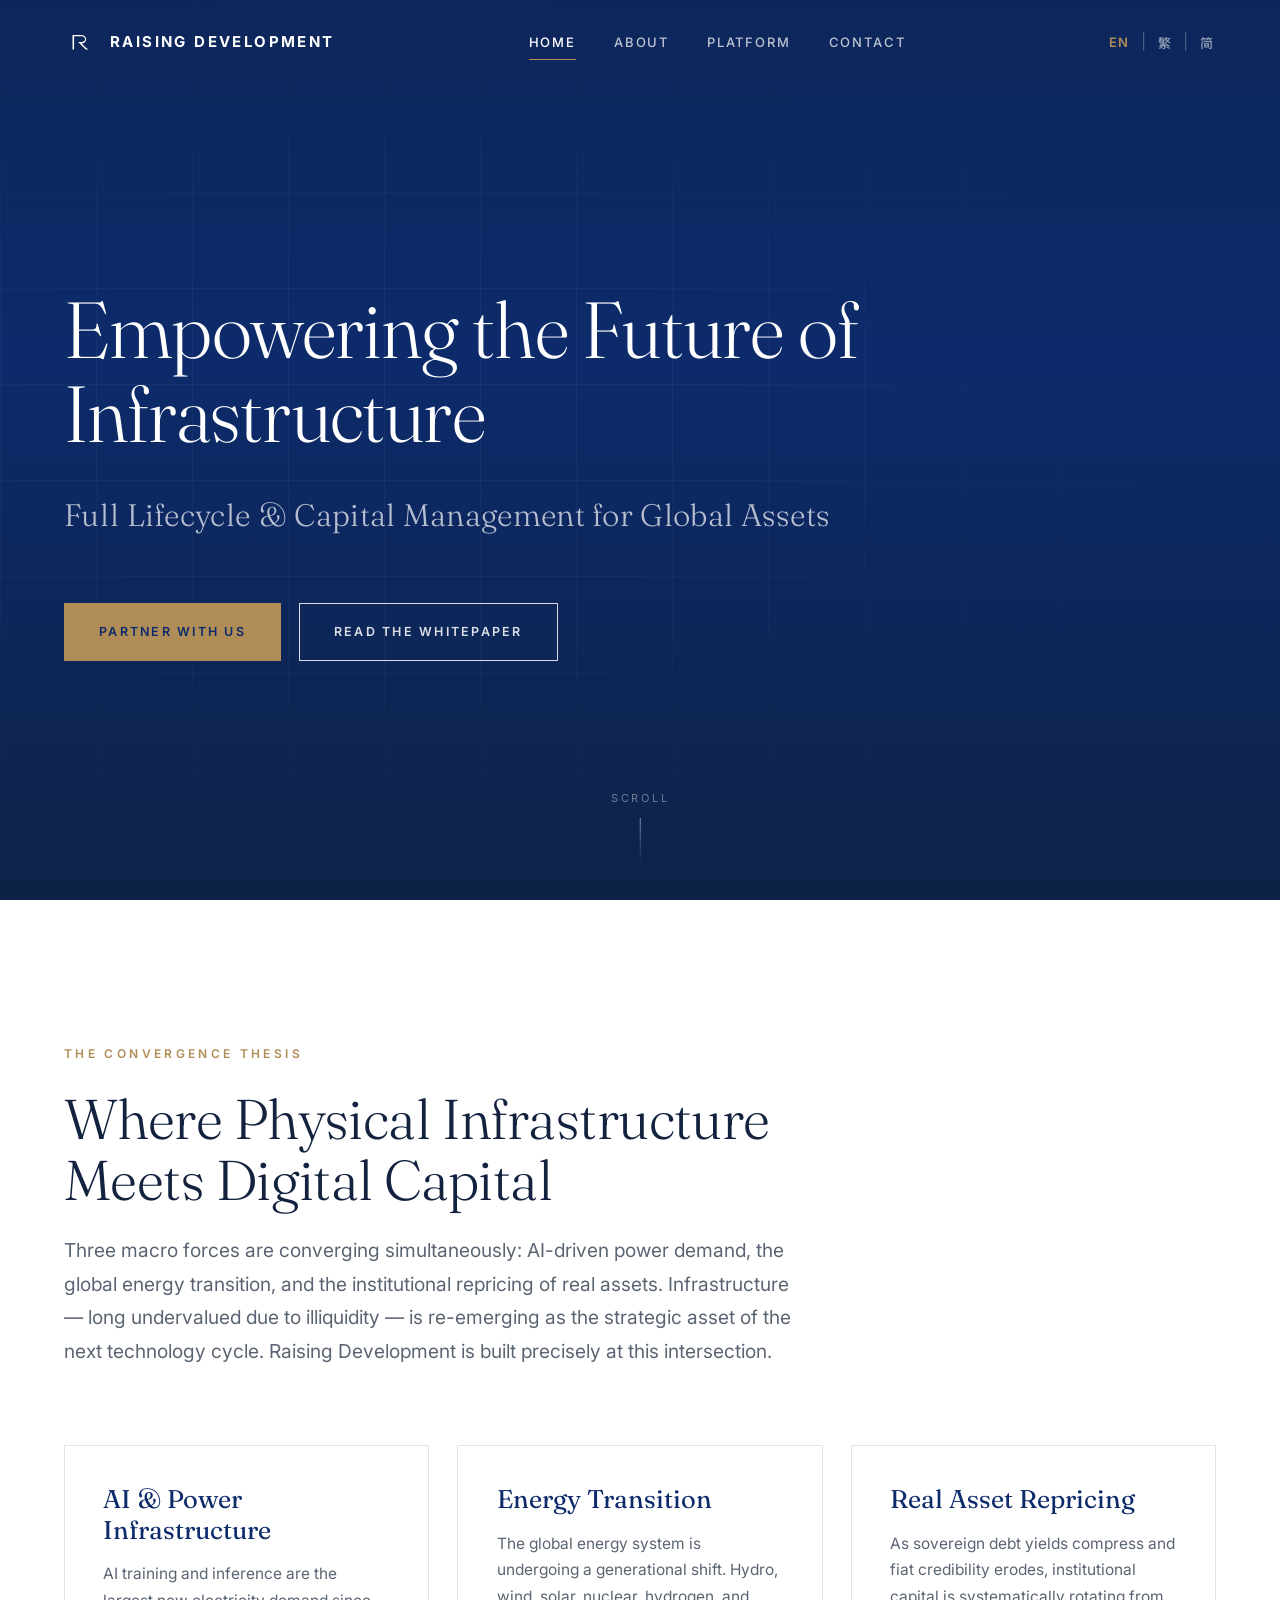
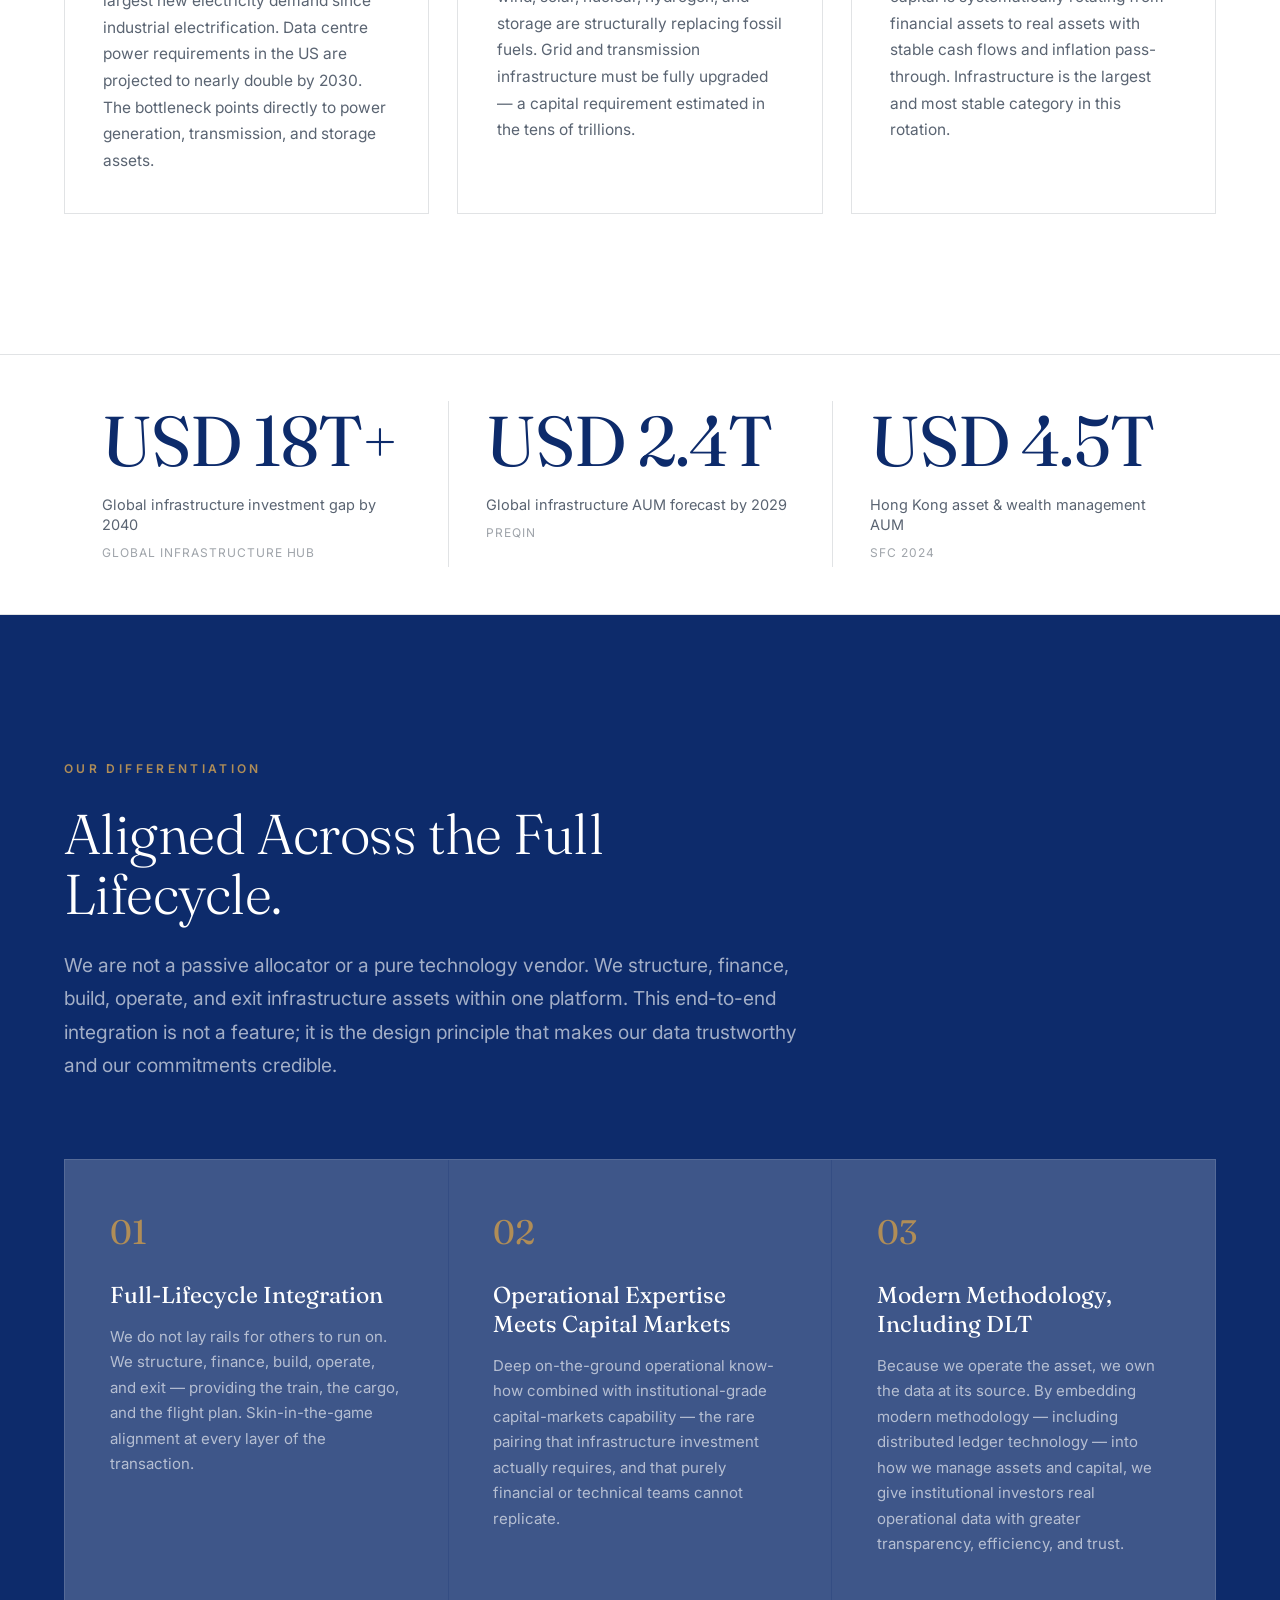
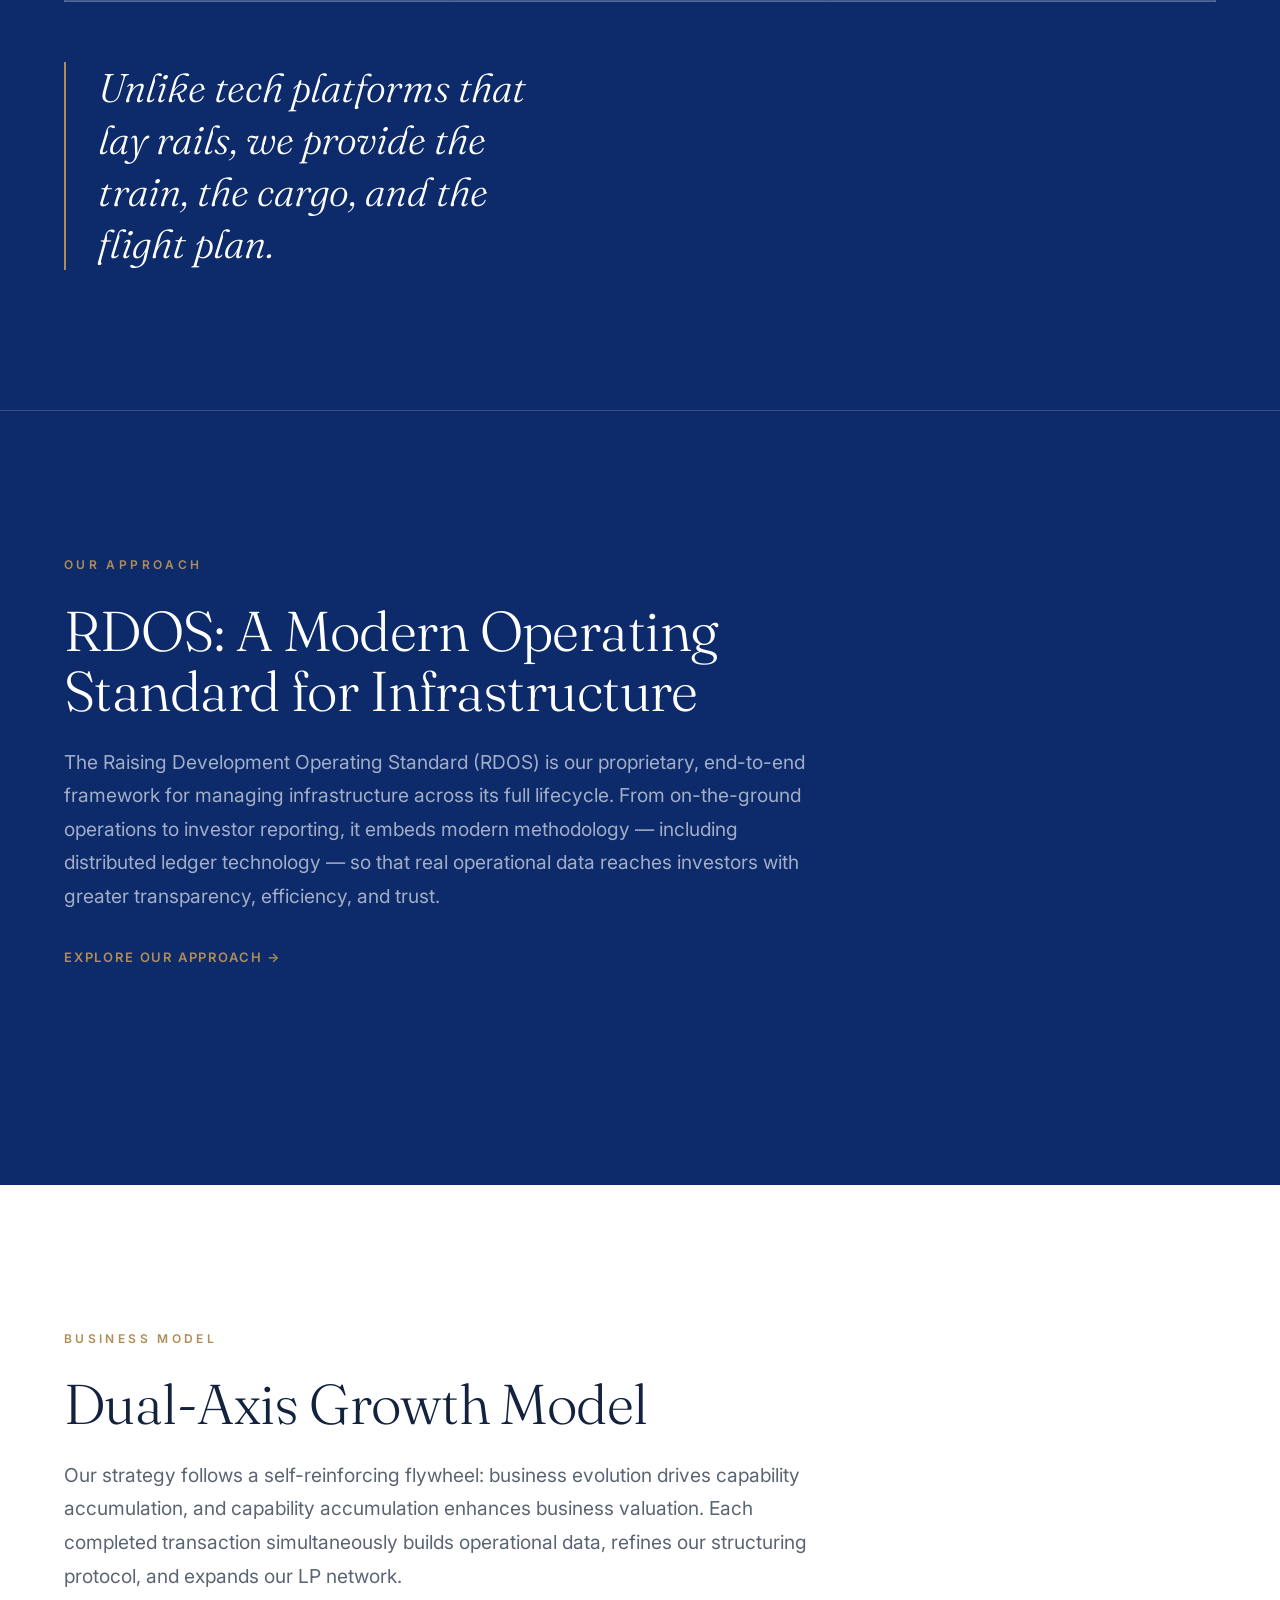
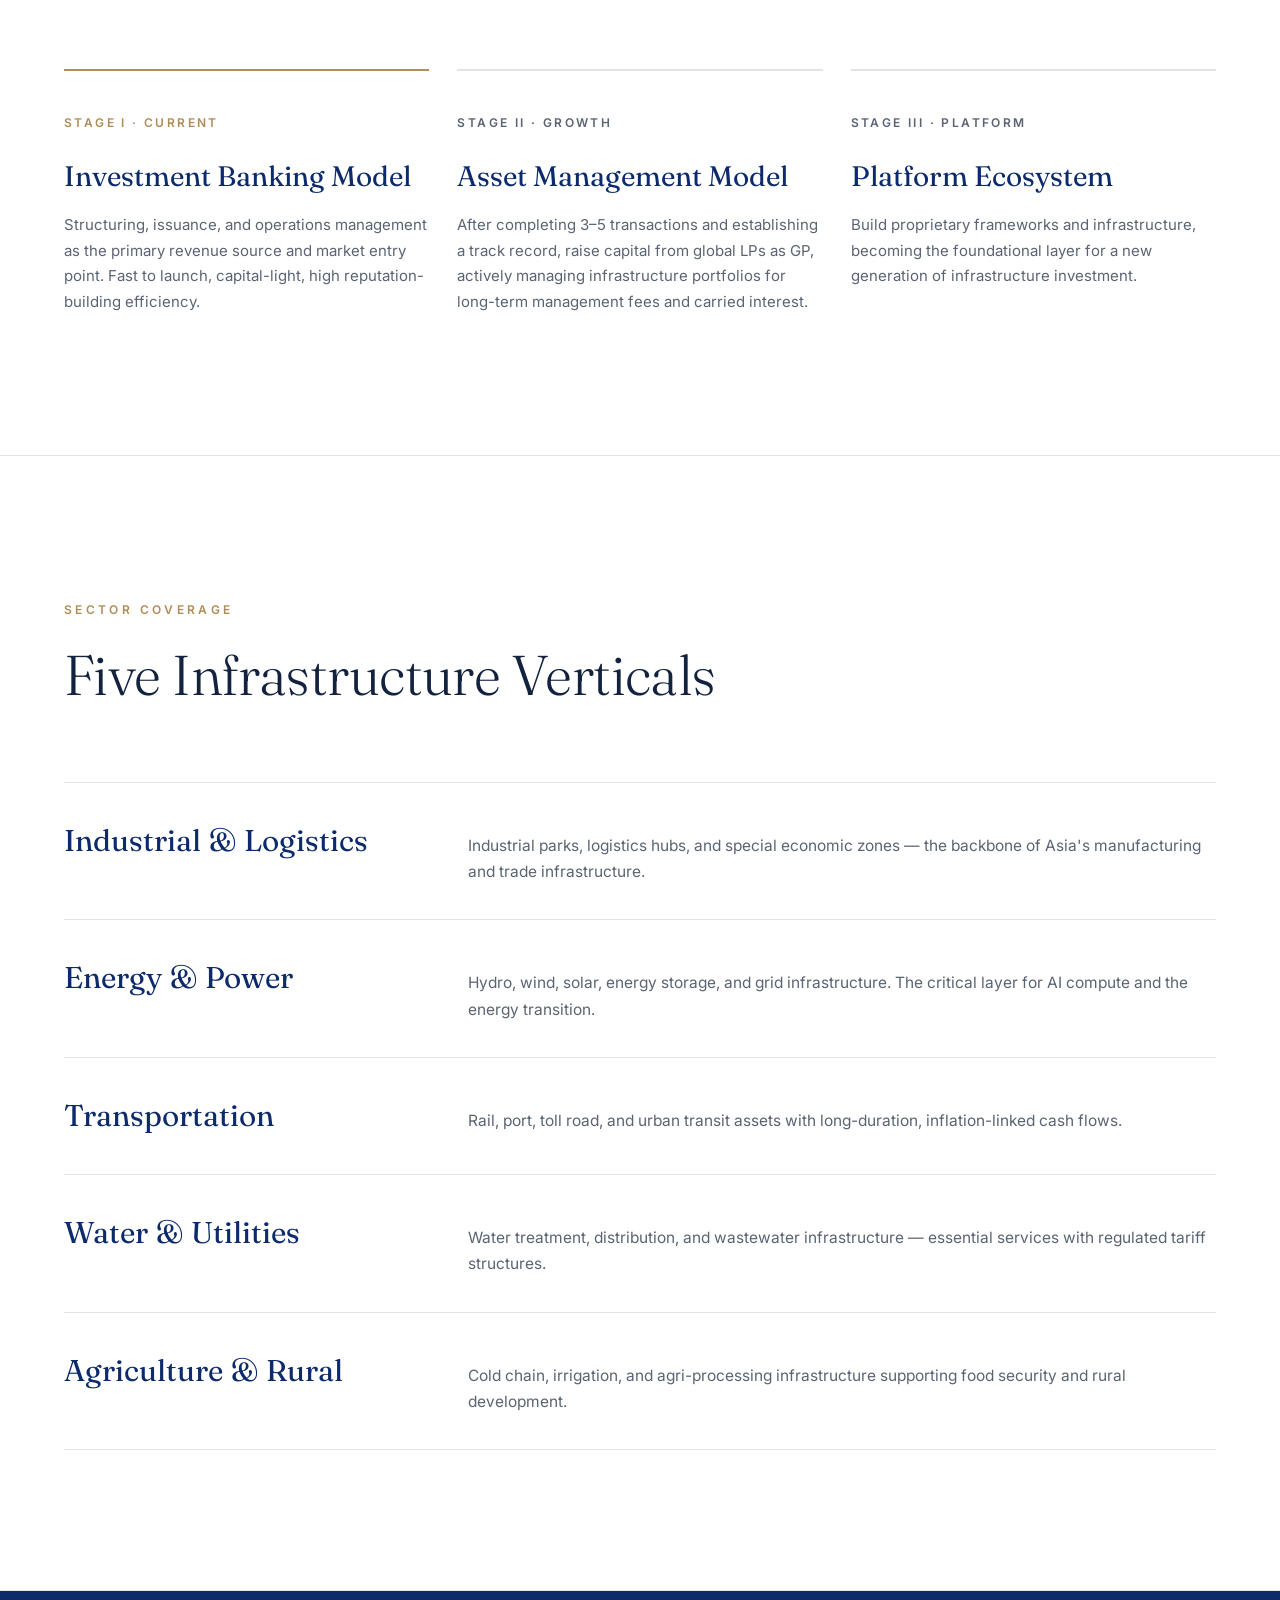
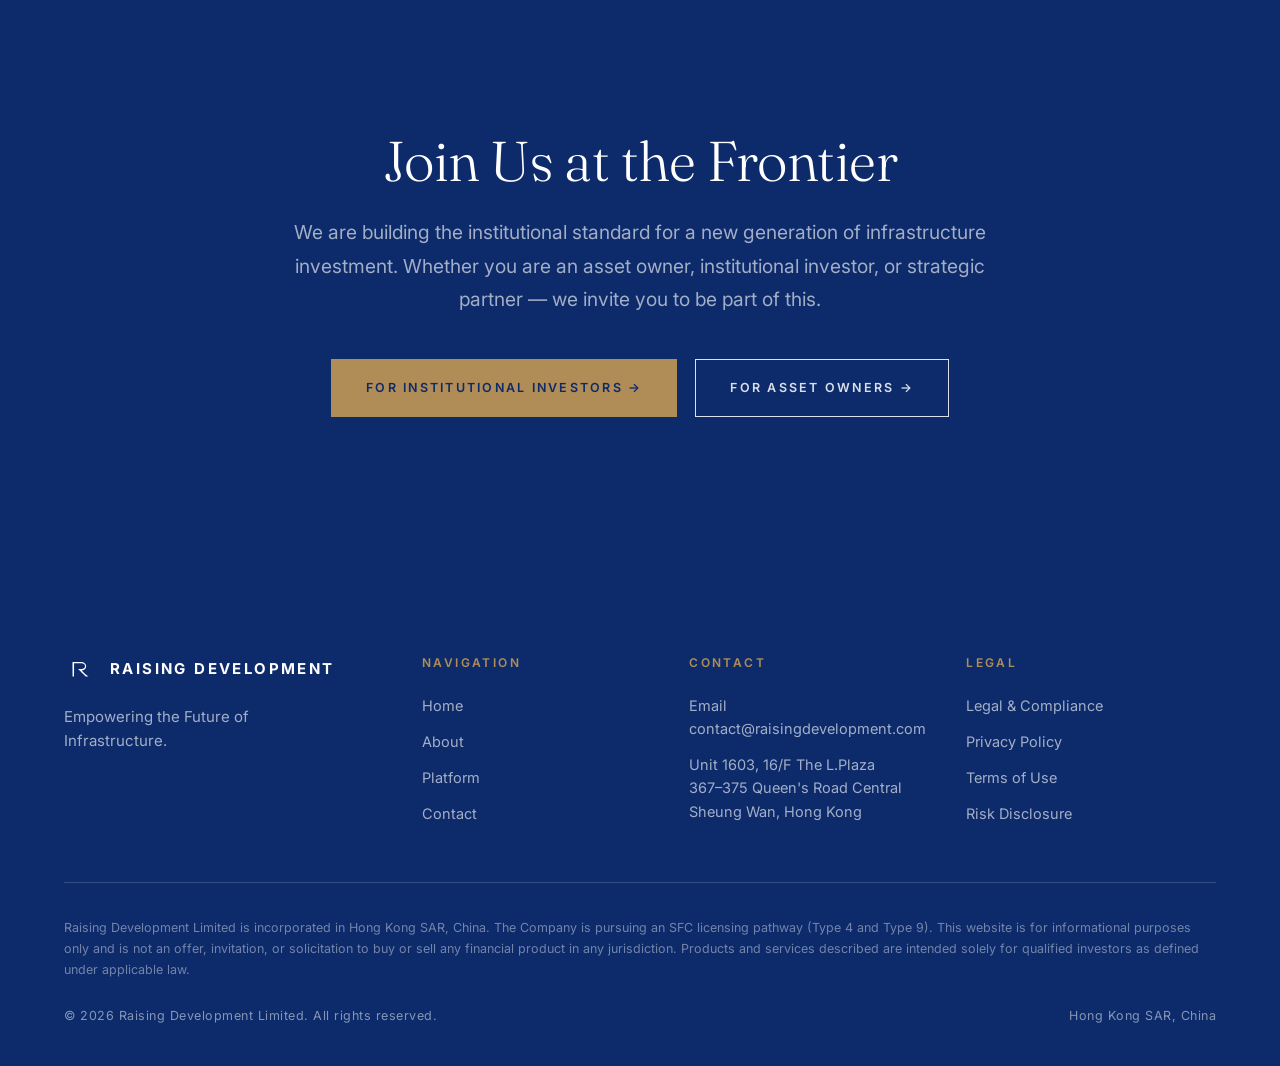
<file: index.html>
<!DOCTYPE html>
<html lang="en" data-locale="en">
<head>
<meta charset="utf-8">
<meta name="viewport" content="width=device-width, initial-scale=1.0, maximum-scale=1">
<title>Raising Development · Empowering the Future of Infrastructure</title>
<meta name="description" content="Raising Development Limited — an infrastructure investment and asset management firm structuring, financing, building, operating, and exiting infrastructure assets across their full life-cycle. Hong Kong-based, institutional-grade.">
<meta name="keywords" content="infrastructure investment, infrastructure asset management, capital markets, real assets, Hong Kong, institutional investors, full lifecycle">
<meta name="robots" content="index, follow">
<link rel="canonical" href="https://raisingdevelopment.com/">
<meta property="og:type" content="website">
<meta property="og:url" content="https://raisingdevelopment.com">
<meta property="og:title" content="Raising Development · Empowering the Future of Infrastructure">
<meta property="og:description" content="An infrastructure investment and asset management firm — structuring, financing, building, operating, and exiting infrastructure assets across their full life-cycle. Hong Kong-based, institutional-grade.">
<meta property="og:image" content="https://raisingdevelopment.com/og-image.png">
<meta property="og:locale" content="en_US">
<meta property="og:locale:alternate" content="zh_TW">
<meta name="twitter:card" content="summary_large_image">
<meta name="twitter:title" content="Raising Development · Empowering the Future of Infrastructure">
<meta name="twitter:description" content="Full-lifecycle infrastructure investment and asset management. Hong Kong-based, institutional-grade.">
<meta name="twitter:image" content="https://raisingdevelopment.com/og-image.png">
<link rel="icon" href="/favicon.svg" type="image/svg+xml">
<link rel="icon" href="/favicon.ico" sizes="any">
<link rel="apple-touch-icon" href="/favicon-192.png">
<link rel="preconnect" href="https://fonts.googleapis.com">
<link rel="preconnect" href="https://fonts.gstatic.com" crossorigin>
<link href="https://fonts.googleapis.com/css2?family=Fraunces:ital,opsz,wght@0,9..144,300;0,9..144,400;0,9..144,600;0,9..144,700;1,9..144,400&family=Inter:wght@300;400;500;600&family=Noto+Serif+SC:wght@400;500;700&family=Noto+Sans+SC:wght@300;400;500&family=Noto+Serif+TC:wght@400;500;700&family=Noto+Sans+TC:wght@300;400;500&display=swap" rel="stylesheet">
<style>
/* =========================================================================
   Raising Development Limited — Brand Stylesheet
   Self-owned static rebuild. No external platform dependency.
   Palette  : navy #0F1B2A · royal #1F3864 · brand #1B2F6E · gold #B08D57
              ivory #F5F1EA · white #FFFFFF
   Type     : Cormorant Garamond / Noto Serif SC (display) · Inter / Noto Sans SC (body)
   ========================================================================= */

:root{
  --navy:#0D2B6B;
  --royal:#0D2B6B;
  --brand:#0D2B6B;
  --gold:#B08D57;
  --gold-soft:#c9a878;
  --ivory:#FFFFFF;
  --white:#FFFFFF;
  --ink:#13233f;
  --muted:#5A6472;
  --muted-light:rgba(255,255,255,.62);
  --line:rgba(15,27,42,.12);
  --line-light:rgba(255,255,255,.16);
  --serif:"Fraunces","Noto Serif SC",Georgia,serif;
  --sans:"Inter","Noto Sans SC",-apple-system,BlinkMacSystemFont,"Segoe UI",sans-serif;
  --maxw:1280px;
  --pad:clamp(20px,5vw,64px);
  --ease:cubic-bezier(.22,.61,.36,1);
}

*{box-sizing:border-box;margin:0;padding:0}
html{scroll-behavior:smooth;-webkit-text-size-adjust:100%}
body{
  font-family:var(--sans);
  color:var(--ink);
  background:var(--white);
  line-height:1.6;
  font-size:16px;
  -webkit-font-smoothing:antialiased;
  text-rendering:optimizeLegibility;
  overflow-x:hidden;
}
img,svg{max-width:100%;display:block}
a{color:inherit;text-decoration:none}

/* ---- Language visibility (trilingual) -------------------------------- */
[data-lang]{display:none}
html[data-locale="en"]      [data-lang="en"],
html[data-locale="zh-Hant"] [data-lang="zh-Hant"],
html[data-locale="zh-Hans"] [data-lang="zh-Hans"]{display:inline}
html:not([data-locale]) [data-lang="en"]{display:inline}
/* block-level translated wrappers keep block flow */
p[data-lang],li[data-lang]{display:none}
html[data-locale="en"]      p[data-lang="en"],
html[data-locale="zh-Hant"] p[data-lang="zh-Hant"],
html[data-locale="zh-Hans"] p[data-lang="zh-Hans"]{display:block}

html[data-locale="zh-Hans"] .serif{font-family:"Noto Serif SC","Fraunces",serif;font-weight:400}
html[data-locale="zh-Hant"] .serif{font-family:"Noto Serif TC","Noto Serif SC","Fraunces",serif;font-weight:400}
html[data-locale="zh-Hans"] body{font-family:"Inter","Noto Sans SC",sans-serif}
html[data-locale="zh-Hant"] body{font-family:"Inter","Noto Sans TC","Noto Sans SC",sans-serif}

/* ---- Layout helpers -------------------------------------------------- */
.wrap{max-width:var(--maxw);margin:0 auto;padding-left:var(--pad);padding-right:var(--pad)}
.section{padding:clamp(72px,11vw,140px) 0}
.section--navy{background:var(--navy);color:var(--white)}
.section--ivory{background:var(--ivory);border-top:1px solid var(--line);border-bottom:1px solid var(--line)}
.section--white{background:var(--white)}
.eyebrow{
  font-family:var(--sans);
  font-size:12px;font-weight:600;letter-spacing:.28em;text-transform:uppercase;
  color:var(--gold);margin-bottom:26px;display:inline-block;
}
.serif{font-family:var(--serif);font-weight:300;line-height:1.08;letter-spacing:-.01em}
h1.serif{font-weight:300}
.h-xl{font-size:clamp(40px,7vw,82px)}
.h-lg{font-size:clamp(32px,5vw,56px)}
.h-md{font-size:clamp(26px,3.4vw,40px)}
.lead{font-size:clamp(17px,1.5vw,20px);color:var(--muted);max-width:62ch;line-height:1.75}
.section--navy .lead{color:var(--muted-light)}
.muted{color:var(--muted)}

/* ---- Buttons --------------------------------------------------------- */
.btn{
  display:inline-flex;align-items:center;gap:.6em;
  font-family:var(--sans);font-size:12.5px;font-weight:600;
  letter-spacing:.18em;text-transform:uppercase;
  padding:18px 34px;border:1px solid transparent;cursor:pointer;
  transition:all .35s var(--ease);white-space:nowrap;
}
.btn--solid{background:var(--gold);color:var(--navy);border-color:var(--gold)}
.btn--solid:hover{background:var(--gold-soft);border-color:var(--gold-soft)}
.btn--ghost{background:transparent;color:inherit;border-color:currentColor;opacity:.85}
.btn--ghost:hover{opacity:1;background:rgba(255,255,255,.06)}
.section--ivory .btn--ghost,.section--white .btn--ghost{border-color:var(--line)}
.section--ivory .btn--ghost:hover,.section--white .btn--ghost:hover{background:rgba(15,27,42,.04)}
.link-arrow{
  font-family:var(--sans);font-size:13px;font-weight:600;letter-spacing:.14em;
  text-transform:uppercase;color:var(--gold);display:inline-flex;align-items:center;gap:.5em;
  transition:gap .3s var(--ease);
}
.link-arrow:hover{gap:.9em}

/* ---- Header / Nav ---------------------------------------------------- */
.site-header{
  position:fixed;top:0;left:0;right:0;z-index:100;
  transition:background .4s var(--ease),box-shadow .4s var(--ease);
  background:transparent;
}
.site-header.scrolled{background:rgba(15,27,42,.96);box-shadow:0 1px 0 rgba(255,255,255,.06)}
.nav{display:flex;align-items:center;justify-content:space-between;height:84px;color:#fff}
.brand{display:flex;align-items:center;gap:14px;font-weight:700;letter-spacing:.16em;font-size:15px;text-transform:uppercase}
.brand .logo,.brand svg.logo{width:32px;height:32px;min-width:32px;flex:none;display:block;color:inherit}
.brand .logo svg{width:100%;height:100%;display:block}
.nav-links{display:flex;align-items:center;gap:38px}
.nav-links a{
  font-size:13px;font-weight:500;letter-spacing:.14em;text-transform:uppercase;
  color:rgba(255,255,255,.72);transition:color .25s;position:relative;padding:6px 0;
}
.nav-links a:hover,.nav-links a.active{color:#fff}
.nav-links a.active::after{content:"";position:absolute;left:0;right:0;bottom:-2px;height:1px;background:var(--gold)}
.lang{display:flex;align-items:center;gap:10px;margin-left:8px}
.lang button{
  background:none;border:none;cursor:pointer;color:rgba(255,255,255,.5);
  font-family:var(--sans);font-size:13px;font-weight:600;letter-spacing:.05em;padding:2px;transition:color .25s;
}
.lang button:hover{color:rgba(255,255,255,.85)}
.lang button.active{color:var(--gold)}
.lang .sep{color:rgba(255,255,255,.25)}
.burger{display:none;background:none;border:none;cursor:pointer;width:30px;height:22px;position:relative}
.burger span{position:absolute;left:0;right:0;height:2px;background:#fff;transition:.3s var(--ease)}
.burger span:nth-child(1){top:0}.burger span:nth-child(2){top:10px}.burger span:nth-child(3){top:20px}

/* mobile drawer */
.drawer{
  position:fixed;inset:0;z-index:99;background:var(--navy);
  display:flex;flex-direction:column;justify-content:center;align-items:center;gap:30px;
  opacity:0;visibility:hidden;transition:.4s var(--ease);
}
.drawer.open{opacity:1;visibility:visible}
.drawer a{color:#fff;font-family:var(--serif);font-size:30px;font-weight:300}
.drawer .lang{display:flex;margin-top:24px}
.drawer .lang button{color:rgba(255,255,255,.6);font-size:16px}
.drawer .lang button.active{color:var(--gold)}
.drawer-close{position:absolute;top:30px;right:var(--pad);background:none;border:none;color:#fff;font-size:28px;cursor:pointer;line-height:1}

/* ---- Hero ------------------------------------------------------------ */
.hero{
  position:relative;min-height:100vh;display:flex;align-items:center;
  background:var(--royal);color:#fff;overflow:hidden;
  padding:104px 0 56px;
}
.hero::before{
  content:"";position:absolute;inset:0;
  background-image:
    linear-gradient(rgba(255,255,255,.045) 1px,transparent 1px),
    linear-gradient(90deg,rgba(255,255,255,.045) 1px,transparent 1px);
  background-size:96px 96px;
  -webkit-mask-image:radial-gradient(ellipse 80% 70% at 30% 50%,#000 30%,transparent 80%);
  mask-image:radial-gradient(ellipse 80% 70% at 30% 50%,#000 30%,transparent 80%);
}
.hero::after{content:"";position:absolute;inset:0;background:linear-gradient(180deg,rgba(15,27,42,.25),rgba(31,56,100,0) 40%,rgba(15,27,42,.55))}
.hero .wrap{position:relative;z-index:2;width:100%}
.hero h1{font-size:clamp(40px,6.2vw,88px);line-height:1.06;margin-bottom:.45em;max-width:19ch}
.hero .sub{font-family:var(--serif);font-weight:300;font-size:clamp(19px,2.5vw,31px);color:rgba(255,255,255,.7);margin-bottom:2em;letter-spacing:.01em}
html[data-locale="zh-Hant"] .hero .sub,html[data-locale="zh-Hans"] .hero .sub{font-family:"Noto Serif SC",var(--serif)}
.hero-actions{display:flex;gap:18px;flex-wrap:wrap}
.scroll-cue{position:absolute;bottom:36px;left:50%;transform:translateX(-50%);z-index:2;color:rgba(255,255,255,.4);font-size:11px;letter-spacing:.25em;text-transform:uppercase;display:flex;flex-direction:column;align-items:center;gap:10px}
.scroll-cue::after{content:"";width:1px;height:46px;background:linear-gradient(rgba(255,255,255,.5),transparent);animation:cue 2s var(--ease) infinite}
@keyframes cue{0%{transform:scaleY(0);transform-origin:top}50%{transform:scaleY(1);transform-origin:top}50.1%{transform-origin:bottom}100%{transform:scaleY(0);transform-origin:bottom}}

/* ---- Section heading block ------------------------------------------ */
.sec-head{max-width:760px;margin-bottom:clamp(48px,6vw,76px)}
.sec-head.center{margin-left:auto;margin-right:auto;text-align:center}
.sec-head .lead{margin-top:24px}

/* ---- Cards / grids --------------------------------------------------- */
.grid{display:grid;gap:28px}
.grid-3{grid-template-columns:repeat(3,1fr)}
.grid-2{grid-template-columns:repeat(2,1fr)}
.card{
  background:var(--white);padding:clamp(28px,3vw,42px);
  border:1px solid var(--line);transition:transform .4s var(--ease),box-shadow .4s var(--ease);
}
.section--ivory .card{box-shadow:0 1px 2px rgba(15,27,42,.04)}
.card:hover{transform:translateY(-4px);box-shadow:0 24px 50px -28px rgba(15,27,42,.28)}
.card h3{font-family:var(--serif);font-weight:400;font-size:clamp(21px,2vw,27px);margin-bottom:16px;color:var(--navy);line-height:1.2}
.card p{color:var(--muted);font-size:15.5px;line-height:1.72}
.card--dark{background:rgba(255,255,255,.03);border-color:var(--line-light)}
.card--dark h3{color:#fff}
.card--dark p{color:var(--muted-light)}

/* ---- Stat band ------------------------------------------------------- */
.stats{display:grid;grid-template-columns:repeat(3,1fr)}
.stat{padding:clamp(30px,4vw,56px) clamp(20px,3vw,44px);position:relative}
.stat + .stat::before{content:"";position:absolute;left:0;top:18%;bottom:18%;width:1px;background:var(--line)}
.section--navy .stat + .stat::before{background:var(--line-light)}
.stat .num{font-family:var(--serif);font-weight:400;font-size:clamp(40px,5.5vw,72px);color:var(--royal);line-height:1;letter-spacing:-.02em}
.section--navy .stat .num{color:#fff}
.stat .label{margin-top:18px;font-size:14.5px;color:var(--muted);line-height:1.4}
.section--navy .stat .label{color:var(--muted-light)}
.stat .src{margin-top:8px;font-size:12px;letter-spacing:.08em;text-transform:uppercase;color:rgba(15,27,42,.4)}
.section--navy .stat .src{color:rgba(255,255,255,.4)}

/* ---- Quote ----------------------------------------------------------- */
.pullquote{font-family:var(--serif);font-weight:300;font-style:italic;font-size:clamp(24px,3.4vw,40px);line-height:1.3;color:#fff;max-width:20ch;margin-top:60px;border-left:2px solid var(--gold);padding-left:32px}
html[data-locale="zh-Hant"] .pullquote,html[data-locale="zh-Hans"] .pullquote{font-family:"Noto Serif SC",var(--serif);font-style:normal}

/* ---- Differentiation pillars ---------------------------------------- */
.pillars{display:grid;grid-template-columns:repeat(3,1fr);gap:1px;background:var(--line-light);border:1px solid var(--line-light)}
.pillar{background:rgba(255,255,255,.05);padding:clamp(32px,3.5vw,48px)}
.pillar .idx{font-family:var(--serif);font-size:34px;color:var(--gold);font-weight:400;margin-bottom:22px;display:block}
.pillar h3{font-family:var(--serif);font-weight:400;font-size:23px;color:#fff;margin-bottom:14px;line-height:1.25}
.pillar p{color:var(--muted-light);font-size:15px;line-height:1.7}

/* ---- Stage / flywheel timeline -------------------------------------- */
.stages{display:grid;grid-template-columns:repeat(3,1fr);gap:28px;margin-top:20px}
.stage{padding:38px 0 0;border-top:2px solid var(--line)}
.stage--current{border-top-color:var(--gold)}
.stage .tag{font-size:12px;font-weight:600;letter-spacing:.2em;text-transform:uppercase;color:var(--muted)}
.stage--current .tag{color:var(--gold)}
.stage h3{font-family:var(--serif);font-weight:400;font-size:clamp(22px,2.2vw,29px);color:var(--navy);margin:18px 0 14px}
.stage p{color:var(--muted);font-size:15px;line-height:1.72}

/* ---- Sector list ----------------------------------------------------- */
.sectors{border-top:1px solid var(--line)}
.sector{display:grid;grid-template-columns:.5fr 1fr;gap:30px;padding:34px 0;border-bottom:1px solid var(--line);align-items:baseline;transition:padding-left .4s var(--ease)}
.sector:hover{padding-left:14px}
.sector h3{font-family:var(--serif);font-weight:400;font-size:clamp(22px,2.4vw,30px);color:var(--navy)}
.sector p{color:var(--muted);font-size:15.5px;line-height:1.7}
@media(max-width:720px){.sector{grid-template-columns:1fr;gap:10px}}

/* ---- CTA band -------------------------------------------------------- */
.cta{text-align:center}
.cta .h-lg{margin-bottom:24px}
.cta-actions{display:flex;gap:18px;justify-content:center;flex-wrap:wrap;margin-top:42px}

/* ---- About: founders ------------------------------------------------- */
.founder{display:grid;grid-template-columns:.8fr 1.2fr;gap:clamp(28px,5vw,72px);padding:clamp(40px,5vw,68px) 0;border-bottom:1px solid var(--line)}
.founder:last-child{border-bottom:none}
.founder .who .name{font-family:var(--serif);font-weight:400;font-size:clamp(30px,3.6vw,46px);color:var(--navy);line-height:1.05}
.founder .who .name small{display:block;font-family:var(--sans);font-size:14px;letter-spacing:.04em;color:var(--muted);margin-top:8px;font-weight:400}
.founder .who .role{margin-top:18px;font-size:12px;font-weight:600;letter-spacing:.2em;text-transform:uppercase;color:var(--gold)}
.founder .bio p{color:var(--muted);font-size:16px;line-height:1.8;margin-bottom:18px}
.founder .bio p:last-child{margin-bottom:0}
@media(max-width:760px){.founder{grid-template-columns:1fr;gap:24px}}

/* ---- Capability triangle -------------------------------------------- */
.triangle-wrap{display:grid;grid-template-columns:1fr 1fr;gap:clamp(36px,5vw,72px);align-items:center}
.tri-visual{position:relative;aspect-ratio:1.1/1;display:flex;align-items:center;justify-content:center}
.cap-cards{display:grid;gap:22px}
.cap{padding:26px 28px;border:1px solid var(--line);border-left:3px solid var(--gold);background:#fff}
.cap h3{font-family:var(--serif);font-weight:400;font-size:22px;color:var(--navy);margin-bottom:10px}
.cap p{color:var(--muted);font-size:15px;line-height:1.7}
@media(max-width:860px){.triangle-wrap{grid-template-columns:1fr}}

/* ---- Company facts --------------------------------------------------- */
.facts{display:grid;grid-template-columns:repeat(2,1fr);gap:1px;background:var(--line);border:1px solid var(--line)}
.fact{background:var(--white);padding:30px 34px}
.fact .k{font-size:12px;font-weight:600;letter-spacing:.18em;text-transform:uppercase;color:var(--gold);margin-bottom:10px}
.fact .v{font-size:16px;color:var(--navy);line-height:1.5}
@media(max-width:640px){.facts{grid-template-columns:1fr}}

/* ---- Platform / RDOS architecture ----------------------------------- */
.rdos-hero{padding-top:clamp(150px,18vh,210px)}
.rdos-mark{font-family:var(--serif);font-size:clamp(60px,9vw,120px);color:var(--gold);font-weight:400;letter-spacing:.04em;line-height:1}
.arch{display:grid;gap:18px;margin-top:20px}
.layer{
  display:grid;grid-template-columns:130px 1fr;gap:clamp(20px,3vw,44px);align-items:start;
  background:rgba(255,255,255,.03);border:1px solid var(--line-light);
  padding:clamp(24px,3vw,38px);transition:background .35s var(--ease),transform .35s var(--ease);
}
.layer:hover{background:rgba(255,255,255,.06);transform:translateX(6px)}
.layer .ln{font-family:var(--serif);color:var(--gold);font-size:13px;font-weight:600;letter-spacing:.2em;text-transform:uppercase}
.layer .ln b{display:block;font-family:var(--serif);font-size:clamp(34px,4vw,52px);font-weight:400;color:#fff;letter-spacing:0;margin-top:6px}
.layer h3{font-family:var(--serif);font-weight:400;font-size:clamp(22px,2.4vw,30px);color:#fff;margin-bottom:18px}
.layer ul{list-style:none;display:grid;gap:12px}
.layer li{color:var(--muted-light);font-size:15px;line-height:1.6;padding-left:22px;position:relative}
.layer li::before{content:"";position:absolute;left:0;top:.6em;width:8px;height:1px;background:var(--gold)}
@media(max-width:640px){.layer{grid-template-columns:1fr;gap:16px}}

/* ---- Contact --------------------------------------------------------- */
.contact-grid{display:grid;grid-template-columns:1.3fr 1fr;gap:clamp(40px,6vw,90px)}
@media(max-width:880px){.contact-grid{grid-template-columns:1fr;gap:50px}}
input[type=hidden]{display:none !important}
.field{margin-bottom:26px}
.field label{display:block;font-size:12px;font-weight:600;letter-spacing:.18em;text-transform:uppercase;color:var(--muted);margin-bottom:10px}
.field input,.field select,.field textarea{
  width:100%;font-family:var(--sans);font-size:16px;color:var(--navy);
  padding:14px 0;border:none;border-bottom:1px solid var(--line);background:transparent;transition:border-color .3s;
}
.field input:focus,.field select:focus,.field textarea:focus{outline:none;border-bottom-color:var(--gold)}
.field textarea{resize:vertical;min-height:120px}
.aside-block{padding:34px;background:#fff;border:1px solid var(--line);margin-bottom:24px}
.aside-block h3{font-family:var(--serif);font-weight:400;font-size:26px;color:var(--navy);margin-bottom:14px}
.aside-block p{color:var(--muted);font-size:15.5px;line-height:1.7;margin-bottom:20px}
.contact-meta{display:grid;gap:26px;margin-top:8px}
.cm .k{font-size:12px;font-weight:600;letter-spacing:.18em;text-transform:uppercase;color:var(--gold);margin-bottom:8px}
.cm .v{color:var(--navy);font-size:16px;line-height:1.55}
.form-note{font-size:13px;color:var(--muted);margin-top:8px}
.form-status{margin-top:18px;font-size:14px;display:none}
.form-status.show{display:block}
.form-status.ok{color:#2c7a4b}
.form-status.err{color:#b03a3a}

/* ---- Footer ---------------------------------------------------------- */
.site-footer{background:var(--navy);color:#fff;padding:clamp(64px,8vw,96px) 0 40px}
.footer-top{display:grid;grid-template-columns:1.4fr 1fr 1fr 1.1fr;gap:40px;padding-bottom:56px;border-bottom:1px solid var(--line-light)}
.footer-brand .brand{margin-bottom:20px}
.footer-brand p{color:var(--muted-light);font-size:15px;max-width:30ch}
.fcol h4{font-size:12px;font-weight:600;letter-spacing:.2em;text-transform:uppercase;color:var(--gold);margin-bottom:22px}
.fcol ul{list-style:none;display:grid;gap:13px}
.fcol a,.fcol li{color:var(--muted-light);font-size:14.5px;transition:color .25s}
.fcol a:hover{color:#fff}
.fcol .addr{line-height:1.6}
.footer-legal{padding-top:34px;display:flex;flex-direction:column;gap:18px}
.footer-legal .disc{color:rgba(255,255,255,.42);font-size:12.5px;line-height:1.7}
.footer-bottom{display:flex;justify-content:space-between;gap:20px;flex-wrap:wrap;color:rgba(255,255,255,.5);font-size:12.5px;letter-spacing:.04em;padding-top:8px}
@media(max-width:900px){.footer-top{grid-template-columns:1fr 1fr}.footer-brand{grid-column:1/-1}}
@media(max-width:520px){.footer-top{grid-template-columns:1fr}}

/* ---- Reveal animation ------------------------------------------------ */
.reveal{opacity:0;transform:translateY(26px);transition:opacity .9s var(--ease),transform .9s var(--ease)}
.reveal.in{opacity:1;transform:none}
@media(prefers-reduced-motion:reduce){.reveal{opacity:1;transform:none;transition:none}.scroll-cue::after{animation:none}}

/* ---- Page hero (interior) ------------------------------------------- */
.page-hero{background:var(--navy);color:#fff;padding:clamp(150px,20vh,240px) 0 clamp(60px,8vw,110px)}
.page-hero h1{margin-top:18px}
.page-hero .lead{color:var(--muted-light);margin-top:26px}

/* ---- Responsive nav -------------------------------------------------- */
@media(max-width:980px){
  .nav-links{display:none}
  .nav .lang{display:none}
  .burger{display:block}
  .grid-3,.stages{grid-template-columns:1fr}
  .pillars{grid-template-columns:1fr;gap:1px}
  .triangle-wrap{grid-template-columns:1fr}
}
@media(max-width:680px){
  .grid-2,.facts{grid-template-columns:1fr}
  .stat + .stat::before{display:none}
  .stats{gap:1px;background:var(--line)}
  .section--navy .stats{background:var(--line-light)}
  .stat{background:var(--white)}
  .section--navy .stat{background:var(--navy)}
}

</style>
</head>
<body>

<!-- ============ HEADER ============ -->
<header class="site-header">
  <div class="wrap nav">
    <a class="brand" href="/" aria-label="Raising Development">
      <svg class="logo" viewBox="0 0 10240 10240" aria-hidden="true"><g transform="translate(0,10240) scale(1,-1)" fill="currentColor"><path d="M2743 7405 c-10 -11 -13 -493 -13 -2335 0 -1999 2 -2323 14 -2336 12 -11 58 -14 239 -14 196 0 226 2 231 16 3 9 6 958 6 2110 l0 2094 1208 0 c1146 0 1402 -5 1457 -29 11 -5 49 -15 85 -22 36 -7 76 -19 90 -26 14 -7 40 -16 58 -19 17 -3 32 -10 32 -14 0 -4 18 -13 40 -20 22 -7 40 -16 40 -20 0 -3 16 -12 35 -20 19 -7 36 -19 39 -27 3 -7 11 -13 17 -13 16 0 26 -9 131 -114 99 -101 118 -122 118 -136 0 -6 7 -13 15 -16 8 -4 13 -10 10 -14 -3 -4 2 -13 10 -20 8 -7 15 -19 15 -26 0 -8 5 -14 11 -14 5 0 7 -4 4 -10 -3 -5 -2 -10 4 -10 6 0 13 -16 17 -35 3 -19 10 -35 14 -35 5 0 14 -26 20 -57 7 -32 17 -61 23 -65 15 -9 15 -291 0 -310 -5 -7 -16 -41 -23 -75 -7 -35 -16 -63 -21 -63 -4 0 -11 -15 -15 -34 -3 -19 -12 -37 -19 -39 -7 -3 -16 -18 -19 -33 -4 -16 -16 -34 -27 -42 -10 -7 -19 -18 -19 -23 0 -6 -16 -25 -35 -43 -19 -19 -35 -38 -35 -43 0 -12 -40 -48 -62 -56 -10 -4 -18 -10 -18 -15 0 -5 -24 -24 -52 -42 -29 -19 -55 -36 -58 -39 -6 -7 -53 -34 -90 -53 -14 -7 -28 -16 -31 -21 -3 -5 -8 -8 -10 -7 -7 2 -42 -10 -72 -26 -16 -8 -33 -12 -38 -8 -5 3 -9 1 -9 -4 0 -5 -21 -12 -46 -16 -26 -3 -53 -11 -59 -16 -7 -6 -53 -16 -101 -22 -49 -7 -92 -17 -96 -22 -5 -8 -204 -13 -620 -16 l-612 -5 226 -226 c125 -125 234 -229 242 -232 9 -4 16 -11 16 -16 0 -11 88 -101 98 -101 4 0 162 -155 352 -345 190 -190 348 -345 352 -345 4 0 162 -154 350 -343 189 -189 351 -346 361 -350 9 -3 17 -12 17 -18 0 -13 45 -59 74 -74 10 -5 18 -13 17 -17 -2 -11 32 -43 52 -51 9 -3 17 -13 17 -22 0 -8 6 -15 13 -15 7 0 64 -52 127 -115 l113 -115 429 0 c279 0 428 3 428 10 0 6 -7 10 -15 10 -7 0 -18 6 -22 13 -4 6 -21 19 -38 27 -16 8 -34 21 -38 27 -4 7 -15 13 -22 13 -8 0 -15 3 -15 8 0 8 -57 42 -66 39 -3 -1 -10 6 -15 16 -6 9 -15 17 -21 17 -6 0 -24 14 -40 30 -15 17 -31 30 -34 30 -8 0 -88 64 -97 78 -4 6 -13 12 -19 12 -6 0 -18 6 -27 14 -87 79 -119 106 -127 106 -5 0 -25 18 -44 40 -19 22 -39 40 -44 40 -15 0 -390 352 -836 787 -462 449 -630 615 -630 622 0 4 61 13 136 19 75 6 142 16 148 21 6 5 48 15 94 22 45 7 82 16 82 19 0 3 19 12 43 19 66 21 254 116 269 137 4 6 8 6 8 2 0 -8 80 48 111 78 9 8 20 15 25 15 12 0 254 242 254 254 0 5 11 24 25 42 14 18 25 37 25 42 0 6 6 12 13 15 7 3 19 23 27 46 7 23 16 41 20 41 4 0 13 18 20 40 7 22 17 40 21 40 5 0 11 16 15 35 3 19 10 35 15 35 5 0 6 6 3 14 -3 8 -1 17 5 20 6 4 13 29 17 57 4 27 10 52 14 54 5 3 6 14 3 25 -3 11 1 27 8 36 19 23 19 375 0 398 -7 9 -11 27 -9 41 3 14 2 25 -3 25 -4 0 -10 19 -14 43 -4 23 -11 47 -16 53 -6 7 -9 16 -8 20 1 5 -3 22 -9 37 -7 16 -12 33 -12 38 0 5 -4 9 -9 9 -5 0 -12 15 -16 33 -4 17 -13 42 -21 55 -8 12 -11 22 -7 22 5 0 0 5 -9 11 -10 5 -18 17 -18 24 0 8 -4 15 -8 15 -5 0 -14 16 -22 35 -8 19 -17 35 -22 35 -4 0 -8 5 -8 11 0 6 -14 28 -31 48 -17 20 -45 53 -62 74 -59 71 -124 137 -135 137 -6 0 -17 8 -24 18 -17 22 -84 72 -97 72 -5 0 -14 7 -19 16 -10 17 -24 26 -129 79 -40 20 -73 40 -73 45 0 5 -15 12 -32 15 -18 4 -46 15 -63 25 -16 10 -47 21 -67 25 -21 4 -38 11 -38 15 0 4 -28 13 -62 20 -35 6 -67 15 -73 20 -5 4 -50 13 -100 20 -49 7 -95 16 -100 21 -6 4 -75 11 -153 15 -78 4 -142 11 -142 15 0 5 -633 9 -1407 9 -1203 -1 -1410 -3 -1420 -15z"/></g></svg>
      <span data-lang="en">Raising Development</span>
      <span data-lang="zh-Hant">潤信發展</span>
      <span data-lang="zh-Hans">润信发展</span>
    </a>
    <nav class="nav-links">
      <a href="/" class="active"><span data-lang="en">Home</span><span data-lang="zh-Hant">首頁</span><span data-lang="zh-Hans">首页</span></a>
      <a href="/about"><span data-lang="en">About</span><span data-lang="zh-Hant">關於我們</span><span data-lang="zh-Hans">关于我们</span></a>
      <a href="/platform"><span data-lang="en">Platform</span><span data-lang="zh-Hant">平台</span><span data-lang="zh-Hans">平台</span></a>
      <a href="/contact"><span data-lang="en">Contact</span><span data-lang="zh-Hant">聯絡我們</span><span data-lang="zh-Hans">联系我们</span></a>
    </nav>
    <div class="lang">
      <button data-set-locale="en">EN</button><span class="sep">|</span>
      <button data-set-locale="zh-Hant">繁</button><span class="sep">|</span>
      <button data-set-locale="zh-Hans">简</button>
    </div>
    <button class="burger" aria-label="Menu"><span></span><span></span><span></span></button>
  </div>
</header>

<!-- ============ MOBILE DRAWER ============ -->
<div class="drawer">
  <button class="drawer-close" aria-label="Close">✕</button>
  <a href="/"><span data-lang="en">Home</span><span data-lang="zh-Hant">首頁</span><span data-lang="zh-Hans">首页</span></a>
  <a href="/about"><span data-lang="en">About</span><span data-lang="zh-Hant">關於我們</span><span data-lang="zh-Hans">关于我们</span></a>
  <a href="/platform"><span data-lang="en">Platform</span><span data-lang="zh-Hant">平台</span><span data-lang="zh-Hans">平台</span></a>
  <a href="/contact"><span data-lang="en">Contact</span><span data-lang="zh-Hant">聯絡我們</span><span data-lang="zh-Hans">联系我们</span></a>
  <div class="lang">
    <button data-set-locale="en">EN</button><span class="sep">|</span>
    <button data-set-locale="zh-Hant">繁</button><span class="sep">|</span>
    <button data-set-locale="zh-Hans">简</button>
  </div>
</div>

<!-- ============ HERO ============ -->
<section class="hero">
  <div class="wrap">
    <h1 class="serif reveal">
      <span data-lang="en">Empowering the Future of Infrastructure</span>
      <span data-lang="zh-Hant">賦能未來基建</span>
      <span data-lang="zh-Hans">赋能未来基建</span>
    </h1>
    <p class="sub reveal">
      <span data-lang="en">Full Lifecycle &amp; Capital Management for Global Assets</span>
      <span data-lang="zh-Hant">全球資產全生命週期投資管理</span>
      <span data-lang="zh-Hans">全球资产全生命周期投资管理</span>
    </p>
    <div class="hero-actions reveal">
      <a class="btn btn--solid" href="/contact">
        <span data-lang="en">Partner With Us</span><span data-lang="zh-Hant">攜手合作</span><span data-lang="zh-Hans">携手合作</span>
      </a>
      <a class="btn btn--ghost" data-whitepaper href="whitepaper-en.pdf" target="_blank" rel="noopener">
        <span data-lang="en">Read the Whitepaper</span><span data-lang="zh-Hant">閱讀白皮書</span><span data-lang="zh-Hans">阅读白皮书</span>
      </a>
    </div>
  </div>
  <div class="scroll-cue"><span data-lang="en">Scroll</span><span data-lang="zh-Hant">向下滾動</span><span data-lang="zh-Hans">向下滚动</span></div>
</section>

<!-- ============ CONVERGENCE THESIS ============ -->
<section class="section section--white">
  <div class="wrap">
    <div class="sec-head reveal">
      <span class="eyebrow"><span data-lang="en">The Convergence Thesis</span><span data-lang="zh-Hant">融合命題</span><span data-lang="zh-Hans">融合命题</span></span>
      <h2 class="serif h-lg"><span data-lang="en">Where Physical Infrastructure Meets Digital Capital</span><span data-lang="zh-Hant">實體基建與數字資本的交匯點</span><span data-lang="zh-Hans">实体基建与数字资本的交汇点</span></h2>
      <p class="lead">
        <span data-lang="en">Three macro forces are converging simultaneously: AI-driven power demand, the global energy transition, and the institutional repricing of real assets. Infrastructure — long undervalued due to illiquidity — is re-emerging as the strategic asset of the next technology cycle. Raising Development is built precisely at this intersection.</span>
        <span data-lang="zh-Hant">三大宏觀力量正在同步交匯：AI 驅動的電力需求、全球能源轉型，以及機構資本對實物資產的重新定價。基礎設施——長期因流動性不足而被低估——正在重新成為下一個科技周期的戰略資產。潤信發展正是在這一交匯點上構建而成。</span>
        <span data-lang="zh-Hans">三大宏观力量正在同步交汇：AI 驱动的电力需求、全球能源转型，以及机构资本对实物资产的重新定价。基础设施——长期因流动性不足而被低估——正在重新成为下一个科技周期的战略资产。润信发展正是在这一交汇点上构建而成。</span>
      </p>
    </div>
    <div class="grid grid-3">
      <article class="card reveal">
        <h3><span data-lang="en">AI &amp; Power Infrastructure</span><span data-lang="zh-Hant">AI 與電力基建</span><span data-lang="zh-Hans">AI 与电力基建</span></h3>
        <p><span data-lang="en">AI training and inference are the largest new electricity demand since industrial electrification. Data centre power requirements in the US are projected to nearly double by 2030. The bottleneck points directly to power generation, transmission, and storage assets.</span><span data-lang="zh-Hant">AI 訓練與推理正成為繼工業電氣化以來最大規模的新增電力需求。美國數據中心用電量預計到 2030 年接近翻倍。瓶頸直接指向電源、電網與儲能三類基礎設施資產。</span><span data-lang="zh-Hans">AI 训练与推理正成为继工业电气化以来最大规模的新增电力需求。美国数据中心用电量预计到 2030 年接近翻倍。瓶颈直接指向电源、电网与储能三类基础设施资产。</span></p>
      </article>
      <article class="card reveal">
        <h3><span data-lang="en">Energy Transition</span><span data-lang="zh-Hant">能源轉型</span><span data-lang="zh-Hans">能源转型</span></h3>
        <p><span data-lang="en">The global energy system is undergoing a generational shift. Hydro, wind, solar, nuclear, hydrogen, and storage are structurally replacing fossil fuels. Grid and transmission infrastructure must be fully upgraded — a capital requirement estimated in the tens of trillions.</span><span data-lang="zh-Hant">全球能源系統正在經歷代際切換。水電、風電、光伏、核電、氫能與儲能正在結構性替代化石能源。電網與輸配基礎設施需要全面升級——資本需求估計達數十萬億美元。</span><span data-lang="zh-Hans">全球能源系统正在经历代际切换。水电、风电、光伏、核电、氢能与储能正在结构性替代化石能源。电网与输配基础设施需要全面升级——资本需求估计达数十万亿美元。</span></p>
      </article>
      <article class="card reveal">
        <h3><span data-lang="en">Real Asset Repricing</span><span data-lang="zh-Hant">實物資產重估</span><span data-lang="zh-Hans">实物资产重估</span></h3>
        <p><span data-lang="en">As sovereign debt yields compress and fiat credibility erodes, institutional capital is systematically rotating from financial assets to real assets with stable cash flows and inflation pass-through. Infrastructure is the largest and most stable category in this rotation.</span><span data-lang="zh-Hant">隨著主權債務收益率承壓、法幣信用邊際下降，機構資金正系統性地從金融資產輪動至具備穩定現金流與通脹傳導能力的實物資產。基礎設施是這一輪動中規模最大、現金流最穩定的類別。</span><span data-lang="zh-Hans">随着主权债务收益率承压、法币信用边际下降，机构资金正系统性地从金融资产轮动至具备稳定现金流与通胀传导能力的实物资产。基础设施是这一轮动中规模最大、现金流最稳定的类别。</span></p>
      </article>
    </div>
  </div>
</section>

<!-- ============ STATS ============ -->
<section class="section--ivory">
  <div class="wrap"><div class="stats reveal">
    <div class="stat">
      <div class="num">USD 18T+</div>
      <div class="label"><span data-lang="en">Global infrastructure investment gap by 2040</span><span data-lang="zh-Hant">至 2040 年全球基礎設施投資缺口</span><span data-lang="zh-Hans">至 2040 年全球基础设施投资缺口</span></div>
      <div class="src">Global Infrastructure Hub</div>
    </div>
    <div class="stat">
      <div class="num">USD 2.4T</div>
      <div class="label"><span data-lang="en">Global infrastructure AUM forecast by 2029</span><span data-lang="zh-Hant">2029 年全球基礎設施資產管理規模預測</span><span data-lang="zh-Hans">2029 年全球基础设施资产管理规模预测</span></div>
      <div class="src">Preqin</div>
    </div>
    <div class="stat">
      <div class="num">USD 4.5T</div>
      <div class="label"><span data-lang="en">Hong Kong asset &amp; wealth management AUM</span><span data-lang="zh-Hant">香港資產及財富管理規模 (AUM)</span><span data-lang="zh-Hans">香港资产及财富管理规模 (AUM)</span></div>
      <div class="src">SFC 2024</div>
    </div>
  </div></div>
</section>

<!-- ============ DIFFERENTIATION ============ -->
<section class="section section--navy">
  <div class="wrap">
    <div class="sec-head reveal">
      <span class="eyebrow"><span data-lang="en">Our Differentiation</span><span data-lang="zh-Hant">我們的差異化</span><span data-lang="zh-Hans">我们的差异化</span></span>
      <h2 class="serif h-lg"><span data-lang="en">Aligned Across the Full Lifecycle.</span><span data-lang="zh-Hant">貫穿全生命週期的責任綁定。</span><span data-lang="zh-Hans">贯穿全生命周期的责任绑定。</span></h2>
      <p class="lead"><span data-lang="en">We are not a passive allocator or a pure technology vendor. We structure, finance, build, operate, and exit infrastructure assets within one platform. This end-to-end integration is not a feature; it is the design principle that makes our data trustworthy and our commitments credible.</span><span data-lang="zh-Hant">我們不是被動的配置者，也不是單純的技術供應商。我們在同一平台內完成基礎設施資產的結構設計、融資、建設、營運與退出。這種端到端的一體化並非附加功能，而是使我們的數據可信、承諾可靠的根本設計原則。</span><span data-lang="zh-Hans">我们不是被动的配置者，也不是单纯的技术供应商。我们在同一平台内完成基础设施资产的结构设计、融资、建设、运营与退出。这种端到端的一体化并非附加功能，而是使我们的数据可信、承诺可靠的根本设计原则。</span></p>
    </div>
    <div class="pillars reveal">
      <div class="pillar">
        <span class="idx">01</span>
        <h3><span data-lang="en">Full-Lifecycle Integration</span><span data-lang="zh-Hant">全生命週期一體化</span><span data-lang="zh-Hans">全生命周期一体化</span></h3>
        <p><span data-lang="en">We do not lay rails for others to run on. We structure, finance, build, operate, and exit — providing the train, the cargo, and the flight plan. Skin-in-the-game alignment at every layer of the transaction.</span><span data-lang="zh-Hant">我們不只是為他人鋪設軌道。我們完成結構設計、融資、建設、營運與退出——提供列車、貨物與飛行計劃。在交易的每一層都有切身利益的對齊。</span><span data-lang="zh-Hans">我们不只是为他人铺设轨道。我们完成结构设计、融资、建设、运营与退出——提供列车、货物与飞行计划。在交易的每一层都有切身利益的对齐。</span></p>
      </div>
      <div class="pillar">
        <span class="idx">02</span>
        <h3><span data-lang="en">Operational Expertise Meets Capital Markets</span><span data-lang="zh-Hant">運營專長 × 資本市場</span><span data-lang="zh-Hans">运营专长 × 资本市场</span></h3>
        <p><span data-lang="en">Deep on-the-ground operational know-how combined with institutional-grade capital-markets capability — the rare pairing that infrastructure investment actually requires, and that purely financial or technical teams cannot replicate.</span><span data-lang="zh-Hant">深耕一線的營運專長，與機構級資本市場能力相結合——這正是基礎設施投資真正需要、而純金融或純技術團隊難以複製的稀缺組合。</span><span data-lang="zh-Hans">深耕一线的运营专长，与机构级资本市场能力相结合——这正是基础设施投资真正需要、而纯金融或纯技术团队难以复制的稀缺组合。</span></p>
      </div>
      <div class="pillar">
        <span class="idx">03</span>
        <h3><span data-lang="en">Modern Methodology, Including DLT</span><span data-lang="zh-Hant">現代方法論，涵蓋 DLT</span><span data-lang="zh-Hans">现代方法论，涵盖 DLT</span></h3>
        <p><span data-lang="en">Because we operate the asset, we own the data at its source. By embedding modern methodology — including distributed ledger technology — into how we manage assets and capital, we give institutional investors real operational data with greater transparency, efficiency, and trust.</span><span data-lang="zh-Hant">因為我們運營資產，我們在源頭擁有數據。透過將包括分散式帳本技術（DLT）在內的現代方法論嵌入資產與資本的管理，我們為機構投資者提供更具透明度、效率與信任的真實運營數據。</span><span data-lang="zh-Hans">因为我们运营资产，我们在源头拥有数据。通过将包括分布式账本技术（DLT）在内的现代方法论嵌入资产与资本的管理，我们为机构投资者提供更具透明度、效率与信任的真实运营数据。</span></p>
      </div>
    </div>
    <blockquote class="pullquote reveal">
      <span data-lang="en">Unlike tech platforms that lay rails, we provide the train, the cargo, and the flight plan.</span>
      <span data-lang="zh-Hant">技術平台只鋪軌道；我們提供列車、貨物與飛行計劃。</span>
      <span data-lang="zh-Hans">技术平台只铺轨道；我们提供列车、货物与飞行计划。</span>
    </blockquote>
  </div>
</section>

<!-- ============ PLATFORM TEASER ============ -->
<section class="section section--navy" style="border-top:1px solid var(--line-light)">
  <div class="wrap">
    <div class="sec-head reveal">
      <span class="eyebrow"><span data-lang="en">Our Approach</span><span data-lang="zh-Hant">我們的方法</span><span data-lang="zh-Hans">我们的方法</span></span>
      <h2 class="serif h-lg"><span data-lang="en">RDOS: A Modern Operating Standard for Infrastructure</span><span data-lang="zh-Hant">RDOS：現代化的基礎設施運營標準</span><span data-lang="zh-Hans">RDOS：现代化的基础设施运营标准</span></h2>
      <p class="lead"><span data-lang="en">The Raising Development Operating Standard (RDOS) is our proprietary, end-to-end framework for managing infrastructure across its full lifecycle. From on-the-ground operations to investor reporting, it embeds modern methodology — including distributed ledger technology — so that real operational data reaches investors with greater transparency, efficiency, and trust.</span><span data-lang="zh-Hant">潤信運營標準（RDOS）是我們自主研發的端到端框架，貫穿基礎設施的全生命週期管理。從一線運營到投資者報告，它嵌入包括分散式帳本技術（DLT）在內的現代方法論，使真實運營數據以更高的透明度、效率與信任觸達投資者。</span><span data-lang="zh-Hans">润信运营标准（RDOS）是我们自主研发的端到端框架，贯穿基础设施的全生命周期管理。从一线运营到投资者报告，它嵌入包括分布式账本技术（DLT）在内的现代方法论，使真实运营数据以更高的透明度、效率与信任触达投资者。</span></p>
      <p style="margin-top:30px"><a class="link-arrow" href="/platform"><span data-lang="en">Explore Our Approach →</span><span data-lang="zh-Hant">探索我們的方法 →</span><span data-lang="zh-Hans">探索我们的方法 →</span></a></p>
    </div>
  </div>
</section>

<!-- ============ BUSINESS MODEL ============ -->
<section class="section section--white">
  <div class="wrap">
    <div class="sec-head reveal">
      <span class="eyebrow"><span data-lang="en">Business Model</span><span data-lang="zh-Hant">商業模型</span><span data-lang="zh-Hans">商业模型</span></span>
      <h2 class="serif h-lg"><span data-lang="en">Dual-Axis Growth Model</span><span data-lang="zh-Hant">雙軸驅動增長模型</span><span data-lang="zh-Hans">双轴驱动增长模型</span></h2>
      <p class="lead"><span data-lang="en">Our strategy follows a self-reinforcing flywheel: business evolution drives capability accumulation, and capability accumulation enhances business valuation. Each completed transaction simultaneously builds operational data, refines our structuring protocol, and expands our LP network.</span><span data-lang="zh-Hant">我們的戰略遵循自強化飛輪邏輯：業務演進驅動能力沉澱，能力沉澱反哺業務估值。每完成一單交易，都在同步沉澱運營數據、完善結構化協議、積累 LP 網絡。</span><span data-lang="zh-Hans">我们的战略遵循自强化飞轮逻辑：业务演进驱动能力沉淀，能力沉淀反哺业务估值。每完成一单交易，都在同步沉淀运营数据、完善结构化协议、积累 LP 网络。</span></p>
    </div>
    <div class="stages reveal">
      <div class="stage stage--current">
        <span class="tag"><span data-lang="en">Stage I · Current</span><span data-lang="zh-Hant">第一階段 · 當前</span><span data-lang="zh-Hans">第一阶段 · 当前</span></span>
        <h3><span data-lang="en">Investment Banking Model</span><span data-lang="zh-Hant">投行模式</span><span data-lang="zh-Hans">投行模式</span></h3>
        <p><span data-lang="en">Structuring, issuance, and operations management as the primary revenue source and market entry point. Fast to launch, capital-light, high reputation-building efficiency.</span><span data-lang="zh-Hant">以結構化、發行與運營管理為主要收入來源和市場切入點。啟動快、資產輕、聲譽建設效率高。</span><span data-lang="zh-Hans">以结构化、发行与运营管理为主要收入来源和市场切入点。启动快、资产轻、声誉建设效率高。</span></p>
      </div>
      <div class="stage">
        <span class="tag"><span data-lang="en">Stage II · Growth</span><span data-lang="zh-Hant">第二階段 · 成長期</span><span data-lang="zh-Hans">第二阶段 · 成长期</span></span>
        <h3><span data-lang="en">Asset Management Model</span><span data-lang="zh-Hant">資管模式</span><span data-lang="zh-Hans">资管模式</span></h3>
        <p><span data-lang="en">After completing 3–5 transactions and establishing a track record, raise capital from global LPs as GP, actively managing infrastructure portfolios for long-term management fees and carried interest.</span><span data-lang="zh-Hant">在完成 3–5 單交易並建立業績後，以 GP 身份向全球 LP 募集資金，主動管理基礎設施組合，獲取長期管理費與超額收益分成。</span><span data-lang="zh-Hans">在完成 3–5 单交易并建立业绩后，以 GP 身份向全球 LP 募集资金，主动管理基础设施组合，获取长期管理费与超额收益分成。</span></p>
      </div>
      <div class="stage">
        <span class="tag"><span data-lang="en">Stage III · Platform</span><span data-lang="zh-Hant">第三階段 · 平台化</span><span data-lang="zh-Hans">第三阶段 · 平台化</span></span>
        <h3><span data-lang="en">Platform Ecosystem</span><span data-lang="zh-Hant">平台生態</span><span data-lang="zh-Hans">平台生态</span></h3>
        <p><span data-lang="en">Build proprietary frameworks and infrastructure, becoming the foundational layer for a new generation of infrastructure investment.</span><span data-lang="zh-Hant">構建自有框架與基礎設施，成為新一代基礎設施投資的底層基礎設施提供方。</span><span data-lang="zh-Hans">构建自有框架与基础设施，成为新一代基础设施投资的底层基础设施提供方。</span></p>
      </div>
    </div>
  </div>
</section>

<!-- ============ SECTORS ============ -->
<section class="section section--ivory">
  <div class="wrap">
    <div class="sec-head reveal">
      <span class="eyebrow"><span data-lang="en">Sector Coverage</span><span data-lang="zh-Hant">行業覆蓋</span><span data-lang="zh-Hans">行业覆盖</span></span>
      <h2 class="serif h-lg"><span data-lang="en">Five Infrastructure Verticals</span><span data-lang="zh-Hant">五大基礎設施垂直領域</span><span data-lang="zh-Hans">五大基础设施垂直领域</span></h2>
    </div>
    <div class="sectors reveal">
      <div class="sector">
        <h3><span data-lang="en">Industrial &amp; Logistics</span><span data-lang="zh-Hant">工業與物流</span><span data-lang="zh-Hans">工业与物流</span></h3>
        <p><span data-lang="en">Industrial parks, logistics hubs, and special economic zones — the backbone of Asia's manufacturing and trade infrastructure.</span><span data-lang="zh-Hant">工業園區、物流樞紐與特殊經濟區——亞洲製造業與貿易基礎設施的骨幹。</span><span data-lang="zh-Hans">工业园区、物流枢纽与特殊经济区——亚洲制造业与贸易基础设施的骨干。</span></p>
      </div>
      <div class="sector">
        <h3><span data-lang="en">Energy &amp; Power</span><span data-lang="zh-Hant">能源與電力</span><span data-lang="zh-Hans">能源与电力</span></h3>
        <p><span data-lang="en">Hydro, wind, solar, energy storage, and grid infrastructure. The critical layer for AI compute and the energy transition.</span><span data-lang="zh-Hant">水電、風電、光伏、儲能與電網基礎設施。AI 算力與能源轉型的關鍵底層。</span><span data-lang="zh-Hans">水电、风电、光伏、储能与电网基础设施。AI 算力与能源转型的关键底层。</span></p>
      </div>
      <div class="sector">
        <h3><span data-lang="en">Transportation</span><span data-lang="zh-Hant">交通運輸</span><span data-lang="zh-Hans">交通运输</span></h3>
        <p><span data-lang="en">Rail, port, toll road, and urban transit assets with long-duration, inflation-linked cash flows.</span><span data-lang="zh-Hant">鐵路、港口、收費公路與城市軌道交通資產，具備長期、與通脹掛鉤的現金流。</span><span data-lang="zh-Hans">铁路、港口、收费公路与城市轨道交通资产，具备长期、与通胀挂钩的现金流。</span></p>
      </div>
      <div class="sector">
        <h3><span data-lang="en">Water &amp; Utilities</span><span data-lang="zh-Hant">水務與公用事業</span><span data-lang="zh-Hans">水务与公用事业</span></h3>
        <p><span data-lang="en">Water treatment, distribution, and wastewater infrastructure — essential services with regulated tariff structures.</span><span data-lang="zh-Hant">水處理、配水及污水處理基礎設施——具有受監管費率結構的必要服務。</span><span data-lang="zh-Hans">水处理、配水及污水处理基础设施——具有受监管费率结构的必要服务。</span></p>
      </div>
      <div class="sector">
        <h3><span data-lang="en">Agriculture &amp; Rural</span><span data-lang="zh-Hant">農業與農村</span><span data-lang="zh-Hans">农业与农村</span></h3>
        <p><span data-lang="en">Cold chain, irrigation, and agri-processing infrastructure supporting food security and rural development.</span><span data-lang="zh-Hant">冷鏈、灌溉與農業加工基礎設施，支持糧食安全與農村發展。</span><span data-lang="zh-Hans">冷链、灌溉与农业加工基础设施，支持粮食安全与农村发展。</span></p>
      </div>
    </div>
  </div>
</section>

<!-- ============ CTA ============ -->
<section class="section section--navy">
  <div class="wrap cta reveal">
    <h2 class="serif h-lg"><span data-lang="en">Join Us at the Frontier</span><span data-lang="zh-Hant">與我們共赴前沿</span><span data-lang="zh-Hans">与我们共赴前沿</span></h2>
    <p class="lead" style="margin:0 auto"><span data-lang="en">We are building the institutional standard for a new generation of infrastructure investment. Whether you are an asset owner, institutional investor, or strategic partner — we invite you to be part of this.</span><span data-lang="zh-Hant">我們正在構建新一代基礎設施投資的機構級標準。無論您是資產方、機構投資者還是戰略合作夥伴——我們誠邀您成為其中的一部分。</span><span data-lang="zh-Hans">我们正在构建新一代基础设施投资的机构级标准。无论您是资产方、机构投资者还是战略合作伙伴——我们诚邀您成为其中的一部分。</span></p>
    <div class="cta-actions">
      <a class="btn btn--solid" href="/contact"><span data-lang="en">For Institutional Investors →</span><span data-lang="zh-Hant">機構投資者 →</span><span data-lang="zh-Hans">机构投资者 →</span></a>
      <a class="btn btn--ghost" href="/contact"><span data-lang="en">For Asset Owners →</span><span data-lang="zh-Hant">資產方 →</span><span data-lang="zh-Hans">资产方 →</span></a>
    </div>
  </div>
</section>

<!-- ============ FOOTER (placeholder, injected) ============ -->
<div data-footer></div>

<script>
/* Shared footer — injected into every page; edited in ONE place. */
(function () {
  var LOGO = '<svg class="logo" viewBox="0 0 10240 10240" aria-hidden="true"><g transform="translate(0,10240) scale(1,-1)" fill="currentColor"><path d="M2743 7405 c-10 -11 -13 -493 -13 -2335 0 -1999 2 -2323 14 -2336 12 -11 58 -14 239 -14 196 0 226 2 231 16 3 9 6 958 6 2110 l0 2094 1208 0 c1146 0 1402 -5 1457 -29 11 -5 49 -15 85 -22 36 -7 76 -19 90 -26 14 -7 40 -16 58 -19 17 -3 32 -10 32 -14 0 -4 18 -13 40 -20 22 -7 40 -16 40 -20 0 -3 16 -12 35 -20 19 -7 36 -19 39 -27 3 -7 11 -13 17 -13 16 0 26 -9 131 -114 99 -101 118 -122 118 -136 0 -6 7 -13 15 -16 8 -4 13 -10 10 -14 -3 -4 2 -13 10 -20 8 -7 15 -19 15 -26 0 -8 5 -14 11 -14 5 0 7 -4 4 -10 -3 -5 -2 -10 4 -10 6 0 13 -16 17 -35 3 -19 10 -35 14 -35 5 0 14 -26 20 -57 7 -32 17 -61 23 -65 15 -9 15 -291 0 -310 -5 -7 -16 -41 -23 -75 -7 -35 -16 -63 -21 -63 -4 0 -11 -15 -15 -34 -3 -19 -12 -37 -19 -39 -7 -3 -16 -18 -19 -33 -4 -16 -16 -34 -27 -42 -10 -7 -19 -18 -19 -23 0 -6 -16 -25 -35 -43 -19 -19 -35 -38 -35 -43 0 -12 -40 -48 -62 -56 -10 -4 -18 -10 -18 -15 0 -5 -24 -24 -52 -42 -29 -19 -55 -36 -58 -39 -6 -7 -53 -34 -90 -53 -14 -7 -28 -16 -31 -21 -3 -5 -8 -8 -10 -7 -7 2 -42 -10 -72 -26 -16 -8 -33 -12 -38 -8 -5 3 -9 1 -9 -4 0 -5 -21 -12 -46 -16 -26 -3 -53 -11 -59 -16 -7 -6 -53 -16 -101 -22 -49 -7 -92 -17 -96 -22 -5 -8 -204 -13 -620 -16 l-612 -5 226 -226 c125 -125 234 -229 242 -232 9 -4 16 -11 16 -16 0 -11 88 -101 98 -101 4 0 162 -155 352 -345 190 -190 348 -345 352 -345 4 0 162 -154 350 -343 189 -189 351 -346 361 -350 9 -3 17 -12 17 -18 0 -13 45 -59 74 -74 10 -5 18 -13 17 -17 -2 -11 32 -43 52 -51 9 -3 17 -13 17 -22 0 -8 6 -15 13 -15 7 0 64 -52 127 -115 l113 -115 429 0 c279 0 428 3 428 10 0 6 -7 10 -15 10 -7 0 -18 6 -22 13 -4 6 -21 19 -38 27 -16 8 -34 21 -38 27 -4 7 -15 13 -22 13 -8 0 -15 3 -15 8 0 8 -57 42 -66 39 -3 -1 -10 6 -15 16 -6 9 -15 17 -21 17 -6 0 -24 14 -40 30 -15 17 -31 30 -34 30 -8 0 -88 64 -97 78 -4 6 -13 12 -19 12 -6 0 -18 6 -27 14 -87 79 -119 106 -127 106 -5 0 -25 18 -44 40 -19 22 -39 40 -44 40 -15 0 -390 352 -836 787 -462 449 -630 615 -630 622 0 4 61 13 136 19 75 6 142 16 148 21 6 5 48 15 94 22 45 7 82 16 82 19 0 3 19 12 43 19 66 21 254 116 269 137 4 6 8 6 8 2 0 -8 80 48 111 78 9 8 20 15 25 15 12 0 254 242 254 254 0 5 11 24 25 42 14 18 25 37 25 42 0 6 6 12 13 15 7 3 19 23 27 46 7 23 16 41 20 41 4 0 13 18 20 40 7 22 17 40 21 40 5 0 11 16 15 35 3 19 10 35 15 35 5 0 6 6 3 14 -3 8 -1 17 5 20 6 4 13 29 17 57 4 27 10 52 14 54 5 3 6 14 3 25 -3 11 1 27 8 36 19 23 19 375 0 398 -7 9 -11 27 -9 41 3 14 2 25 -3 25 -4 0 -10 19 -14 43 -4 23 -11 47 -16 53 -6 7 -9 16 -8 20 1 5 -3 22 -9 37 -7 16 -12 33 -12 38 0 5 -4 9 -9 9 -5 0 -12 15 -16 33 -4 17 -13 42 -21 55 -8 12 -11 22 -7 22 5 0 0 5 -9 11 -10 5 -18 17 -18 24 0 8 -4 15 -8 15 -5 0 -14 16 -22 35 -8 19 -17 35 -22 35 -4 0 -8 5 -8 11 0 6 -14 28 -31 48 -17 20 -45 53 -62 74 -59 71 -124 137 -135 137 -6 0 -17 8 -24 18 -17 22 -84 72 -97 72 -5 0 -14 7 -19 16 -10 17 -24 26 -129 79 -40 20 -73 40 -73 45 0 5 -15 12 -32 15 -18 4 -46 15 -63 25 -16 10 -47 21 -67 25 -21 4 -38 11 -38 15 0 4 -28 13 -62 20 -35 6 -67 15 -73 20 -5 4 -50 13 -100 20 -49 7 -95 16 -100 21 -6 4 -75 11 -153 15 -78 4 -142 11 -142 15 0 5 -633 9 -1407 9 -1203 -1 -1410 -3 -1420 -15z"/></g></svg>';
  var html =
'<footer class="site-footer"><div class="wrap">' +
  '<div class="footer-top">' +
    '<div class="footer-brand">' +
      '<a class="brand" href="index.html">' + LOGO +
        '<span data-lang="en">Raising Development</span><span data-lang="zh-Hant">潤信發展</span><span data-lang="zh-Hans">润信发展</span></a>' +
      '<p><span data-lang="en">Empowering the Future of Infrastructure.</span><span data-lang="zh-Hant">賦能未來基建。</span><span data-lang="zh-Hans">赋能未来基建。</span></p>' +
    '</div>' +
    '<div class="fcol">' +
      '<h4><span data-lang="en">Navigation</span><span data-lang="zh-Hant">導航</span><span data-lang="zh-Hans">导航</span></h4>' +
      '<ul>' +
        '<li><a href="index.html"><span data-lang="en">Home</span><span data-lang="zh-Hant">首頁</span><span data-lang="zh-Hans">首页</span></a></li>' +
        '<li><a href="about.html"><span data-lang="en">About</span><span data-lang="zh-Hant">關於我們</span><span data-lang="zh-Hans">关于我们</span></a></li>' +
        '<li><a href="platform.html"><span data-lang="en">Platform</span><span data-lang="zh-Hant">平台</span><span data-lang="zh-Hans">平台</span></a></li>' +
        '<li><a href="contact.html"><span data-lang="en">Contact</span><span data-lang="zh-Hant">聯絡我們</span><span data-lang="zh-Hans">联系我们</span></a></li>' +
      '</ul>' +
    '</div>' +
    '<div class="fcol">' +
      '<h4><span data-lang="en">Contact</span><span data-lang="zh-Hant">聯絡</span><span data-lang="zh-Hans">联系</span></h4>' +
      '<ul>' +
        '<li><span data-lang="en">Email</span><span data-lang="zh-Hant">電郵</span><span data-lang="zh-Hans">邮箱</span><br><a href="mailto:contact@raisingdevelopment.com">contact@raisingdevelopment.com</a></li>' +
        '<li class="addr"><span data-lang="en">Unit 1603, 16/F The L.Plaza<br>367–375 Queen\'s Road Central<br>Sheung Wan, Hong Kong</span>' +
          '<span data-lang="zh-Hant">香港上環皇后大道中 367–375 號<br>萬利商業大廈 16 樓 1603 室</span>' +
          '<span data-lang="zh-Hans">香港上环皇后大道中 367–375 号<br>万利商业大厦 16 楼 1603 室</span></li>' +
      '</ul>' +
    '</div>' +
    '<div class="fcol">' +
      '<h4><span data-lang="en">Legal</span><span data-lang="zh-Hant">法律</span><span data-lang="zh-Hans">法律</span></h4>' +
      '<ul>' +
        '<li><span data-lang="en">Legal &amp; Compliance</span><span data-lang="zh-Hant">法律合規</span><span data-lang="zh-Hans">法律合规</span></li>' +
        '<li><span data-lang="en">Privacy Policy</span><span data-lang="zh-Hant">私隱政策</span><span data-lang="zh-Hans">隐私政策</span></li>' +
        '<li><span data-lang="en">Terms of Use</span><span data-lang="zh-Hant">使用條款</span><span data-lang="zh-Hans">使用条款</span></li>' +
        '<li><span data-lang="en">Risk Disclosure</span><span data-lang="zh-Hant">風險披露</span><span data-lang="zh-Hans">风险披露</span></li>' +
      '</ul>' +
    '</div>' +
  '</div>' +
  '<div class="footer-legal">' +
    '<p class="disc">' +
      '<span data-lang="en">Raising Development Limited is incorporated in Hong Kong SAR, China. The Company is pursuing an SFC licensing pathway (Type 4 and Type 9). This website is for informational purposes only and is not an offer, invitation, or solicitation to buy or sell any financial product in any jurisdiction. Products and services described are intended solely for qualified investors as defined under applicable law.</span>' +
      '<span data-lang="zh-Hant">潤信發展有限公司於中國香港特別行政區註冊成立，正積極推進香港證券及期貨事務監察委員會第 4 類及第 9 類受規管活動牌照申請。本網站僅作一般資訊參考，不構成任何要約、邀請或招募。所述產品及服務僅供適用法律所界定的合格投資者參考。</span>' +
      '<span data-lang="zh-Hans">润信发展有限公司于中国香港特别行政区注册成立，正积极推进香港证券及期货事务监察委员会第 4 类及第 9 类受监管活动牌照申请。本网站仅作一般信息参考，不构成任何要约、邀请或招揽。所述产品及服务仅供适用法律所界定的合格投资者参考。</span>' +
    '</p>' +
    '<div class="footer-bottom">' +
      '<span data-lang="en">© 2026 Raising Development Limited. All rights reserved.</span><span data-lang="zh-Hant">© 2026 潤信發展有限公司。保留所有權利。</span><span data-lang="zh-Hans">© 2026 润信发展有限公司。保留所有权利。</span>' +
      '<span><span data-lang="en">Hong Kong SAR, China</span><span data-lang="zh-Hant">中國香港特別行政區</span><span data-lang="zh-Hans">中国香港特别行政区</span></span>' +
    '</div>' +
  '</div>' +
'</div></footer>';
  var mount = document.querySelector("[data-footer]");
  if (mount) mount.outerHTML = html;
})();

</script>
<script>
/* Raising Development — site behaviour (trilingual, nav, reveal, form) */
(function () {
  "use strict";
  var LOCALES = ["en", "zh-Hant", "zh-Hans"];
  var LANG_HTML = { "en": "en", "zh-Hant": "zh-Hant", "zh-Hans": "zh-Hans" };
  var STORE_KEY = "rd-locale";

  function getStored() { try { return localStorage.getItem(STORE_KEY); } catch (e) { return null; } }
  function store(loc) { try { localStorage.setItem(STORE_KEY, loc); } catch (e) {} }
  function detectDefault() {
    var stored = getStored();
    if (stored && LOCALES.indexOf(stored) > -1) return stored;
    var n = (navigator.language || "en").toLowerCase();
    if (n.indexOf("zh") === 0) {
      if (n.indexOf("hant") > -1 || n.indexOf("tw") > -1 || n.indexOf("hk") > -1 || n.indexOf("mo") > -1) return "zh-Hant";
      return "zh-Hans";
    }
    return "en";
  }
  function applyLocale(loc) {
    if (LOCALES.indexOf(loc) < 0) loc = "en";
    document.documentElement.setAttribute("data-locale", loc);
    document.documentElement.setAttribute("lang", LANG_HTML[loc]);
    store(loc);
    document.querySelectorAll(".lang button[data-set-locale]").forEach(function (b) {
      b.classList.toggle("active", b.getAttribute("data-set-locale") === loc);
    });
    var wp = (loc === "en") ? "whitepaper-en.pdf" : "whitepaper-cn.pdf";
    document.querySelectorAll("a[data-whitepaper]").forEach(function (a) { a.setAttribute("href", wp); });
  }

  applyLocale(detectDefault());

  function ready(fn) {
    if (document.readyState !== "loading") fn();
    else document.addEventListener("DOMContentLoaded", fn);
  }

  function closeDrawer() {
    var d = document.querySelector(".drawer");
    if (d) d.classList.remove("open");
    document.body.style.overflow = "";
  }

  ready(function () {
    applyLocale(document.documentElement.getAttribute("data-locale") || "en");

    document.querySelectorAll(".lang button[data-set-locale]").forEach(function (b) {
      b.addEventListener("click", function () { applyLocale(b.getAttribute("data-set-locale")); closeDrawer(); });
    });

    var header = document.querySelector(".site-header");
    var onScroll = function () {
      if (!header) return;
      if (window.scrollY > 40) header.classList.add("scrolled");
      else header.classList.remove("scrolled");
    };
    onScroll();
    window.addEventListener("scroll", onScroll, { passive: true });

    var burger = document.querySelector(".burger");
    var drawer = document.querySelector(".drawer");
    if (burger && drawer) {
      burger.addEventListener("click", function () { drawer.classList.add("open"); document.body.style.overflow = "hidden"; });
      drawer.querySelectorAll("a, .drawer-close").forEach(function (el) { el.addEventListener("click", closeDrawer); });
    }

    var reveals = document.querySelectorAll(".reveal");
    if ("IntersectionObserver" in window && reveals.length) {
      var io = new IntersectionObserver(function (entries) {
        entries.forEach(function (en) {
          if (en.isIntersecting) { en.target.classList.add("in"); io.unobserve(en.target); }
        });
      }, { threshold: 0.08, rootMargin: "0px 0px -6% 0px" });
      reveals.forEach(function (r) { io.observe(r); });
    } else {
      reveals.forEach(function (r) { r.classList.add("in"); });
    }

    var form = document.querySelector("form[data-contact]");
    if (form) initForm(form);
  });

  function initForm(form) {
    var status = form.querySelector(".form-status");
    var endpoint = form.getAttribute("data-endpoint") || "";
    form.addEventListener("submit", function (e) {
      if (!endpoint || endpoint.indexOf("YOUR_") === 0) {
        e.preventDefault();
        var fd = new FormData(form);
        var lines = [];
        fd.forEach(function (v, k) { if (v) lines.push(k + ": " + v); });
        var subject = encodeURIComponent("[Website enquiry] " + (fd.get("name") || ""));
        var body = encodeURIComponent(lines.join("\n"));
        window.location.href = "mailto:contact@raisingdevelopment.com?subject=" + subject + "&body=" + body;
        return;
      }
      e.preventDefault();
      var data = new FormData(form);
      setStatus("", "");
      var btn = form.querySelector("[type=submit]");
      if (btn) btn.disabled = true;
      fetch(endpoint, { method: "POST", body: data, headers: { Accept: "application/json" } })
        .then(function (r) { return r.json().catch(function () { return {}; }).then(function (j) { return { ok: r.ok, j: j }; }); })
        .then(function (res) {
          if (res.ok) { form.reset(); setStatus("ok", form.getAttribute("data-ok") || "Thank you — your message has been sent."); }
          else { setStatus("err", form.getAttribute("data-err") || "Something went wrong. Please email us directly."); }
        })
        .catch(function () { setStatus("err", form.getAttribute("data-err") || "Something went wrong. Please email us directly."); })
        .finally(function () { if (btn) btn.disabled = false; });
    });
    function setStatus(kind, msg) {
      if (!status) return;
      status.className = "form-status" + (kind ? " show " + kind : "");
      status.textContent = msg;
    }
  }
})();

</script>
</body>
</html>
</file>
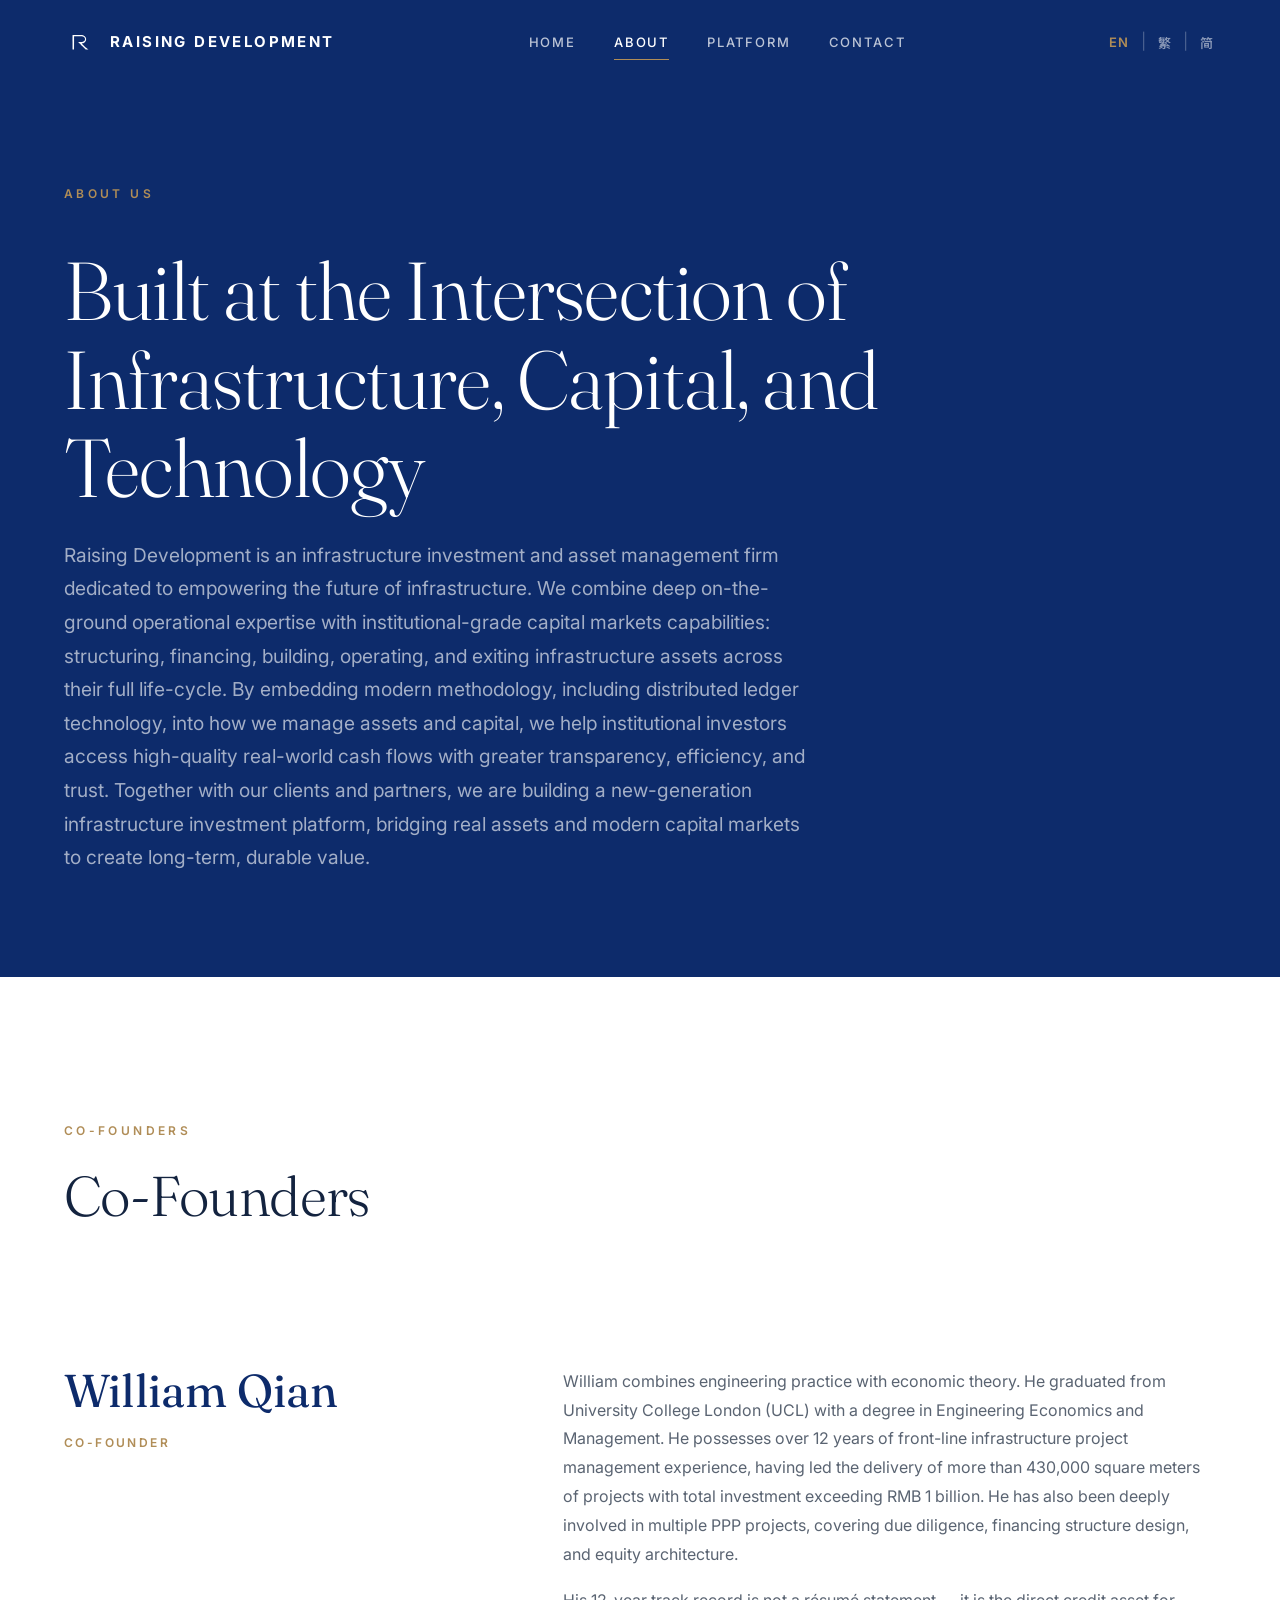
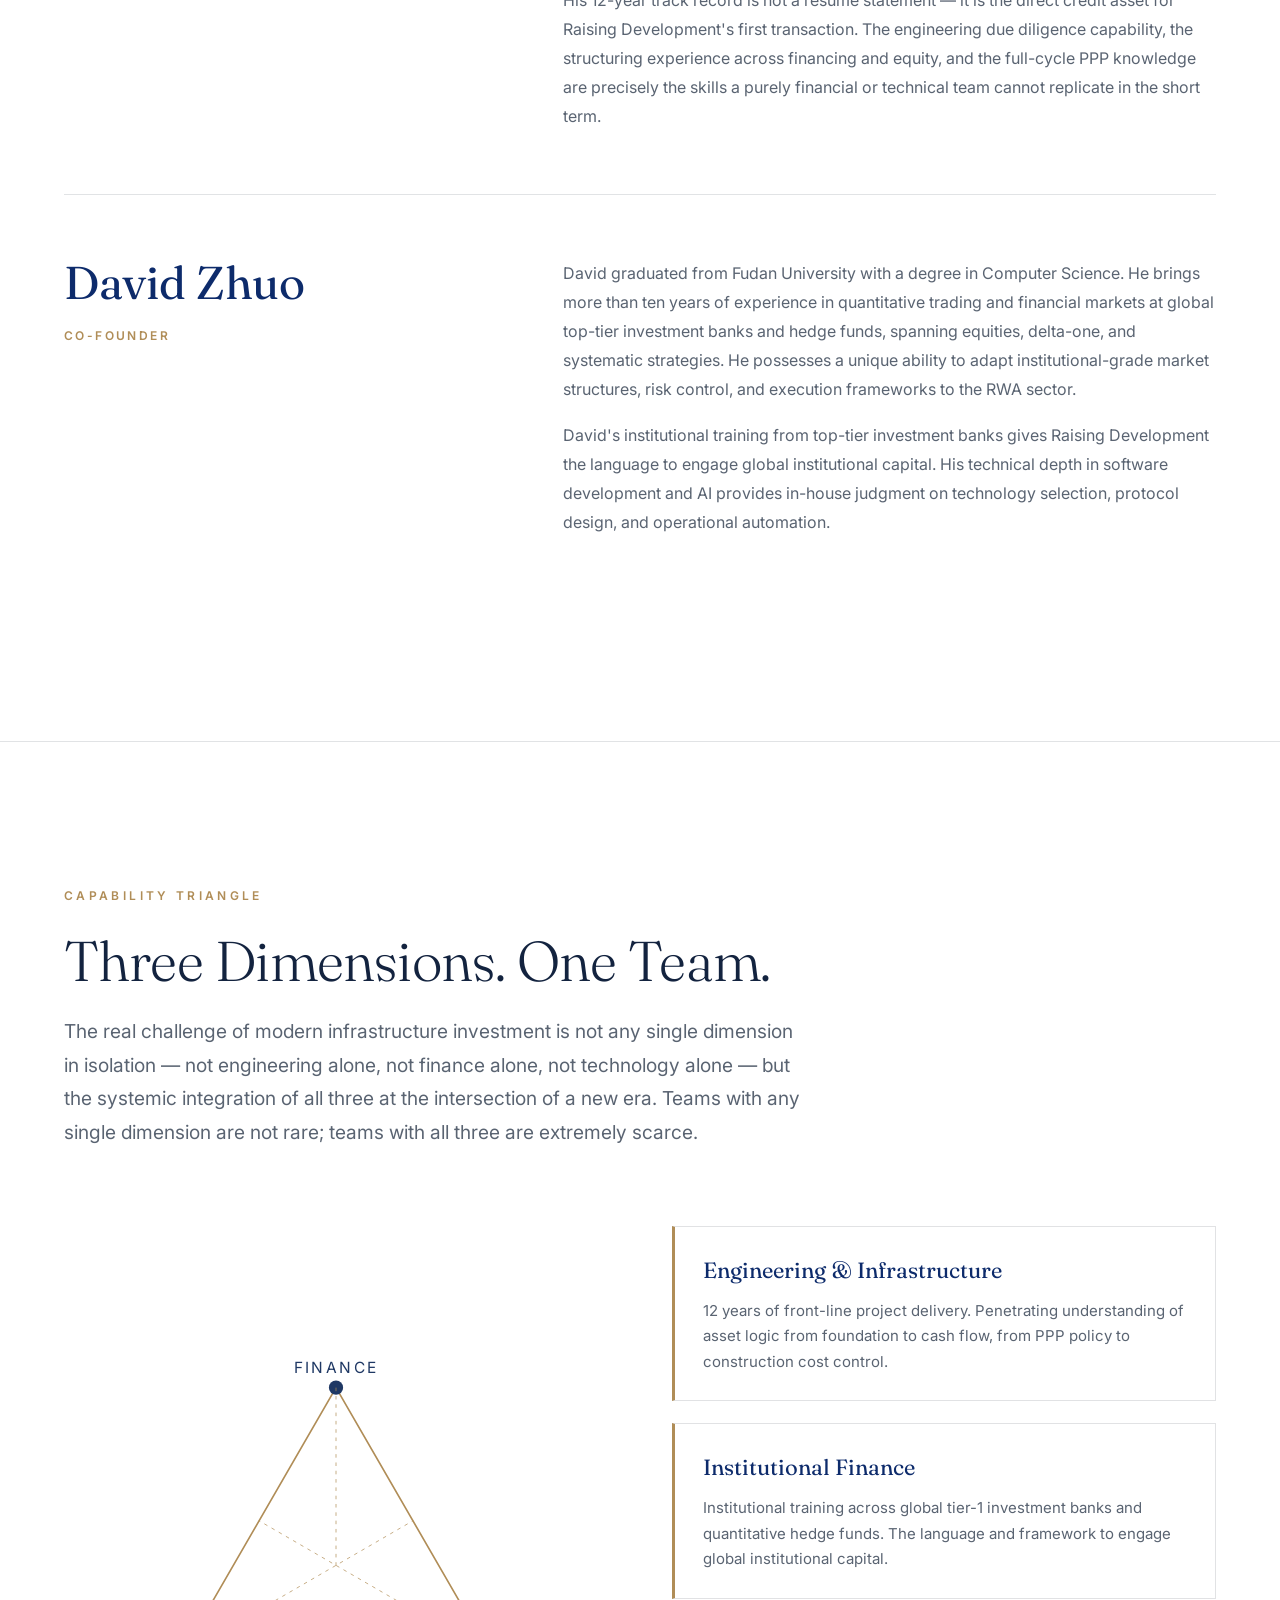
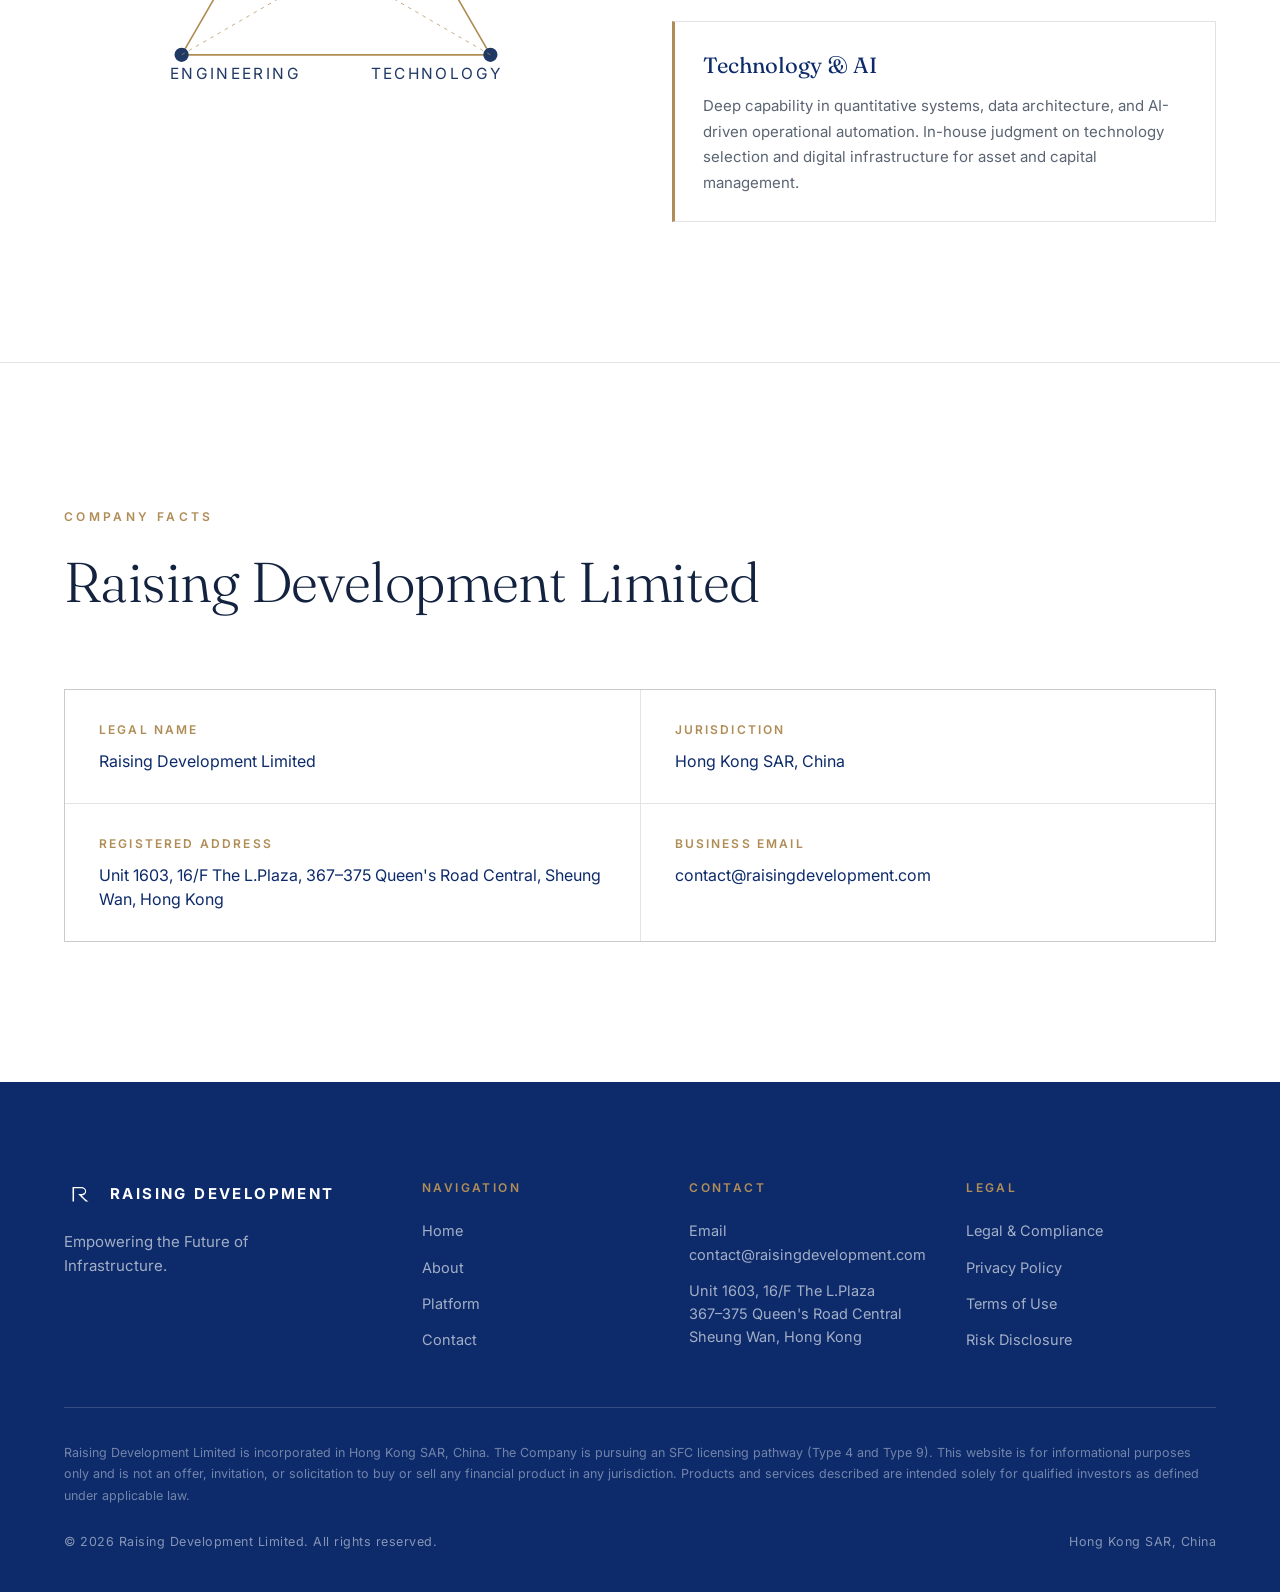
<file: about.html>
<!DOCTYPE html>
<html lang="en" data-locale="en">
<head>
<meta charset="utf-8">
<meta name="viewport" content="width=device-width, initial-scale=1.0, maximum-scale=1">
<title>About · Raising Development</title>
<meta name="description" content="Raising Development is built at the intersection of infrastructure, capital, and technology — engineering, institutional finance, and modern capital-markets technology in one founding team.">
<link rel="canonical" href="https://raisingdevelopment.com/about">
<meta property="og:type" content="website">
<meta property="og:title" content="About · Raising Development">
<meta property="og:description" content="Built at the intersection of infrastructure, capital, and technology.">
<meta property="og:image" content="https://raisingdevelopment.com/og-image.png">
<link rel="icon" href="/favicon.svg" type="image/svg+xml">
<link rel="icon" href="/favicon.ico" sizes="any">
<link rel="apple-touch-icon" href="/favicon-192.png">
<link rel="preconnect" href="https://fonts.googleapis.com">
<link rel="preconnect" href="https://fonts.gstatic.com" crossorigin>
<link href="https://fonts.googleapis.com/css2?family=Fraunces:ital,opsz,wght@0,9..144,300;0,9..144,400;0,9..144,600;0,9..144,700;1,9..144,400&family=Inter:wght@300;400;500;600&family=Noto+Serif+SC:wght@400;500;700&family=Noto+Sans+SC:wght@300;400;500&family=Noto+Serif+TC:wght@400;500;700&family=Noto+Sans+TC:wght@300;400;500&display=swap" rel="stylesheet">
<style>
/* =========================================================================
   Raising Development Limited — Brand Stylesheet
   Self-owned static rebuild. No external platform dependency.
   Palette  : navy #0F1B2A · royal #1F3864 · brand #1B2F6E · gold #B08D57
              ivory #F5F1EA · white #FFFFFF
   Type     : Cormorant Garamond / Noto Serif SC (display) · Inter / Noto Sans SC (body)
   ========================================================================= */

:root{
  --navy:#0D2B6B;
  --royal:#0D2B6B;
  --brand:#0D2B6B;
  --gold:#B08D57;
  --gold-soft:#c9a878;
  --ivory:#FFFFFF;
  --white:#FFFFFF;
  --ink:#13233f;
  --muted:#5A6472;
  --muted-light:rgba(255,255,255,.62);
  --line:rgba(15,27,42,.12);
  --line-light:rgba(255,255,255,.16);
  --serif:"Fraunces","Noto Serif SC",Georgia,serif;
  --sans:"Inter","Noto Sans SC",-apple-system,BlinkMacSystemFont,"Segoe UI",sans-serif;
  --maxw:1280px;
  --pad:clamp(20px,5vw,64px);
  --ease:cubic-bezier(.22,.61,.36,1);
}

*{box-sizing:border-box;margin:0;padding:0}
html{scroll-behavior:smooth;-webkit-text-size-adjust:100%}
body{
  font-family:var(--sans);
  color:var(--ink);
  background:var(--white);
  line-height:1.6;
  font-size:16px;
  -webkit-font-smoothing:antialiased;
  text-rendering:optimizeLegibility;
  overflow-x:hidden;
}
img,svg{max-width:100%;display:block}
a{color:inherit;text-decoration:none}

/* ---- Language visibility (trilingual) -------------------------------- */
[data-lang]{display:none}
html[data-locale="en"]      [data-lang="en"],
html[data-locale="zh-Hant"] [data-lang="zh-Hant"],
html[data-locale="zh-Hans"] [data-lang="zh-Hans"]{display:inline}
html:not([data-locale]) [data-lang="en"]{display:inline}
/* block-level translated wrappers keep block flow */
p[data-lang],li[data-lang]{display:none}
html[data-locale="en"]      p[data-lang="en"],
html[data-locale="zh-Hant"] p[data-lang="zh-Hant"],
html[data-locale="zh-Hans"] p[data-lang="zh-Hans"]{display:block}

html[data-locale="zh-Hans"] .serif{font-family:"Noto Serif SC","Fraunces",serif;font-weight:400}
html[data-locale="zh-Hant"] .serif{font-family:"Noto Serif TC","Noto Serif SC","Fraunces",serif;font-weight:400}
html[data-locale="zh-Hans"] body{font-family:"Inter","Noto Sans SC",sans-serif}
html[data-locale="zh-Hant"] body{font-family:"Inter","Noto Sans TC","Noto Sans SC",sans-serif}

/* ---- Layout helpers -------------------------------------------------- */
.wrap{max-width:var(--maxw);margin:0 auto;padding-left:var(--pad);padding-right:var(--pad)}
.section{padding:clamp(72px,11vw,140px) 0}
.section--navy{background:var(--navy);color:var(--white)}
.section--ivory{background:var(--ivory);border-top:1px solid var(--line);border-bottom:1px solid var(--line)}
.section--white{background:var(--white)}
.eyebrow{
  font-family:var(--sans);
  font-size:12px;font-weight:600;letter-spacing:.28em;text-transform:uppercase;
  color:var(--gold);margin-bottom:26px;display:inline-block;
}
.serif{font-family:var(--serif);font-weight:300;line-height:1.08;letter-spacing:-.01em}
h1.serif{font-weight:300}
.h-xl{font-size:clamp(40px,7vw,82px)}
.h-lg{font-size:clamp(32px,5vw,56px)}
.h-md{font-size:clamp(26px,3.4vw,40px)}
.lead{font-size:clamp(17px,1.5vw,20px);color:var(--muted);max-width:62ch;line-height:1.75}
.section--navy .lead{color:var(--muted-light)}
.muted{color:var(--muted)}

/* ---- Buttons --------------------------------------------------------- */
.btn{
  display:inline-flex;align-items:center;gap:.6em;
  font-family:var(--sans);font-size:12.5px;font-weight:600;
  letter-spacing:.18em;text-transform:uppercase;
  padding:18px 34px;border:1px solid transparent;cursor:pointer;
  transition:all .35s var(--ease);white-space:nowrap;
}
.btn--solid{background:var(--gold);color:var(--navy);border-color:var(--gold)}
.btn--solid:hover{background:var(--gold-soft);border-color:var(--gold-soft)}
.btn--ghost{background:transparent;color:inherit;border-color:currentColor;opacity:.85}
.btn--ghost:hover{opacity:1;background:rgba(255,255,255,.06)}
.section--ivory .btn--ghost,.section--white .btn--ghost{border-color:var(--line)}
.section--ivory .btn--ghost:hover,.section--white .btn--ghost:hover{background:rgba(15,27,42,.04)}
.link-arrow{
  font-family:var(--sans);font-size:13px;font-weight:600;letter-spacing:.14em;
  text-transform:uppercase;color:var(--gold);display:inline-flex;align-items:center;gap:.5em;
  transition:gap .3s var(--ease);
}
.link-arrow:hover{gap:.9em}

/* ---- Header / Nav ---------------------------------------------------- */
.site-header{
  position:fixed;top:0;left:0;right:0;z-index:100;
  transition:background .4s var(--ease),box-shadow .4s var(--ease);
  background:transparent;
}
.site-header.scrolled{background:rgba(15,27,42,.96);box-shadow:0 1px 0 rgba(255,255,255,.06)}
.nav{display:flex;align-items:center;justify-content:space-between;height:84px;color:#fff}
.brand{display:flex;align-items:center;gap:14px;font-weight:700;letter-spacing:.16em;font-size:15px;text-transform:uppercase}
.brand .logo,.brand svg.logo{width:32px;height:32px;min-width:32px;flex:none;display:block;color:inherit}
.brand .logo svg{width:100%;height:100%;display:block}
.nav-links{display:flex;align-items:center;gap:38px}
.nav-links a{
  font-size:13px;font-weight:500;letter-spacing:.14em;text-transform:uppercase;
  color:rgba(255,255,255,.72);transition:color .25s;position:relative;padding:6px 0;
}
.nav-links a:hover,.nav-links a.active{color:#fff}
.nav-links a.active::after{content:"";position:absolute;left:0;right:0;bottom:-2px;height:1px;background:var(--gold)}
.lang{display:flex;align-items:center;gap:10px;margin-left:8px}
.lang button{
  background:none;border:none;cursor:pointer;color:rgba(255,255,255,.5);
  font-family:var(--sans);font-size:13px;font-weight:600;letter-spacing:.05em;padding:2px;transition:color .25s;
}
.lang button:hover{color:rgba(255,255,255,.85)}
.lang button.active{color:var(--gold)}
.lang .sep{color:rgba(255,255,255,.25)}
.burger{display:none;background:none;border:none;cursor:pointer;width:30px;height:22px;position:relative}
.burger span{position:absolute;left:0;right:0;height:2px;background:#fff;transition:.3s var(--ease)}
.burger span:nth-child(1){top:0}.burger span:nth-child(2){top:10px}.burger span:nth-child(3){top:20px}

/* mobile drawer */
.drawer{
  position:fixed;inset:0;z-index:99;background:var(--navy);
  display:flex;flex-direction:column;justify-content:center;align-items:center;gap:30px;
  opacity:0;visibility:hidden;transition:.4s var(--ease);
}
.drawer.open{opacity:1;visibility:visible}
.drawer a{color:#fff;font-family:var(--serif);font-size:30px;font-weight:300}
.drawer .lang{display:flex;margin-top:24px}
.drawer .lang button{color:rgba(255,255,255,.6);font-size:16px}
.drawer .lang button.active{color:var(--gold)}
.drawer-close{position:absolute;top:30px;right:var(--pad);background:none;border:none;color:#fff;font-size:28px;cursor:pointer;line-height:1}

/* ---- Hero ------------------------------------------------------------ */
.hero{
  position:relative;min-height:100vh;display:flex;align-items:center;
  background:var(--royal);color:#fff;overflow:hidden;
  padding:104px 0 56px;
}
.hero::before{
  content:"";position:absolute;inset:0;
  background-image:
    linear-gradient(rgba(255,255,255,.045) 1px,transparent 1px),
    linear-gradient(90deg,rgba(255,255,255,.045) 1px,transparent 1px);
  background-size:96px 96px;
  -webkit-mask-image:radial-gradient(ellipse 80% 70% at 30% 50%,#000 30%,transparent 80%);
  mask-image:radial-gradient(ellipse 80% 70% at 30% 50%,#000 30%,transparent 80%);
}
.hero::after{content:"";position:absolute;inset:0;background:linear-gradient(180deg,rgba(15,27,42,.25),rgba(31,56,100,0) 40%,rgba(15,27,42,.55))}
.hero .wrap{position:relative;z-index:2;width:100%}
.hero h1{font-size:clamp(40px,6.2vw,88px);line-height:1.06;margin-bottom:.45em;max-width:19ch}
.hero .sub{font-family:var(--serif);font-weight:300;font-size:clamp(19px,2.5vw,31px);color:rgba(255,255,255,.7);margin-bottom:2em;letter-spacing:.01em}
html[data-locale="zh-Hant"] .hero .sub,html[data-locale="zh-Hans"] .hero .sub{font-family:"Noto Serif SC",var(--serif)}
.hero-actions{display:flex;gap:18px;flex-wrap:wrap}
.scroll-cue{position:absolute;bottom:36px;left:50%;transform:translateX(-50%);z-index:2;color:rgba(255,255,255,.4);font-size:11px;letter-spacing:.25em;text-transform:uppercase;display:flex;flex-direction:column;align-items:center;gap:10px}
.scroll-cue::after{content:"";width:1px;height:46px;background:linear-gradient(rgba(255,255,255,.5),transparent);animation:cue 2s var(--ease) infinite}
@keyframes cue{0%{transform:scaleY(0);transform-origin:top}50%{transform:scaleY(1);transform-origin:top}50.1%{transform-origin:bottom}100%{transform:scaleY(0);transform-origin:bottom}}

/* ---- Section heading block ------------------------------------------ */
.sec-head{max-width:760px;margin-bottom:clamp(48px,6vw,76px)}
.sec-head.center{margin-left:auto;margin-right:auto;text-align:center}
.sec-head .lead{margin-top:24px}

/* ---- Cards / grids --------------------------------------------------- */
.grid{display:grid;gap:28px}
.grid-3{grid-template-columns:repeat(3,1fr)}
.grid-2{grid-template-columns:repeat(2,1fr)}
.card{
  background:var(--white);padding:clamp(28px,3vw,42px);
  border:1px solid var(--line);transition:transform .4s var(--ease),box-shadow .4s var(--ease);
}
.section--ivory .card{box-shadow:0 1px 2px rgba(15,27,42,.04)}
.card:hover{transform:translateY(-4px);box-shadow:0 24px 50px -28px rgba(15,27,42,.28)}
.card h3{font-family:var(--serif);font-weight:400;font-size:clamp(21px,2vw,27px);margin-bottom:16px;color:var(--navy);line-height:1.2}
.card p{color:var(--muted);font-size:15.5px;line-height:1.72}
.card--dark{background:rgba(255,255,255,.03);border-color:var(--line-light)}
.card--dark h3{color:#fff}
.card--dark p{color:var(--muted-light)}

/* ---- Stat band ------------------------------------------------------- */
.stats{display:grid;grid-template-columns:repeat(3,1fr)}
.stat{padding:clamp(30px,4vw,56px) clamp(20px,3vw,44px);position:relative}
.stat + .stat::before{content:"";position:absolute;left:0;top:18%;bottom:18%;width:1px;background:var(--line)}
.section--navy .stat + .stat::before{background:var(--line-light)}
.stat .num{font-family:var(--serif);font-weight:400;font-size:clamp(40px,5.5vw,72px);color:var(--royal);line-height:1;letter-spacing:-.02em}
.section--navy .stat .num{color:#fff}
.stat .label{margin-top:18px;font-size:14.5px;color:var(--muted);line-height:1.4}
.section--navy .stat .label{color:var(--muted-light)}
.stat .src{margin-top:8px;font-size:12px;letter-spacing:.08em;text-transform:uppercase;color:rgba(15,27,42,.4)}
.section--navy .stat .src{color:rgba(255,255,255,.4)}

/* ---- Quote ----------------------------------------------------------- */
.pullquote{font-family:var(--serif);font-weight:300;font-style:italic;font-size:clamp(24px,3.4vw,40px);line-height:1.3;color:#fff;max-width:20ch;margin-top:60px;border-left:2px solid var(--gold);padding-left:32px}
html[data-locale="zh-Hant"] .pullquote,html[data-locale="zh-Hans"] .pullquote{font-family:"Noto Serif SC",var(--serif);font-style:normal}

/* ---- Differentiation pillars ---------------------------------------- */
.pillars{display:grid;grid-template-columns:repeat(3,1fr);gap:1px;background:var(--line-light);border:1px solid var(--line-light)}
.pillar{background:rgba(255,255,255,.05);padding:clamp(32px,3.5vw,48px)}
.pillar .idx{font-family:var(--serif);font-size:34px;color:var(--gold);font-weight:400;margin-bottom:22px;display:block}
.pillar h3{font-family:var(--serif);font-weight:400;font-size:23px;color:#fff;margin-bottom:14px;line-height:1.25}
.pillar p{color:var(--muted-light);font-size:15px;line-height:1.7}

/* ---- Stage / flywheel timeline -------------------------------------- */
.stages{display:grid;grid-template-columns:repeat(3,1fr);gap:28px;margin-top:20px}
.stage{padding:38px 0 0;border-top:2px solid var(--line)}
.stage--current{border-top-color:var(--gold)}
.stage .tag{font-size:12px;font-weight:600;letter-spacing:.2em;text-transform:uppercase;color:var(--muted)}
.stage--current .tag{color:var(--gold)}
.stage h3{font-family:var(--serif);font-weight:400;font-size:clamp(22px,2.2vw,29px);color:var(--navy);margin:18px 0 14px}
.stage p{color:var(--muted);font-size:15px;line-height:1.72}

/* ---- Sector list ----------------------------------------------------- */
.sectors{border-top:1px solid var(--line)}
.sector{display:grid;grid-template-columns:.5fr 1fr;gap:30px;padding:34px 0;border-bottom:1px solid var(--line);align-items:baseline;transition:padding-left .4s var(--ease)}
.sector:hover{padding-left:14px}
.sector h3{font-family:var(--serif);font-weight:400;font-size:clamp(22px,2.4vw,30px);color:var(--navy)}
.sector p{color:var(--muted);font-size:15.5px;line-height:1.7}
@media(max-width:720px){.sector{grid-template-columns:1fr;gap:10px}}

/* ---- CTA band -------------------------------------------------------- */
.cta{text-align:center}
.cta .h-lg{margin-bottom:24px}
.cta-actions{display:flex;gap:18px;justify-content:center;flex-wrap:wrap;margin-top:42px}

/* ---- About: founders ------------------------------------------------- */
.founder{display:grid;grid-template-columns:.8fr 1.2fr;gap:clamp(28px,5vw,72px);padding:clamp(40px,5vw,68px) 0;border-bottom:1px solid var(--line)}
.founder:last-child{border-bottom:none}
.founder .who .name{font-family:var(--serif);font-weight:400;font-size:clamp(30px,3.6vw,46px);color:var(--navy);line-height:1.05}
.founder .who .name small{display:block;font-family:var(--sans);font-size:14px;letter-spacing:.04em;color:var(--muted);margin-top:8px;font-weight:400}
.founder .who .role{margin-top:18px;font-size:12px;font-weight:600;letter-spacing:.2em;text-transform:uppercase;color:var(--gold)}
.founder .bio p{color:var(--muted);font-size:16px;line-height:1.8;margin-bottom:18px}
.founder .bio p:last-child{margin-bottom:0}
@media(max-width:760px){.founder{grid-template-columns:1fr;gap:24px}}

/* ---- Capability triangle -------------------------------------------- */
.triangle-wrap{display:grid;grid-template-columns:1fr 1fr;gap:clamp(36px,5vw,72px);align-items:center}
.tri-visual{position:relative;aspect-ratio:1.1/1;display:flex;align-items:center;justify-content:center}
.cap-cards{display:grid;gap:22px}
.cap{padding:26px 28px;border:1px solid var(--line);border-left:3px solid var(--gold);background:#fff}
.cap h3{font-family:var(--serif);font-weight:400;font-size:22px;color:var(--navy);margin-bottom:10px}
.cap p{color:var(--muted);font-size:15px;line-height:1.7}
@media(max-width:860px){.triangle-wrap{grid-template-columns:1fr}}

/* ---- Company facts --------------------------------------------------- */
.facts{display:grid;grid-template-columns:repeat(2,1fr);gap:1px;background:var(--line);border:1px solid var(--line)}
.fact{background:var(--white);padding:30px 34px}
.fact .k{font-size:12px;font-weight:600;letter-spacing:.18em;text-transform:uppercase;color:var(--gold);margin-bottom:10px}
.fact .v{font-size:16px;color:var(--navy);line-height:1.5}
@media(max-width:640px){.facts{grid-template-columns:1fr}}

/* ---- Platform / RDOS architecture ----------------------------------- */
.rdos-hero{padding-top:clamp(150px,18vh,210px)}
.rdos-mark{font-family:var(--serif);font-size:clamp(60px,9vw,120px);color:var(--gold);font-weight:400;letter-spacing:.04em;line-height:1}
.arch{display:grid;gap:18px;margin-top:20px}
.layer{
  display:grid;grid-template-columns:130px 1fr;gap:clamp(20px,3vw,44px);align-items:start;
  background:rgba(255,255,255,.03);border:1px solid var(--line-light);
  padding:clamp(24px,3vw,38px);transition:background .35s var(--ease),transform .35s var(--ease);
}
.layer:hover{background:rgba(255,255,255,.06);transform:translateX(6px)}
.layer .ln{font-family:var(--serif);color:var(--gold);font-size:13px;font-weight:600;letter-spacing:.2em;text-transform:uppercase}
.layer .ln b{display:block;font-family:var(--serif);font-size:clamp(34px,4vw,52px);font-weight:400;color:#fff;letter-spacing:0;margin-top:6px}
.layer h3{font-family:var(--serif);font-weight:400;font-size:clamp(22px,2.4vw,30px);color:#fff;margin-bottom:18px}
.layer ul{list-style:none;display:grid;gap:12px}
.layer li{color:var(--muted-light);font-size:15px;line-height:1.6;padding-left:22px;position:relative}
.layer li::before{content:"";position:absolute;left:0;top:.6em;width:8px;height:1px;background:var(--gold)}
@media(max-width:640px){.layer{grid-template-columns:1fr;gap:16px}}

/* ---- Contact --------------------------------------------------------- */
.contact-grid{display:grid;grid-template-columns:1.3fr 1fr;gap:clamp(40px,6vw,90px)}
@media(max-width:880px){.contact-grid{grid-template-columns:1fr;gap:50px}}
input[type=hidden]{display:none !important}
.field{margin-bottom:26px}
.field label{display:block;font-size:12px;font-weight:600;letter-spacing:.18em;text-transform:uppercase;color:var(--muted);margin-bottom:10px}
.field input,.field select,.field textarea{
  width:100%;font-family:var(--sans);font-size:16px;color:var(--navy);
  padding:14px 0;border:none;border-bottom:1px solid var(--line);background:transparent;transition:border-color .3s;
}
.field input:focus,.field select:focus,.field textarea:focus{outline:none;border-bottom-color:var(--gold)}
.field textarea{resize:vertical;min-height:120px}
.aside-block{padding:34px;background:#fff;border:1px solid var(--line);margin-bottom:24px}
.aside-block h3{font-family:var(--serif);font-weight:400;font-size:26px;color:var(--navy);margin-bottom:14px}
.aside-block p{color:var(--muted);font-size:15.5px;line-height:1.7;margin-bottom:20px}
.contact-meta{display:grid;gap:26px;margin-top:8px}
.cm .k{font-size:12px;font-weight:600;letter-spacing:.18em;text-transform:uppercase;color:var(--gold);margin-bottom:8px}
.cm .v{color:var(--navy);font-size:16px;line-height:1.55}
.form-note{font-size:13px;color:var(--muted);margin-top:8px}
.form-status{margin-top:18px;font-size:14px;display:none}
.form-status.show{display:block}
.form-status.ok{color:#2c7a4b}
.form-status.err{color:#b03a3a}

/* ---- Footer ---------------------------------------------------------- */
.site-footer{background:var(--navy);color:#fff;padding:clamp(64px,8vw,96px) 0 40px}
.footer-top{display:grid;grid-template-columns:1.4fr 1fr 1fr 1.1fr;gap:40px;padding-bottom:56px;border-bottom:1px solid var(--line-light)}
.footer-brand .brand{margin-bottom:20px}
.footer-brand p{color:var(--muted-light);font-size:15px;max-width:30ch}
.fcol h4{font-size:12px;font-weight:600;letter-spacing:.2em;text-transform:uppercase;color:var(--gold);margin-bottom:22px}
.fcol ul{list-style:none;display:grid;gap:13px}
.fcol a,.fcol li{color:var(--muted-light);font-size:14.5px;transition:color .25s}
.fcol a:hover{color:#fff}
.fcol .addr{line-height:1.6}
.footer-legal{padding-top:34px;display:flex;flex-direction:column;gap:18px}
.footer-legal .disc{color:rgba(255,255,255,.42);font-size:12.5px;line-height:1.7}
.footer-bottom{display:flex;justify-content:space-between;gap:20px;flex-wrap:wrap;color:rgba(255,255,255,.5);font-size:12.5px;letter-spacing:.04em;padding-top:8px}
@media(max-width:900px){.footer-top{grid-template-columns:1fr 1fr}.footer-brand{grid-column:1/-1}}
@media(max-width:520px){.footer-top{grid-template-columns:1fr}}

/* ---- Reveal animation ------------------------------------------------ */
.reveal{opacity:0;transform:translateY(26px);transition:opacity .9s var(--ease),transform .9s var(--ease)}
.reveal.in{opacity:1;transform:none}
@media(prefers-reduced-motion:reduce){.reveal{opacity:1;transform:none;transition:none}.scroll-cue::after{animation:none}}

/* ---- Page hero (interior) ------------------------------------------- */
.page-hero{background:var(--navy);color:#fff;padding:clamp(150px,20vh,240px) 0 clamp(60px,8vw,110px)}
.page-hero h1{margin-top:18px}
.page-hero .lead{color:var(--muted-light);margin-top:26px}

/* ---- Responsive nav -------------------------------------------------- */
@media(max-width:980px){
  .nav-links{display:none}
  .nav .lang{display:none}
  .burger{display:block}
  .grid-3,.stages{grid-template-columns:1fr}
  .pillars{grid-template-columns:1fr;gap:1px}
  .triangle-wrap{grid-template-columns:1fr}
}
@media(max-width:680px){
  .grid-2,.facts{grid-template-columns:1fr}
  .stat + .stat::before{display:none}
  .stats{gap:1px;background:var(--line)}
  .section--navy .stats{background:var(--line-light)}
  .stat{background:var(--white)}
  .section--navy .stat{background:var(--navy)}
}

</style>
</head>
<body>

<header class="site-header">
  <div class="wrap nav">
    <a class="brand" href="/" aria-label="Raising Development">
      <svg class="logo" viewBox="0 0 10240 10240" aria-hidden="true"><g transform="translate(0,10240) scale(1,-1)" fill="currentColor"><path d="M2743 7405 c-10 -11 -13 -493 -13 -2335 0 -1999 2 -2323 14 -2336 12 -11 58 -14 239 -14 196 0 226 2 231 16 3 9 6 958 6 2110 l0 2094 1208 0 c1146 0 1402 -5 1457 -29 11 -5 49 -15 85 -22 36 -7 76 -19 90 -26 14 -7 40 -16 58 -19 17 -3 32 -10 32 -14 0 -4 18 -13 40 -20 22 -7 40 -16 40 -20 0 -3 16 -12 35 -20 19 -7 36 -19 39 -27 3 -7 11 -13 17 -13 16 0 26 -9 131 -114 99 -101 118 -122 118 -136 0 -6 7 -13 15 -16 8 -4 13 -10 10 -14 -3 -4 2 -13 10 -20 8 -7 15 -19 15 -26 0 -8 5 -14 11 -14 5 0 7 -4 4 -10 -3 -5 -2 -10 4 -10 6 0 13 -16 17 -35 3 -19 10 -35 14 -35 5 0 14 -26 20 -57 7 -32 17 -61 23 -65 15 -9 15 -291 0 -310 -5 -7 -16 -41 -23 -75 -7 -35 -16 -63 -21 -63 -4 0 -11 -15 -15 -34 -3 -19 -12 -37 -19 -39 -7 -3 -16 -18 -19 -33 -4 -16 -16 -34 -27 -42 -10 -7 -19 -18 -19 -23 0 -6 -16 -25 -35 -43 -19 -19 -35 -38 -35 -43 0 -12 -40 -48 -62 -56 -10 -4 -18 -10 -18 -15 0 -5 -24 -24 -52 -42 -29 -19 -55 -36 -58 -39 -6 -7 -53 -34 -90 -53 -14 -7 -28 -16 -31 -21 -3 -5 -8 -8 -10 -7 -7 2 -42 -10 -72 -26 -16 -8 -33 -12 -38 -8 -5 3 -9 1 -9 -4 0 -5 -21 -12 -46 -16 -26 -3 -53 -11 -59 -16 -7 -6 -53 -16 -101 -22 -49 -7 -92 -17 -96 -22 -5 -8 -204 -13 -620 -16 l-612 -5 226 -226 c125 -125 234 -229 242 -232 9 -4 16 -11 16 -16 0 -11 88 -101 98 -101 4 0 162 -155 352 -345 190 -190 348 -345 352 -345 4 0 162 -154 350 -343 189 -189 351 -346 361 -350 9 -3 17 -12 17 -18 0 -13 45 -59 74 -74 10 -5 18 -13 17 -17 -2 -11 32 -43 52 -51 9 -3 17 -13 17 -22 0 -8 6 -15 13 -15 7 0 64 -52 127 -115 l113 -115 429 0 c279 0 428 3 428 10 0 6 -7 10 -15 10 -7 0 -18 6 -22 13 -4 6 -21 19 -38 27 -16 8 -34 21 -38 27 -4 7 -15 13 -22 13 -8 0 -15 3 -15 8 0 8 -57 42 -66 39 -3 -1 -10 6 -15 16 -6 9 -15 17 -21 17 -6 0 -24 14 -40 30 -15 17 -31 30 -34 30 -8 0 -88 64 -97 78 -4 6 -13 12 -19 12 -6 0 -18 6 -27 14 -87 79 -119 106 -127 106 -5 0 -25 18 -44 40 -19 22 -39 40 -44 40 -15 0 -390 352 -836 787 -462 449 -630 615 -630 622 0 4 61 13 136 19 75 6 142 16 148 21 6 5 48 15 94 22 45 7 82 16 82 19 0 3 19 12 43 19 66 21 254 116 269 137 4 6 8 6 8 2 0 -8 80 48 111 78 9 8 20 15 25 15 12 0 254 242 254 254 0 5 11 24 25 42 14 18 25 37 25 42 0 6 6 12 13 15 7 3 19 23 27 46 7 23 16 41 20 41 4 0 13 18 20 40 7 22 17 40 21 40 5 0 11 16 15 35 3 19 10 35 15 35 5 0 6 6 3 14 -3 8 -1 17 5 20 6 4 13 29 17 57 4 27 10 52 14 54 5 3 6 14 3 25 -3 11 1 27 8 36 19 23 19 375 0 398 -7 9 -11 27 -9 41 3 14 2 25 -3 25 -4 0 -10 19 -14 43 -4 23 -11 47 -16 53 -6 7 -9 16 -8 20 1 5 -3 22 -9 37 -7 16 -12 33 -12 38 0 5 -4 9 -9 9 -5 0 -12 15 -16 33 -4 17 -13 42 -21 55 -8 12 -11 22 -7 22 5 0 0 5 -9 11 -10 5 -18 17 -18 24 0 8 -4 15 -8 15 -5 0 -14 16 -22 35 -8 19 -17 35 -22 35 -4 0 -8 5 -8 11 0 6 -14 28 -31 48 -17 20 -45 53 -62 74 -59 71 -124 137 -135 137 -6 0 -17 8 -24 18 -17 22 -84 72 -97 72 -5 0 -14 7 -19 16 -10 17 -24 26 -129 79 -40 20 -73 40 -73 45 0 5 -15 12 -32 15 -18 4 -46 15 -63 25 -16 10 -47 21 -67 25 -21 4 -38 11 -38 15 0 4 -28 13 -62 20 -35 6 -67 15 -73 20 -5 4 -50 13 -100 20 -49 7 -95 16 -100 21 -6 4 -75 11 -153 15 -78 4 -142 11 -142 15 0 5 -633 9 -1407 9 -1203 -1 -1410 -3 -1420 -15z"/></g></svg>
      <span data-lang="en">Raising Development</span><span data-lang="zh-Hant">潤信發展</span><span data-lang="zh-Hans">润信发展</span>
    </a>
    <nav class="nav-links">
      <a href="/"><span data-lang="en">Home</span><span data-lang="zh-Hant">首頁</span><span data-lang="zh-Hans">首页</span></a>
      <a href="/about" class="active"><span data-lang="en">About</span><span data-lang="zh-Hant">關於我們</span><span data-lang="zh-Hans">关于我们</span></a>
      <a href="/platform"><span data-lang="en">Platform</span><span data-lang="zh-Hant">平台</span><span data-lang="zh-Hans">平台</span></a>
      <a href="/contact"><span data-lang="en">Contact</span><span data-lang="zh-Hant">聯絡我們</span><span data-lang="zh-Hans">联系我们</span></a>
    </nav>
    <div class="lang">
      <button data-set-locale="en">EN</button><span class="sep">|</span>
      <button data-set-locale="zh-Hant">繁</button><span class="sep">|</span>
      <button data-set-locale="zh-Hans">简</button>
    </div>
    <button class="burger" aria-label="Menu"><span></span><span></span><span></span></button>
  </div>
</header>

<div class="drawer">
  <button class="drawer-close" aria-label="Close">✕</button>
  <a href="/"><span data-lang="en">Home</span><span data-lang="zh-Hant">首頁</span><span data-lang="zh-Hans">首页</span></a>
  <a href="/about"><span data-lang="en">About</span><span data-lang="zh-Hant">關於我們</span><span data-lang="zh-Hans">关于我们</span></a>
  <a href="/platform"><span data-lang="en">Platform</span><span data-lang="zh-Hant">平台</span><span data-lang="zh-Hans">平台</span></a>
  <a href="/contact"><span data-lang="en">Contact</span><span data-lang="zh-Hant">聯絡我們</span><span data-lang="zh-Hans">联系我们</span></a>
  <div class="lang">
    <button data-set-locale="en">EN</button><span class="sep">|</span>
    <button data-set-locale="zh-Hant">繁</button><span class="sep">|</span>
    <button data-set-locale="zh-Hans">简</button>
  </div>
</div>

<!-- PAGE HERO -->
<section class="page-hero">
  <div class="wrap">
    <span class="eyebrow reveal"><span data-lang="en">About Us</span><span data-lang="zh-Hant">關於我們</span><span data-lang="zh-Hans">关于我们</span></span>
    <h1 class="serif h-xl reveal"><span data-lang="en">Built at the Intersection of Infrastructure, Capital, and Technology</span><span data-lang="zh-Hant">構建於基建、資本與技術的交匯點</span><span data-lang="zh-Hans">构建于基建、资本与技术的交汇点</span></h1>
    <p class="lead reveal"><span data-lang="en">Raising Development is an infrastructure investment and asset management firm dedicated to empowering the future of infrastructure. We combine deep on-the-ground operational expertise with institutional-grade capital markets capabilities: structuring, financing, building, operating, and exiting infrastructure assets across their full life-cycle. By embedding modern methodology, including distributed ledger technology, into how we manage assets and capital, we help institutional investors access high-quality real-world cash flows with greater transparency, efficiency, and trust. Together with our clients and partners, we are building a new-generation infrastructure investment platform, bridging real assets and modern capital markets to create long-term, durable value.</span><span data-lang="zh-Hant">潤信發展是一家基礎設施投資與資產管理公司，致力於賦能未來基建。我們將深耕一線的營運專長與機構級資本市場能力相結合，涵蓋基礎設施資產的結構設計、融資、建設、營運與退出全生命週期。透過將包括分散式帳本技術（DLT）在內的現代方法論嵌入資產與資本的管理，我們協助機構投資者以更高的透明度、效率與信任，獲取優質的現實世界現金流。我們攜手客戶與合作夥伴，共建新一代基礎設施投資平台，連接實物資產與現代資本市場，創造長期、穩健的價值。</span><span data-lang="zh-Hans">润信发展是一家基础设施投资与资产管理公司，致力于赋能未来基建。我们将深耕一线的运营专长与机构级资本市场能力相结合，涵盖基础设施资产的结构设计、融资、建设、运营与退出全生命周期。通过将包括分布式账本技术（DLT）在内的现代方法论嵌入资产与资本的管理，我们帮助机构投资者以更高的透明度、效率与信任，获取优质的现实世界现金流。我们携手客户与合作伙伴，共建新一代基础设施投资平台，连接实物资产与现代资本市场，创造长期、稳健的价值。</span></p>
  </div>
</section>

<!-- CO-FOUNDERS -->
<section class="section section--white">
  <div class="wrap">
    <div class="sec-head reveal">
      <span class="eyebrow"><span data-lang="en">Co-Founders</span><span data-lang="zh-Hant">聯合創始人</span><span data-lang="zh-Hans">联合创始人</span></span>
      <h2 class="serif h-lg"><span data-lang="en">Co-Founders</span><span data-lang="zh-Hant">聯合創始人</span><span data-lang="zh-Hans">联合创始人</span></h2>
    </div>

    <div class="founder reveal">
      <div class="who">
        <div class="name"><span data-lang="en">William Qian</span><span data-lang="zh-Hant">錢亞明<small>William Qian</small></span><span data-lang="zh-Hans">钱亚明<small>William Qian</small></span></div>
        <div class="role"><span data-lang="en">Co-Founder</span><span data-lang="zh-Hant">聯合創始人</span><span data-lang="zh-Hans">联合创始人</span></div>
      </div>
      <div class="bio">
        <p><span data-lang="en">William combines engineering practice with economic theory. He graduated from University College London (UCL) with a degree in Engineering Economics and Management. He possesses over 12 years of front-line infrastructure project management experience, having led the delivery of more than 430,000 square meters of projects with total investment exceeding RMB 1 billion. He has also been deeply involved in multiple PPP projects, covering due diligence, financing structure design, and equity architecture.</span><span data-lang="zh-Hant">William 兼具工程實操與經濟理論的複合背景，畢業於倫敦大學學院（UCL）工程經濟管理專業，擁有超過 12 年基礎設施項目一線管理經驗，累計主導交付超過 43 萬平方米、總投資逾十億元人民幣的基建項目，並深度參與過多個 PPP 項目的運作，涵蓋盡職調查、融資結構設計與股權架構搭建。</span><span data-lang="zh-Hans">William 兼具工程实操与经济理论的复合背景，毕业于伦敦大学学院（UCL）工程经济管理专业，拥有超过 12 年基础设施项目一线管理经验，累计主导交付超过 43 万平方米、总投资逾十亿元人民币的基建项目，并深度参与过多个 PPP 项目的运作，涵盖尽职调查、融资结构设计与股权架构搭建。</span></p>
        <p><span data-lang="en">His 12-year track record is not a résumé statement — it is the direct credit asset for Raising Development's first transaction. The engineering due diligence capability, the structuring experience across financing and equity, and the full-cycle PPP knowledge are precisely the skills a purely financial or technical team cannot replicate in the short term.</span><span data-lang="zh-Hant">十二年的交付業績不是履歷陳述，而是潤信首單項目的直接信用資產。工程盡調能力、融資結構與股權安排的實戰經驗、PPP 全周期知識——這些正是純金融或純技術背景的團隊在短期內難以複製的稀缺能力。</span><span data-lang="zh-Hans">十二年的交付业绩不是履历陈述，而是润信首单项目的直接信用资产。工程尽调能力、融资结构与股权安排的实战经验、PPP 全周期知识——这些正是纯金融或纯技术背景的团队在短期内难以复制的稀缺能力。</span></p>
      </div>
    </div>

    <div class="founder reveal">
      <div class="who">
        <div class="name"><span data-lang="en">David Zhuo</span><span data-lang="zh-Hant">禚越<small>David Zhuo</small></span><span data-lang="zh-Hans">禚越<small>David Zhuo</small></span></div>
        <div class="role"><span data-lang="en">Co-Founder</span><span data-lang="zh-Hant">聯合創始人</span><span data-lang="zh-Hans">联合创始人</span></div>
      </div>
      <div class="bio">
        <p><span data-lang="en">David graduated from Fudan University with a degree in Computer Science. He brings more than ten years of experience in quantitative trading and financial markets at global top-tier investment banks and hedge funds, spanning equities, delta-one, and systematic strategies. He possesses a unique ability to adapt institutional-grade market structures, risk control, and execution frameworks to the RWA sector.</span><span data-lang="zh-Hant">David 畢業於復旦大學計算機科學專業，擁有在全球頂級投資銀行及對沖基金超過十年的量化交易與金融市場從業經驗，覆蓋 equities、delta-one 及 systematic strategies 等業務條線。具備將機構級市場結構、風險控制與交易執行框架遷移至 RWA 賽道的獨特能力。</span><span data-lang="zh-Hans">David 毕业于复旦大学计算机科学专业，拥有在全球顶级投资银行及对冲基金超过十年的量化交易与金融市场从业经验，覆盖 equities、delta-one 及 systematic strategies 等业务条线。具备将机构级市场结构、风险控制与交易执行框架迁移至 RWA 赛道的独特能力。</span></p>
        <p><span data-lang="en">David's institutional training from top-tier investment banks gives Raising Development the language to engage global institutional capital. His technical depth in software development and AI provides in-house judgment on technology selection, protocol design, and operational automation.</span><span data-lang="zh-Hant">David 來自頂級投行的機構訓練，賦予潤信與全球機構資本對話的語言體系。其在軟件開發與 AI 技術領域的深度積累，為潤信在技術選型、協議設計與運營自動化方面提供了內部自主判斷力。</span><span data-lang="zh-Hans">David 来自顶级投行的机构训练，赋予润信与全球机构资本对话的语言体系。其在软件开发与 AI 技术领域的深度积累，为润信在技术选型、协议设计与运营自动化方面提供了内部自主判断力。</span></p>
      </div>
    </div>
  </div>
</section>

<!-- CAPABILITY TRIANGLE -->
<section class="section section--ivory">
  <div class="wrap">
    <div class="sec-head reveal">
      <span class="eyebrow"><span data-lang="en">Capability Triangle</span><span data-lang="zh-Hant">能力三角</span><span data-lang="zh-Hans">能力三角</span></span>
      <h2 class="serif h-lg"><span data-lang="en">Three Dimensions. One Team.</span><span data-lang="zh-Hant">三個維度。一支團隊。</span><span data-lang="zh-Hans">三个维度。一支团队。</span></h2>
      <p class="lead"><span data-lang="en">The real challenge of modern infrastructure investment is not any single dimension in isolation — not engineering alone, not finance alone, not technology alone — but the systemic integration of all three at the intersection of a new era. Teams with any single dimension are not rare; teams with all three are extremely scarce.</span><span data-lang="zh-Hant">現代基礎設施投資的真正挑戰，不在於其中任何一個單獨維度——不在於只懂工程、也不在於只懂金融、也不在於只懂技術——而在於這三者在新時代交匯點上的系統性整合。具備任意單一維度的團隊並不罕見，但同時具備三者的複合創始團隊，極為稀缺。</span><span data-lang="zh-Hans">现代基础设施投资的真正挑战，不在于其中任何一个单独维度——不在于只懂工程、也不在于只懂金融、也不在于只懂技术——而在于这三者在新时代交汇点上的系统性整合。具备任意单一维度的团队并不罕见，但同时具备三者的复合创始团队，极为稀缺。</span></p>
    </div>
    <div class="triangle-wrap reveal">
      <div class="tri-visual">
        <svg viewBox="0 0 320 290" width="100%" style="max-width:380px" aria-hidden="true">
          <polygon points="160,30 290,255 30,255" fill="none" stroke="#B08D57" stroke-width="1.4"/>
          <circle cx="160" cy="30" r="6" fill="#1F3864"/>
          <circle cx="290" cy="255" r="6" fill="#1F3864"/>
          <circle cx="30" cy="255" r="6" fill="#1F3864"/>
          <line x1="160" y1="30" x2="160" y2="180" stroke="#B08D57" stroke-width=".6" stroke-dasharray="3 4"/>
          <line x1="290" y1="255" x2="95" y2="142" stroke="#B08D57" stroke-width=".6" stroke-dasharray="3 4"/>
          <line x1="30" y1="255" x2="225" y2="142" stroke="#B08D57" stroke-width=".6" stroke-dasharray="3 4"/>
          <text x="160" y="18" text-anchor="middle" font-family="Inter,sans-serif" font-size="13" letter-spacing="2" fill="#1F3864">FINANCE</text>
          <text x="300" y="275" text-anchor="end" font-family="Inter,sans-serif" font-size="13" letter-spacing="2" fill="#1F3864">TECHNOLOGY</text>
          <text x="20" y="275" text-anchor="start" font-family="Inter,sans-serif" font-size="13" letter-spacing="2" fill="#1F3864">ENGINEERING</text>
        </svg>
      </div>
      <div class="cap-cards">
        <div class="cap">
          <h3><span data-lang="en">Engineering &amp; Infrastructure</span><span data-lang="zh-Hant">工程實業</span><span data-lang="zh-Hans">工程实业</span></h3>
          <p><span data-lang="en">12 years of front-line project delivery. Penetrating understanding of asset logic from foundation to cash flow, from PPP policy to construction cost control.</span><span data-lang="zh-Hant">十二年一線項目交付。從地基工程邏輯到現金流資產屬性，從 PPP 政策理解到建設成本控制，穿透式的行業理解力。</span><span data-lang="zh-Hans">十二年一线项目交付。从地基工程逻辑到现金流资产属性，从 PPP 政策理解到建设成本控制，穿透式的行业理解力。</span></p>
        </div>
        <div class="cap">
          <h3><span data-lang="en">Institutional Finance</span><span data-lang="zh-Hant">機構金融</span><span data-lang="zh-Hans">机构金融</span></h3>
          <p><span data-lang="en">Institutional training across global tier-1 investment banks and quantitative hedge funds. The language and framework to engage global institutional capital.</span><span data-lang="zh-Hant">來自全球頂尖投資銀行與量化對沖基金的機構級專業實踐，構建與全球機構資本對接的專業話語體系與邏輯分析框架。</span><span data-lang="zh-Hans">来自全球顶尖投资银行与量化对冲基金的机构级专业实践，构建与全球机构资本对接的专业话语体系与逻辑分析框架。</span></p>
        </div>
        <div class="cap">
          <h3><span data-lang="en">Technology &amp; AI</span><span data-lang="zh-Hant">領先技術</span><span data-lang="zh-Hans">领先技术</span></h3>
          <p><span data-lang="en">Deep capability in quantitative systems, data architecture, and AI-driven operational automation. In-house judgment on technology selection and digital infrastructure for asset and capital management.</span><span data-lang="zh-Hant">量化系統、數據架構與 AI 驅動營運自動化的深度能力。對技術選型，以及資產與資本管理數字化基礎設施的內部自主判斷力。</span><span data-lang="zh-Hans">量化系统、数据架构与 AI 驱动运营自动化的深度能力。对技术选型，以及资产与资本管理数字化基础设施的内部自主判断力。</span></p>
        </div>
      </div>
    </div>
  </div>
</section>

<!-- COMPANY FACTS -->
<section class="section section--white">
  <div class="wrap">
    <div class="sec-head reveal">
      <span class="eyebrow"><span data-lang="en">Company Facts</span><span data-lang="zh-Hant">公司資料</span><span data-lang="zh-Hans">公司资料</span></span>
      <h2 class="serif h-lg"><span data-lang="en">Raising Development Limited</span><span data-lang="zh-Hant">潤信發展有限公司</span><span data-lang="zh-Hans">润信发展有限公司</span></h2>
    </div>
    <div class="facts reveal">
      <div class="fact"><div class="k"><span data-lang="en">Legal Name</span><span data-lang="zh-Hant">法定名稱</span><span data-lang="zh-Hans">法定名称</span></div><div class="v"><span data-lang="en">Raising Development Limited</span><span data-lang="zh-Hant">潤信發展有限公司</span><span data-lang="zh-Hans">润信发展有限公司</span></div></div>
      <div class="fact"><div class="k"><span data-lang="en">Jurisdiction</span><span data-lang="zh-Hant">司法管轄區</span><span data-lang="zh-Hans">司法管辖区</span></div><div class="v"><span data-lang="en">Hong Kong SAR, China</span><span data-lang="zh-Hant">中國香港特別行政區</span><span data-lang="zh-Hans">中国香港特别行政区</span></div></div>
      <div class="fact"><div class="k"><span data-lang="en">Registered Address</span><span data-lang="zh-Hant">註冊地址</span><span data-lang="zh-Hans">注册地址</span></div><div class="v"><span data-lang="en">Unit 1603, 16/F The L.Plaza, 367–375 Queen's Road Central, Sheung Wan, Hong Kong</span><span data-lang="zh-Hant">香港上環皇后大道中 367–375 號萬利商業大廈 16 樓 1603 室</span><span data-lang="zh-Hans">香港上环皇后大道中 367–375 号万利商业大厦 16 楼 1603 室</span></div></div>
      <div class="fact"><div class="k"><span data-lang="en">Business Email</span><span data-lang="zh-Hant">業務電郵</span><span data-lang="zh-Hans">业务邮箱</span></div><div class="v"><a href="mailto:contact@raisingdevelopment.com">contact@raisingdevelopment.com</a></div></div>
    </div>
  </div>
</section>

<div data-footer></div>
<script>
/* Shared footer — injected into every page; edited in ONE place. */
(function () {
  var LOGO = '<svg class="logo" viewBox="0 0 10240 10240" aria-hidden="true"><g transform="translate(0,10240) scale(1,-1)" fill="currentColor"><path d="M2743 7405 c-10 -11 -13 -493 -13 -2335 0 -1999 2 -2323 14 -2336 12 -11 58 -14 239 -14 196 0 226 2 231 16 3 9 6 958 6 2110 l0 2094 1208 0 c1146 0 1402 -5 1457 -29 11 -5 49 -15 85 -22 36 -7 76 -19 90 -26 14 -7 40 -16 58 -19 17 -3 32 -10 32 -14 0 -4 18 -13 40 -20 22 -7 40 -16 40 -20 0 -3 16 -12 35 -20 19 -7 36 -19 39 -27 3 -7 11 -13 17 -13 16 0 26 -9 131 -114 99 -101 118 -122 118 -136 0 -6 7 -13 15 -16 8 -4 13 -10 10 -14 -3 -4 2 -13 10 -20 8 -7 15 -19 15 -26 0 -8 5 -14 11 -14 5 0 7 -4 4 -10 -3 -5 -2 -10 4 -10 6 0 13 -16 17 -35 3 -19 10 -35 14 -35 5 0 14 -26 20 -57 7 -32 17 -61 23 -65 15 -9 15 -291 0 -310 -5 -7 -16 -41 -23 -75 -7 -35 -16 -63 -21 -63 -4 0 -11 -15 -15 -34 -3 -19 -12 -37 -19 -39 -7 -3 -16 -18 -19 -33 -4 -16 -16 -34 -27 -42 -10 -7 -19 -18 -19 -23 0 -6 -16 -25 -35 -43 -19 -19 -35 -38 -35 -43 0 -12 -40 -48 -62 -56 -10 -4 -18 -10 -18 -15 0 -5 -24 -24 -52 -42 -29 -19 -55 -36 -58 -39 -6 -7 -53 -34 -90 -53 -14 -7 -28 -16 -31 -21 -3 -5 -8 -8 -10 -7 -7 2 -42 -10 -72 -26 -16 -8 -33 -12 -38 -8 -5 3 -9 1 -9 -4 0 -5 -21 -12 -46 -16 -26 -3 -53 -11 -59 -16 -7 -6 -53 -16 -101 -22 -49 -7 -92 -17 -96 -22 -5 -8 -204 -13 -620 -16 l-612 -5 226 -226 c125 -125 234 -229 242 -232 9 -4 16 -11 16 -16 0 -11 88 -101 98 -101 4 0 162 -155 352 -345 190 -190 348 -345 352 -345 4 0 162 -154 350 -343 189 -189 351 -346 361 -350 9 -3 17 -12 17 -18 0 -13 45 -59 74 -74 10 -5 18 -13 17 -17 -2 -11 32 -43 52 -51 9 -3 17 -13 17 -22 0 -8 6 -15 13 -15 7 0 64 -52 127 -115 l113 -115 429 0 c279 0 428 3 428 10 0 6 -7 10 -15 10 -7 0 -18 6 -22 13 -4 6 -21 19 -38 27 -16 8 -34 21 -38 27 -4 7 -15 13 -22 13 -8 0 -15 3 -15 8 0 8 -57 42 -66 39 -3 -1 -10 6 -15 16 -6 9 -15 17 -21 17 -6 0 -24 14 -40 30 -15 17 -31 30 -34 30 -8 0 -88 64 -97 78 -4 6 -13 12 -19 12 -6 0 -18 6 -27 14 -87 79 -119 106 -127 106 -5 0 -25 18 -44 40 -19 22 -39 40 -44 40 -15 0 -390 352 -836 787 -462 449 -630 615 -630 622 0 4 61 13 136 19 75 6 142 16 148 21 6 5 48 15 94 22 45 7 82 16 82 19 0 3 19 12 43 19 66 21 254 116 269 137 4 6 8 6 8 2 0 -8 80 48 111 78 9 8 20 15 25 15 12 0 254 242 254 254 0 5 11 24 25 42 14 18 25 37 25 42 0 6 6 12 13 15 7 3 19 23 27 46 7 23 16 41 20 41 4 0 13 18 20 40 7 22 17 40 21 40 5 0 11 16 15 35 3 19 10 35 15 35 5 0 6 6 3 14 -3 8 -1 17 5 20 6 4 13 29 17 57 4 27 10 52 14 54 5 3 6 14 3 25 -3 11 1 27 8 36 19 23 19 375 0 398 -7 9 -11 27 -9 41 3 14 2 25 -3 25 -4 0 -10 19 -14 43 -4 23 -11 47 -16 53 -6 7 -9 16 -8 20 1 5 -3 22 -9 37 -7 16 -12 33 -12 38 0 5 -4 9 -9 9 -5 0 -12 15 -16 33 -4 17 -13 42 -21 55 -8 12 -11 22 -7 22 5 0 0 5 -9 11 -10 5 -18 17 -18 24 0 8 -4 15 -8 15 -5 0 -14 16 -22 35 -8 19 -17 35 -22 35 -4 0 -8 5 -8 11 0 6 -14 28 -31 48 -17 20 -45 53 -62 74 -59 71 -124 137 -135 137 -6 0 -17 8 -24 18 -17 22 -84 72 -97 72 -5 0 -14 7 -19 16 -10 17 -24 26 -129 79 -40 20 -73 40 -73 45 0 5 -15 12 -32 15 -18 4 -46 15 -63 25 -16 10 -47 21 -67 25 -21 4 -38 11 -38 15 0 4 -28 13 -62 20 -35 6 -67 15 -73 20 -5 4 -50 13 -100 20 -49 7 -95 16 -100 21 -6 4 -75 11 -153 15 -78 4 -142 11 -142 15 0 5 -633 9 -1407 9 -1203 -1 -1410 -3 -1420 -15z"/></g></svg>';
  var html =
'<footer class="site-footer"><div class="wrap">' +
  '<div class="footer-top">' +
    '<div class="footer-brand">' +
      '<a class="brand" href="index.html">' + LOGO +
        '<span data-lang="en">Raising Development</span><span data-lang="zh-Hant">潤信發展</span><span data-lang="zh-Hans">润信发展</span></a>' +
      '<p><span data-lang="en">Empowering the Future of Infrastructure.</span><span data-lang="zh-Hant">賦能未來基建。</span><span data-lang="zh-Hans">赋能未来基建。</span></p>' +
    '</div>' +
    '<div class="fcol">' +
      '<h4><span data-lang="en">Navigation</span><span data-lang="zh-Hant">導航</span><span data-lang="zh-Hans">导航</span></h4>' +
      '<ul>' +
        '<li><a href="index.html"><span data-lang="en">Home</span><span data-lang="zh-Hant">首頁</span><span data-lang="zh-Hans">首页</span></a></li>' +
        '<li><a href="about.html"><span data-lang="en">About</span><span data-lang="zh-Hant">關於我們</span><span data-lang="zh-Hans">关于我们</span></a></li>' +
        '<li><a href="platform.html"><span data-lang="en">Platform</span><span data-lang="zh-Hant">平台</span><span data-lang="zh-Hans">平台</span></a></li>' +
        '<li><a href="contact.html"><span data-lang="en">Contact</span><span data-lang="zh-Hant">聯絡我們</span><span data-lang="zh-Hans">联系我们</span></a></li>' +
      '</ul>' +
    '</div>' +
    '<div class="fcol">' +
      '<h4><span data-lang="en">Contact</span><span data-lang="zh-Hant">聯絡</span><span data-lang="zh-Hans">联系</span></h4>' +
      '<ul>' +
        '<li><span data-lang="en">Email</span><span data-lang="zh-Hant">電郵</span><span data-lang="zh-Hans">邮箱</span><br><a href="mailto:contact@raisingdevelopment.com">contact@raisingdevelopment.com</a></li>' +
        '<li class="addr"><span data-lang="en">Unit 1603, 16/F The L.Plaza<br>367–375 Queen\'s Road Central<br>Sheung Wan, Hong Kong</span>' +
          '<span data-lang="zh-Hant">香港上環皇后大道中 367–375 號<br>萬利商業大廈 16 樓 1603 室</span>' +
          '<span data-lang="zh-Hans">香港上环皇后大道中 367–375 号<br>万利商业大厦 16 楼 1603 室</span></li>' +
      '</ul>' +
    '</div>' +
    '<div class="fcol">' +
      '<h4><span data-lang="en">Legal</span><span data-lang="zh-Hant">法律</span><span data-lang="zh-Hans">法律</span></h4>' +
      '<ul>' +
        '<li><span data-lang="en">Legal &amp; Compliance</span><span data-lang="zh-Hant">法律合規</span><span data-lang="zh-Hans">法律合规</span></li>' +
        '<li><span data-lang="en">Privacy Policy</span><span data-lang="zh-Hant">私隱政策</span><span data-lang="zh-Hans">隐私政策</span></li>' +
        '<li><span data-lang="en">Terms of Use</span><span data-lang="zh-Hant">使用條款</span><span data-lang="zh-Hans">使用条款</span></li>' +
        '<li><span data-lang="en">Risk Disclosure</span><span data-lang="zh-Hant">風險披露</span><span data-lang="zh-Hans">风险披露</span></li>' +
      '</ul>' +
    '</div>' +
  '</div>' +
  '<div class="footer-legal">' +
    '<p class="disc">' +
      '<span data-lang="en">Raising Development Limited is incorporated in Hong Kong SAR, China. The Company is pursuing an SFC licensing pathway (Type 4 and Type 9). This website is for informational purposes only and is not an offer, invitation, or solicitation to buy or sell any financial product in any jurisdiction. Products and services described are intended solely for qualified investors as defined under applicable law.</span>' +
      '<span data-lang="zh-Hant">潤信發展有限公司於中國香港特別行政區註冊成立，正積極推進香港證券及期貨事務監察委員會第 4 類及第 9 類受規管活動牌照申請。本網站僅作一般資訊參考，不構成任何要約、邀請或招募。所述產品及服務僅供適用法律所界定的合格投資者參考。</span>' +
      '<span data-lang="zh-Hans">润信发展有限公司于中国香港特别行政区注册成立，正积极推进香港证券及期货事务监察委员会第 4 类及第 9 类受监管活动牌照申请。本网站仅作一般信息参考，不构成任何要约、邀请或招揽。所述产品及服务仅供适用法律所界定的合格投资者参考。</span>' +
    '</p>' +
    '<div class="footer-bottom">' +
      '<span data-lang="en">© 2026 Raising Development Limited. All rights reserved.</span><span data-lang="zh-Hant">© 2026 潤信發展有限公司。保留所有權利。</span><span data-lang="zh-Hans">© 2026 润信发展有限公司。保留所有权利。</span>' +
      '<span><span data-lang="en">Hong Kong SAR, China</span><span data-lang="zh-Hant">中國香港特別行政區</span><span data-lang="zh-Hans">中国香港特别行政区</span></span>' +
    '</div>' +
  '</div>' +
'</div></footer>';
  var mount = document.querySelector("[data-footer]");
  if (mount) mount.outerHTML = html;
})();

</script>
<script>
/* Raising Development — site behaviour (trilingual, nav, reveal, form) */
(function () {
  "use strict";
  var LOCALES = ["en", "zh-Hant", "zh-Hans"];
  var LANG_HTML = { "en": "en", "zh-Hant": "zh-Hant", "zh-Hans": "zh-Hans" };
  var STORE_KEY = "rd-locale";

  function getStored() { try { return localStorage.getItem(STORE_KEY); } catch (e) { return null; } }
  function store(loc) { try { localStorage.setItem(STORE_KEY, loc); } catch (e) {} }
  function detectDefault() {
    var stored = getStored();
    if (stored && LOCALES.indexOf(stored) > -1) return stored;
    var n = (navigator.language || "en").toLowerCase();
    if (n.indexOf("zh") === 0) {
      if (n.indexOf("hant") > -1 || n.indexOf("tw") > -1 || n.indexOf("hk") > -1 || n.indexOf("mo") > -1) return "zh-Hant";
      return "zh-Hans";
    }
    return "en";
  }
  function applyLocale(loc) {
    if (LOCALES.indexOf(loc) < 0) loc = "en";
    document.documentElement.setAttribute("data-locale", loc);
    document.documentElement.setAttribute("lang", LANG_HTML[loc]);
    store(loc);
    document.querySelectorAll(".lang button[data-set-locale]").forEach(function (b) {
      b.classList.toggle("active", b.getAttribute("data-set-locale") === loc);
    });
    var wp = (loc === "en") ? "whitepaper-en.pdf" : "whitepaper-cn.pdf";
    document.querySelectorAll("a[data-whitepaper]").forEach(function (a) { a.setAttribute("href", wp); });
  }

  applyLocale(detectDefault());

  function ready(fn) {
    if (document.readyState !== "loading") fn();
    else document.addEventListener("DOMContentLoaded", fn);
  }

  function closeDrawer() {
    var d = document.querySelector(".drawer");
    if (d) d.classList.remove("open");
    document.body.style.overflow = "";
  }

  ready(function () {
    applyLocale(document.documentElement.getAttribute("data-locale") || "en");

    document.querySelectorAll(".lang button[data-set-locale]").forEach(function (b) {
      b.addEventListener("click", function () { applyLocale(b.getAttribute("data-set-locale")); closeDrawer(); });
    });

    var header = document.querySelector(".site-header");
    var onScroll = function () {
      if (!header) return;
      if (window.scrollY > 40) header.classList.add("scrolled");
      else header.classList.remove("scrolled");
    };
    onScroll();
    window.addEventListener("scroll", onScroll, { passive: true });

    var burger = document.querySelector(".burger");
    var drawer = document.querySelector(".drawer");
    if (burger && drawer) {
      burger.addEventListener("click", function () { drawer.classList.add("open"); document.body.style.overflow = "hidden"; });
      drawer.querySelectorAll("a, .drawer-close").forEach(function (el) { el.addEventListener("click", closeDrawer); });
    }

    var reveals = document.querySelectorAll(".reveal");
    if ("IntersectionObserver" in window && reveals.length) {
      var io = new IntersectionObserver(function (entries) {
        entries.forEach(function (en) {
          if (en.isIntersecting) { en.target.classList.add("in"); io.unobserve(en.target); }
        });
      }, { threshold: 0.08, rootMargin: "0px 0px -6% 0px" });
      reveals.forEach(function (r) { io.observe(r); });
    } else {
      reveals.forEach(function (r) { r.classList.add("in"); });
    }

    var form = document.querySelector("form[data-contact]");
    if (form) initForm(form);
  });

  function initForm(form) {
    var status = form.querySelector(".form-status");
    var endpoint = form.getAttribute("data-endpoint") || "";
    form.addEventListener("submit", function (e) {
      if (!endpoint || endpoint.indexOf("YOUR_") === 0) {
        e.preventDefault();
        var fd = new FormData(form);
        var lines = [];
        fd.forEach(function (v, k) { if (v) lines.push(k + ": " + v); });
        var subject = encodeURIComponent("[Website enquiry] " + (fd.get("name") || ""));
        var body = encodeURIComponent(lines.join("\n"));
        window.location.href = "mailto:contact@raisingdevelopment.com?subject=" + subject + "&body=" + body;
        return;
      }
      e.preventDefault();
      var data = new FormData(form);
      setStatus("", "");
      var btn = form.querySelector("[type=submit]");
      if (btn) btn.disabled = true;
      fetch(endpoint, { method: "POST", body: data, headers: { Accept: "application/json" } })
        .then(function (r) { return r.json().catch(function () { return {}; }).then(function (j) { return { ok: r.ok, j: j }; }); })
        .then(function (res) {
          if (res.ok) { form.reset(); setStatus("ok", form.getAttribute("data-ok") || "Thank you — your message has been sent."); }
          else { setStatus("err", form.getAttribute("data-err") || "Something went wrong. Please email us directly."); }
        })
        .catch(function () { setStatus("err", form.getAttribute("data-err") || "Something went wrong. Please email us directly."); })
        .finally(function () { if (btn) btn.disabled = false; });
    });
    function setStatus(kind, msg) {
      if (!status) return;
      status.className = "form-status" + (kind ? " show " + kind : "");
      status.textContent = msg;
    }
  }
})();

</script>
</body>
</html>
</file>
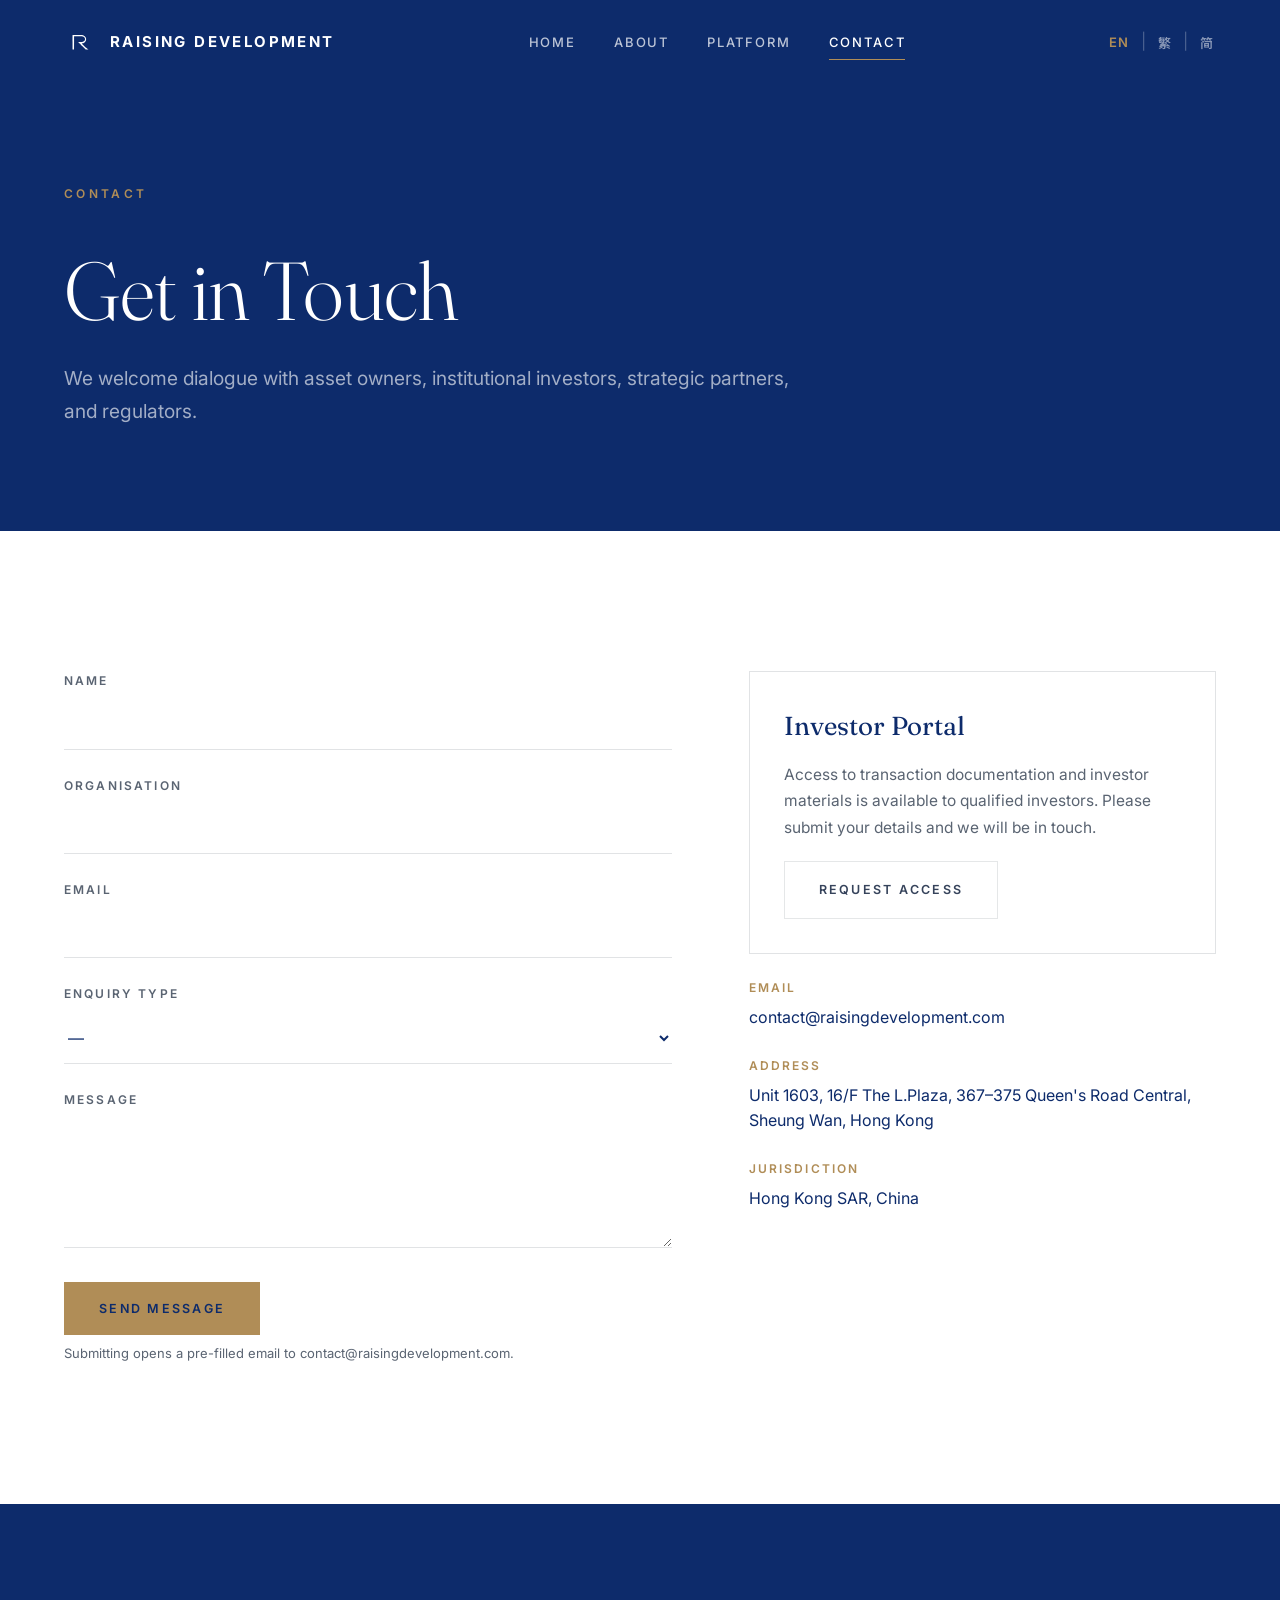
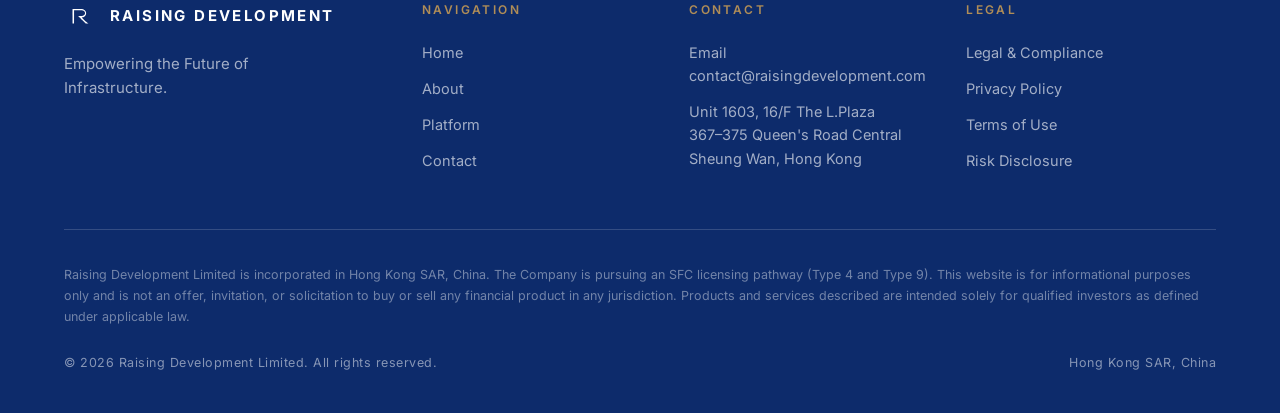
<file: contact.html>
<!DOCTYPE html>
<html lang="en" data-locale="en">
<head>
<meta charset="utf-8">
<meta name="viewport" content="width=device-width, initial-scale=1.0, maximum-scale=1">
<title>Contact · Raising Development</title>
<meta name="description" content="Get in touch with Raising Development. We welcome dialogue with asset owners, institutional investors, strategic partners, and regulators.">
<link rel="canonical" href="https://raisingdevelopment.com/contact">
<meta property="og:type" content="website">
<meta property="og:title" content="Contact · Raising Development">
<meta property="og:description" content="We welcome dialogue with asset owners, institutional investors, strategic partners, and regulators.">
<meta property="og:image" content="https://raisingdevelopment.com/og-image.png">
<link rel="icon" href="/favicon.svg" type="image/svg+xml">
<link rel="icon" href="/favicon.ico" sizes="any">
<link rel="apple-touch-icon" href="/favicon-192.png">
<link rel="preconnect" href="https://fonts.googleapis.com">
<link rel="preconnect" href="https://fonts.gstatic.com" crossorigin>
<link href="https://fonts.googleapis.com/css2?family=Fraunces:ital,opsz,wght@0,9..144,300;0,9..144,400;0,9..144,600;0,9..144,700;1,9..144,400&family=Inter:wght@300;400;500;600&family=Noto+Serif+SC:wght@400;500;700&family=Noto+Sans+SC:wght@300;400;500&family=Noto+Serif+TC:wght@400;500;700&family=Noto+Sans+TC:wght@300;400;500&display=swap" rel="stylesheet">
<style>
/* =========================================================================
   Raising Development Limited — Brand Stylesheet
   Self-owned static rebuild. No external platform dependency.
   Palette  : navy #0F1B2A · royal #1F3864 · brand #1B2F6E · gold #B08D57
              ivory #F5F1EA · white #FFFFFF
   Type     : Cormorant Garamond / Noto Serif SC (display) · Inter / Noto Sans SC (body)
   ========================================================================= */

:root{
  --navy:#0D2B6B;
  --royal:#0D2B6B;
  --brand:#0D2B6B;
  --gold:#B08D57;
  --gold-soft:#c9a878;
  --ivory:#FFFFFF;
  --white:#FFFFFF;
  --ink:#13233f;
  --muted:#5A6472;
  --muted-light:rgba(255,255,255,.62);
  --line:rgba(15,27,42,.12);
  --line-light:rgba(255,255,255,.16);
  --serif:"Fraunces","Noto Serif SC",Georgia,serif;
  --sans:"Inter","Noto Sans SC",-apple-system,BlinkMacSystemFont,"Segoe UI",sans-serif;
  --maxw:1280px;
  --pad:clamp(20px,5vw,64px);
  --ease:cubic-bezier(.22,.61,.36,1);
}

*{box-sizing:border-box;margin:0;padding:0}
html{scroll-behavior:smooth;-webkit-text-size-adjust:100%}
body{
  font-family:var(--sans);
  color:var(--ink);
  background:var(--white);
  line-height:1.6;
  font-size:16px;
  -webkit-font-smoothing:antialiased;
  text-rendering:optimizeLegibility;
  overflow-x:hidden;
}
img,svg{max-width:100%;display:block}
a{color:inherit;text-decoration:none}

/* ---- Language visibility (trilingual) -------------------------------- */
[data-lang]{display:none}
html[data-locale="en"]      [data-lang="en"],
html[data-locale="zh-Hant"] [data-lang="zh-Hant"],
html[data-locale="zh-Hans"] [data-lang="zh-Hans"]{display:inline}
html:not([data-locale]) [data-lang="en"]{display:inline}
/* block-level translated wrappers keep block flow */
p[data-lang],li[data-lang]{display:none}
html[data-locale="en"]      p[data-lang="en"],
html[data-locale="zh-Hant"] p[data-lang="zh-Hant"],
html[data-locale="zh-Hans"] p[data-lang="zh-Hans"]{display:block}

html[data-locale="zh-Hans"] .serif{font-family:"Noto Serif SC","Fraunces",serif;font-weight:400}
html[data-locale="zh-Hant"] .serif{font-family:"Noto Serif TC","Noto Serif SC","Fraunces",serif;font-weight:400}
html[data-locale="zh-Hans"] body{font-family:"Inter","Noto Sans SC",sans-serif}
html[data-locale="zh-Hant"] body{font-family:"Inter","Noto Sans TC","Noto Sans SC",sans-serif}

/* ---- Layout helpers -------------------------------------------------- */
.wrap{max-width:var(--maxw);margin:0 auto;padding-left:var(--pad);padding-right:var(--pad)}
.section{padding:clamp(72px,11vw,140px) 0}
.section--navy{background:var(--navy);color:var(--white)}
.section--ivory{background:var(--ivory);border-top:1px solid var(--line);border-bottom:1px solid var(--line)}
.section--white{background:var(--white)}
.eyebrow{
  font-family:var(--sans);
  font-size:12px;font-weight:600;letter-spacing:.28em;text-transform:uppercase;
  color:var(--gold);margin-bottom:26px;display:inline-block;
}
.serif{font-family:var(--serif);font-weight:300;line-height:1.08;letter-spacing:-.01em}
h1.serif{font-weight:300}
.h-xl{font-size:clamp(40px,7vw,82px)}
.h-lg{font-size:clamp(32px,5vw,56px)}
.h-md{font-size:clamp(26px,3.4vw,40px)}
.lead{font-size:clamp(17px,1.5vw,20px);color:var(--muted);max-width:62ch;line-height:1.75}
.section--navy .lead{color:var(--muted-light)}
.muted{color:var(--muted)}

/* ---- Buttons --------------------------------------------------------- */
.btn{
  display:inline-flex;align-items:center;gap:.6em;
  font-family:var(--sans);font-size:12.5px;font-weight:600;
  letter-spacing:.18em;text-transform:uppercase;
  padding:18px 34px;border:1px solid transparent;cursor:pointer;
  transition:all .35s var(--ease);white-space:nowrap;
}
.btn--solid{background:var(--gold);color:var(--navy);border-color:var(--gold)}
.btn--solid:hover{background:var(--gold-soft);border-color:var(--gold-soft)}
.btn--ghost{background:transparent;color:inherit;border-color:currentColor;opacity:.85}
.btn--ghost:hover{opacity:1;background:rgba(255,255,255,.06)}
.section--ivory .btn--ghost,.section--white .btn--ghost{border-color:var(--line)}
.section--ivory .btn--ghost:hover,.section--white .btn--ghost:hover{background:rgba(15,27,42,.04)}
.link-arrow{
  font-family:var(--sans);font-size:13px;font-weight:600;letter-spacing:.14em;
  text-transform:uppercase;color:var(--gold);display:inline-flex;align-items:center;gap:.5em;
  transition:gap .3s var(--ease);
}
.link-arrow:hover{gap:.9em}

/* ---- Header / Nav ---------------------------------------------------- */
.site-header{
  position:fixed;top:0;left:0;right:0;z-index:100;
  transition:background .4s var(--ease),box-shadow .4s var(--ease);
  background:transparent;
}
.site-header.scrolled{background:rgba(15,27,42,.96);box-shadow:0 1px 0 rgba(255,255,255,.06)}
.nav{display:flex;align-items:center;justify-content:space-between;height:84px;color:#fff}
.brand{display:flex;align-items:center;gap:14px;font-weight:700;letter-spacing:.16em;font-size:15px;text-transform:uppercase}
.brand .logo,.brand svg.logo{width:32px;height:32px;min-width:32px;flex:none;display:block;color:inherit}
.brand .logo svg{width:100%;height:100%;display:block}
.nav-links{display:flex;align-items:center;gap:38px}
.nav-links a{
  font-size:13px;font-weight:500;letter-spacing:.14em;text-transform:uppercase;
  color:rgba(255,255,255,.72);transition:color .25s;position:relative;padding:6px 0;
}
.nav-links a:hover,.nav-links a.active{color:#fff}
.nav-links a.active::after{content:"";position:absolute;left:0;right:0;bottom:-2px;height:1px;background:var(--gold)}
.lang{display:flex;align-items:center;gap:10px;margin-left:8px}
.lang button{
  background:none;border:none;cursor:pointer;color:rgba(255,255,255,.5);
  font-family:var(--sans);font-size:13px;font-weight:600;letter-spacing:.05em;padding:2px;transition:color .25s;
}
.lang button:hover{color:rgba(255,255,255,.85)}
.lang button.active{color:var(--gold)}
.lang .sep{color:rgba(255,255,255,.25)}
.burger{display:none;background:none;border:none;cursor:pointer;width:30px;height:22px;position:relative}
.burger span{position:absolute;left:0;right:0;height:2px;background:#fff;transition:.3s var(--ease)}
.burger span:nth-child(1){top:0}.burger span:nth-child(2){top:10px}.burger span:nth-child(3){top:20px}

/* mobile drawer */
.drawer{
  position:fixed;inset:0;z-index:99;background:var(--navy);
  display:flex;flex-direction:column;justify-content:center;align-items:center;gap:30px;
  opacity:0;visibility:hidden;transition:.4s var(--ease);
}
.drawer.open{opacity:1;visibility:visible}
.drawer a{color:#fff;font-family:var(--serif);font-size:30px;font-weight:300}
.drawer .lang{display:flex;margin-top:24px}
.drawer .lang button{color:rgba(255,255,255,.6);font-size:16px}
.drawer .lang button.active{color:var(--gold)}
.drawer-close{position:absolute;top:30px;right:var(--pad);background:none;border:none;color:#fff;font-size:28px;cursor:pointer;line-height:1}

/* ---- Hero ------------------------------------------------------------ */
.hero{
  position:relative;min-height:100vh;display:flex;align-items:center;
  background:var(--royal);color:#fff;overflow:hidden;
  padding:104px 0 56px;
}
.hero::before{
  content:"";position:absolute;inset:0;
  background-image:
    linear-gradient(rgba(255,255,255,.045) 1px,transparent 1px),
    linear-gradient(90deg,rgba(255,255,255,.045) 1px,transparent 1px);
  background-size:96px 96px;
  -webkit-mask-image:radial-gradient(ellipse 80% 70% at 30% 50%,#000 30%,transparent 80%);
  mask-image:radial-gradient(ellipse 80% 70% at 30% 50%,#000 30%,transparent 80%);
}
.hero::after{content:"";position:absolute;inset:0;background:linear-gradient(180deg,rgba(15,27,42,.25),rgba(31,56,100,0) 40%,rgba(15,27,42,.55))}
.hero .wrap{position:relative;z-index:2;width:100%}
.hero h1{font-size:clamp(40px,6.2vw,88px);line-height:1.06;margin-bottom:.45em;max-width:19ch}
.hero .sub{font-family:var(--serif);font-weight:300;font-size:clamp(19px,2.5vw,31px);color:rgba(255,255,255,.7);margin-bottom:2em;letter-spacing:.01em}
html[data-locale="zh-Hant"] .hero .sub,html[data-locale="zh-Hans"] .hero .sub{font-family:"Noto Serif SC",var(--serif)}
.hero-actions{display:flex;gap:18px;flex-wrap:wrap}
.scroll-cue{position:absolute;bottom:36px;left:50%;transform:translateX(-50%);z-index:2;color:rgba(255,255,255,.4);font-size:11px;letter-spacing:.25em;text-transform:uppercase;display:flex;flex-direction:column;align-items:center;gap:10px}
.scroll-cue::after{content:"";width:1px;height:46px;background:linear-gradient(rgba(255,255,255,.5),transparent);animation:cue 2s var(--ease) infinite}
@keyframes cue{0%{transform:scaleY(0);transform-origin:top}50%{transform:scaleY(1);transform-origin:top}50.1%{transform-origin:bottom}100%{transform:scaleY(0);transform-origin:bottom}}

/* ---- Section heading block ------------------------------------------ */
.sec-head{max-width:760px;margin-bottom:clamp(48px,6vw,76px)}
.sec-head.center{margin-left:auto;margin-right:auto;text-align:center}
.sec-head .lead{margin-top:24px}

/* ---- Cards / grids --------------------------------------------------- */
.grid{display:grid;gap:28px}
.grid-3{grid-template-columns:repeat(3,1fr)}
.grid-2{grid-template-columns:repeat(2,1fr)}
.card{
  background:var(--white);padding:clamp(28px,3vw,42px);
  border:1px solid var(--line);transition:transform .4s var(--ease),box-shadow .4s var(--ease);
}
.section--ivory .card{box-shadow:0 1px 2px rgba(15,27,42,.04)}
.card:hover{transform:translateY(-4px);box-shadow:0 24px 50px -28px rgba(15,27,42,.28)}
.card h3{font-family:var(--serif);font-weight:400;font-size:clamp(21px,2vw,27px);margin-bottom:16px;color:var(--navy);line-height:1.2}
.card p{color:var(--muted);font-size:15.5px;line-height:1.72}
.card--dark{background:rgba(255,255,255,.03);border-color:var(--line-light)}
.card--dark h3{color:#fff}
.card--dark p{color:var(--muted-light)}

/* ---- Stat band ------------------------------------------------------- */
.stats{display:grid;grid-template-columns:repeat(3,1fr)}
.stat{padding:clamp(30px,4vw,56px) clamp(20px,3vw,44px);position:relative}
.stat + .stat::before{content:"";position:absolute;left:0;top:18%;bottom:18%;width:1px;background:var(--line)}
.section--navy .stat + .stat::before{background:var(--line-light)}
.stat .num{font-family:var(--serif);font-weight:400;font-size:clamp(40px,5.5vw,72px);color:var(--royal);line-height:1;letter-spacing:-.02em}
.section--navy .stat .num{color:#fff}
.stat .label{margin-top:18px;font-size:14.5px;color:var(--muted);line-height:1.4}
.section--navy .stat .label{color:var(--muted-light)}
.stat .src{margin-top:8px;font-size:12px;letter-spacing:.08em;text-transform:uppercase;color:rgba(15,27,42,.4)}
.section--navy .stat .src{color:rgba(255,255,255,.4)}

/* ---- Quote ----------------------------------------------------------- */
.pullquote{font-family:var(--serif);font-weight:300;font-style:italic;font-size:clamp(24px,3.4vw,40px);line-height:1.3;color:#fff;max-width:20ch;margin-top:60px;border-left:2px solid var(--gold);padding-left:32px}
html[data-locale="zh-Hant"] .pullquote,html[data-locale="zh-Hans"] .pullquote{font-family:"Noto Serif SC",var(--serif);font-style:normal}

/* ---- Differentiation pillars ---------------------------------------- */
.pillars{display:grid;grid-template-columns:repeat(3,1fr);gap:1px;background:var(--line-light);border:1px solid var(--line-light)}
.pillar{background:rgba(255,255,255,.05);padding:clamp(32px,3.5vw,48px)}
.pillar .idx{font-family:var(--serif);font-size:34px;color:var(--gold);font-weight:400;margin-bottom:22px;display:block}
.pillar h3{font-family:var(--serif);font-weight:400;font-size:23px;color:#fff;margin-bottom:14px;line-height:1.25}
.pillar p{color:var(--muted-light);font-size:15px;line-height:1.7}

/* ---- Stage / flywheel timeline -------------------------------------- */
.stages{display:grid;grid-template-columns:repeat(3,1fr);gap:28px;margin-top:20px}
.stage{padding:38px 0 0;border-top:2px solid var(--line)}
.stage--current{border-top-color:var(--gold)}
.stage .tag{font-size:12px;font-weight:600;letter-spacing:.2em;text-transform:uppercase;color:var(--muted)}
.stage--current .tag{color:var(--gold)}
.stage h3{font-family:var(--serif);font-weight:400;font-size:clamp(22px,2.2vw,29px);color:var(--navy);margin:18px 0 14px}
.stage p{color:var(--muted);font-size:15px;line-height:1.72}

/* ---- Sector list ----------------------------------------------------- */
.sectors{border-top:1px solid var(--line)}
.sector{display:grid;grid-template-columns:.5fr 1fr;gap:30px;padding:34px 0;border-bottom:1px solid var(--line);align-items:baseline;transition:padding-left .4s var(--ease)}
.sector:hover{padding-left:14px}
.sector h3{font-family:var(--serif);font-weight:400;font-size:clamp(22px,2.4vw,30px);color:var(--navy)}
.sector p{color:var(--muted);font-size:15.5px;line-height:1.7}
@media(max-width:720px){.sector{grid-template-columns:1fr;gap:10px}}

/* ---- CTA band -------------------------------------------------------- */
.cta{text-align:center}
.cta .h-lg{margin-bottom:24px}
.cta-actions{display:flex;gap:18px;justify-content:center;flex-wrap:wrap;margin-top:42px}

/* ---- About: founders ------------------------------------------------- */
.founder{display:grid;grid-template-columns:.8fr 1.2fr;gap:clamp(28px,5vw,72px);padding:clamp(40px,5vw,68px) 0;border-bottom:1px solid var(--line)}
.founder:last-child{border-bottom:none}
.founder .who .name{font-family:var(--serif);font-weight:400;font-size:clamp(30px,3.6vw,46px);color:var(--navy);line-height:1.05}
.founder .who .name small{display:block;font-family:var(--sans);font-size:14px;letter-spacing:.04em;color:var(--muted);margin-top:8px;font-weight:400}
.founder .who .role{margin-top:18px;font-size:12px;font-weight:600;letter-spacing:.2em;text-transform:uppercase;color:var(--gold)}
.founder .bio p{color:var(--muted);font-size:16px;line-height:1.8;margin-bottom:18px}
.founder .bio p:last-child{margin-bottom:0}
@media(max-width:760px){.founder{grid-template-columns:1fr;gap:24px}}

/* ---- Capability triangle -------------------------------------------- */
.triangle-wrap{display:grid;grid-template-columns:1fr 1fr;gap:clamp(36px,5vw,72px);align-items:center}
.tri-visual{position:relative;aspect-ratio:1.1/1;display:flex;align-items:center;justify-content:center}
.cap-cards{display:grid;gap:22px}
.cap{padding:26px 28px;border:1px solid var(--line);border-left:3px solid var(--gold);background:#fff}
.cap h3{font-family:var(--serif);font-weight:400;font-size:22px;color:var(--navy);margin-bottom:10px}
.cap p{color:var(--muted);font-size:15px;line-height:1.7}
@media(max-width:860px){.triangle-wrap{grid-template-columns:1fr}}

/* ---- Company facts --------------------------------------------------- */
.facts{display:grid;grid-template-columns:repeat(2,1fr);gap:1px;background:var(--line);border:1px solid var(--line)}
.fact{background:var(--white);padding:30px 34px}
.fact .k{font-size:12px;font-weight:600;letter-spacing:.18em;text-transform:uppercase;color:var(--gold);margin-bottom:10px}
.fact .v{font-size:16px;color:var(--navy);line-height:1.5}
@media(max-width:640px){.facts{grid-template-columns:1fr}}

/* ---- Platform / RDOS architecture ----------------------------------- */
.rdos-hero{padding-top:clamp(150px,18vh,210px)}
.rdos-mark{font-family:var(--serif);font-size:clamp(60px,9vw,120px);color:var(--gold);font-weight:400;letter-spacing:.04em;line-height:1}
.arch{display:grid;gap:18px;margin-top:20px}
.layer{
  display:grid;grid-template-columns:130px 1fr;gap:clamp(20px,3vw,44px);align-items:start;
  background:rgba(255,255,255,.03);border:1px solid var(--line-light);
  padding:clamp(24px,3vw,38px);transition:background .35s var(--ease),transform .35s var(--ease);
}
.layer:hover{background:rgba(255,255,255,.06);transform:translateX(6px)}
.layer .ln{font-family:var(--serif);color:var(--gold);font-size:13px;font-weight:600;letter-spacing:.2em;text-transform:uppercase}
.layer .ln b{display:block;font-family:var(--serif);font-size:clamp(34px,4vw,52px);font-weight:400;color:#fff;letter-spacing:0;margin-top:6px}
.layer h3{font-family:var(--serif);font-weight:400;font-size:clamp(22px,2.4vw,30px);color:#fff;margin-bottom:18px}
.layer ul{list-style:none;display:grid;gap:12px}
.layer li{color:var(--muted-light);font-size:15px;line-height:1.6;padding-left:22px;position:relative}
.layer li::before{content:"";position:absolute;left:0;top:.6em;width:8px;height:1px;background:var(--gold)}
@media(max-width:640px){.layer{grid-template-columns:1fr;gap:16px}}

/* ---- Contact --------------------------------------------------------- */
.contact-grid{display:grid;grid-template-columns:1.3fr 1fr;gap:clamp(40px,6vw,90px)}
@media(max-width:880px){.contact-grid{grid-template-columns:1fr;gap:50px}}
input[type=hidden]{display:none !important}
.field{margin-bottom:26px}
.field label{display:block;font-size:12px;font-weight:600;letter-spacing:.18em;text-transform:uppercase;color:var(--muted);margin-bottom:10px}
.field input,.field select,.field textarea{
  width:100%;font-family:var(--sans);font-size:16px;color:var(--navy);
  padding:14px 0;border:none;border-bottom:1px solid var(--line);background:transparent;transition:border-color .3s;
}
.field input:focus,.field select:focus,.field textarea:focus{outline:none;border-bottom-color:var(--gold)}
.field textarea{resize:vertical;min-height:120px}
.aside-block{padding:34px;background:#fff;border:1px solid var(--line);margin-bottom:24px}
.aside-block h3{font-family:var(--serif);font-weight:400;font-size:26px;color:var(--navy);margin-bottom:14px}
.aside-block p{color:var(--muted);font-size:15.5px;line-height:1.7;margin-bottom:20px}
.contact-meta{display:grid;gap:26px;margin-top:8px}
.cm .k{font-size:12px;font-weight:600;letter-spacing:.18em;text-transform:uppercase;color:var(--gold);margin-bottom:8px}
.cm .v{color:var(--navy);font-size:16px;line-height:1.55}
.form-note{font-size:13px;color:var(--muted);margin-top:8px}
.form-status{margin-top:18px;font-size:14px;display:none}
.form-status.show{display:block}
.form-status.ok{color:#2c7a4b}
.form-status.err{color:#b03a3a}

/* ---- Footer ---------------------------------------------------------- */
.site-footer{background:var(--navy);color:#fff;padding:clamp(64px,8vw,96px) 0 40px}
.footer-top{display:grid;grid-template-columns:1.4fr 1fr 1fr 1.1fr;gap:40px;padding-bottom:56px;border-bottom:1px solid var(--line-light)}
.footer-brand .brand{margin-bottom:20px}
.footer-brand p{color:var(--muted-light);font-size:15px;max-width:30ch}
.fcol h4{font-size:12px;font-weight:600;letter-spacing:.2em;text-transform:uppercase;color:var(--gold);margin-bottom:22px}
.fcol ul{list-style:none;display:grid;gap:13px}
.fcol a,.fcol li{color:var(--muted-light);font-size:14.5px;transition:color .25s}
.fcol a:hover{color:#fff}
.fcol .addr{line-height:1.6}
.footer-legal{padding-top:34px;display:flex;flex-direction:column;gap:18px}
.footer-legal .disc{color:rgba(255,255,255,.42);font-size:12.5px;line-height:1.7}
.footer-bottom{display:flex;justify-content:space-between;gap:20px;flex-wrap:wrap;color:rgba(255,255,255,.5);font-size:12.5px;letter-spacing:.04em;padding-top:8px}
@media(max-width:900px){.footer-top{grid-template-columns:1fr 1fr}.footer-brand{grid-column:1/-1}}
@media(max-width:520px){.footer-top{grid-template-columns:1fr}}

/* ---- Reveal animation ------------------------------------------------ */
.reveal{opacity:0;transform:translateY(26px);transition:opacity .9s var(--ease),transform .9s var(--ease)}
.reveal.in{opacity:1;transform:none}
@media(prefers-reduced-motion:reduce){.reveal{opacity:1;transform:none;transition:none}.scroll-cue::after{animation:none}}

/* ---- Page hero (interior) ------------------------------------------- */
.page-hero{background:var(--navy);color:#fff;padding:clamp(150px,20vh,240px) 0 clamp(60px,8vw,110px)}
.page-hero h1{margin-top:18px}
.page-hero .lead{color:var(--muted-light);margin-top:26px}

/* ---- Responsive nav -------------------------------------------------- */
@media(max-width:980px){
  .nav-links{display:none}
  .nav .lang{display:none}
  .burger{display:block}
  .grid-3,.stages{grid-template-columns:1fr}
  .pillars{grid-template-columns:1fr;gap:1px}
  .triangle-wrap{grid-template-columns:1fr}
}
@media(max-width:680px){
  .grid-2,.facts{grid-template-columns:1fr}
  .stat + .stat::before{display:none}
  .stats{gap:1px;background:var(--line)}
  .section--navy .stats{background:var(--line-light)}
  .stat{background:var(--white)}
  .section--navy .stat{background:var(--navy)}
}

</style>
</head>
<body>

<header class="site-header">
  <div class="wrap nav">
    <a class="brand" href="/" aria-label="Raising Development">
      <svg class="logo" viewBox="0 0 10240 10240" aria-hidden="true"><g transform="translate(0,10240) scale(1,-1)" fill="currentColor"><path d="M2743 7405 c-10 -11 -13 -493 -13 -2335 0 -1999 2 -2323 14 -2336 12 -11 58 -14 239 -14 196 0 226 2 231 16 3 9 6 958 6 2110 l0 2094 1208 0 c1146 0 1402 -5 1457 -29 11 -5 49 -15 85 -22 36 -7 76 -19 90 -26 14 -7 40 -16 58 -19 17 -3 32 -10 32 -14 0 -4 18 -13 40 -20 22 -7 40 -16 40 -20 0 -3 16 -12 35 -20 19 -7 36 -19 39 -27 3 -7 11 -13 17 -13 16 0 26 -9 131 -114 99 -101 118 -122 118 -136 0 -6 7 -13 15 -16 8 -4 13 -10 10 -14 -3 -4 2 -13 10 -20 8 -7 15 -19 15 -26 0 -8 5 -14 11 -14 5 0 7 -4 4 -10 -3 -5 -2 -10 4 -10 6 0 13 -16 17 -35 3 -19 10 -35 14 -35 5 0 14 -26 20 -57 7 -32 17 -61 23 -65 15 -9 15 -291 0 -310 -5 -7 -16 -41 -23 -75 -7 -35 -16 -63 -21 -63 -4 0 -11 -15 -15 -34 -3 -19 -12 -37 -19 -39 -7 -3 -16 -18 -19 -33 -4 -16 -16 -34 -27 -42 -10 -7 -19 -18 -19 -23 0 -6 -16 -25 -35 -43 -19 -19 -35 -38 -35 -43 0 -12 -40 -48 -62 -56 -10 -4 -18 -10 -18 -15 0 -5 -24 -24 -52 -42 -29 -19 -55 -36 -58 -39 -6 -7 -53 -34 -90 -53 -14 -7 -28 -16 -31 -21 -3 -5 -8 -8 -10 -7 -7 2 -42 -10 -72 -26 -16 -8 -33 -12 -38 -8 -5 3 -9 1 -9 -4 0 -5 -21 -12 -46 -16 -26 -3 -53 -11 -59 -16 -7 -6 -53 -16 -101 -22 -49 -7 -92 -17 -96 -22 -5 -8 -204 -13 -620 -16 l-612 -5 226 -226 c125 -125 234 -229 242 -232 9 -4 16 -11 16 -16 0 -11 88 -101 98 -101 4 0 162 -155 352 -345 190 -190 348 -345 352 -345 4 0 162 -154 350 -343 189 -189 351 -346 361 -350 9 -3 17 -12 17 -18 0 -13 45 -59 74 -74 10 -5 18 -13 17 -17 -2 -11 32 -43 52 -51 9 -3 17 -13 17 -22 0 -8 6 -15 13 -15 7 0 64 -52 127 -115 l113 -115 429 0 c279 0 428 3 428 10 0 6 -7 10 -15 10 -7 0 -18 6 -22 13 -4 6 -21 19 -38 27 -16 8 -34 21 -38 27 -4 7 -15 13 -22 13 -8 0 -15 3 -15 8 0 8 -57 42 -66 39 -3 -1 -10 6 -15 16 -6 9 -15 17 -21 17 -6 0 -24 14 -40 30 -15 17 -31 30 -34 30 -8 0 -88 64 -97 78 -4 6 -13 12 -19 12 -6 0 -18 6 -27 14 -87 79 -119 106 -127 106 -5 0 -25 18 -44 40 -19 22 -39 40 -44 40 -15 0 -390 352 -836 787 -462 449 -630 615 -630 622 0 4 61 13 136 19 75 6 142 16 148 21 6 5 48 15 94 22 45 7 82 16 82 19 0 3 19 12 43 19 66 21 254 116 269 137 4 6 8 6 8 2 0 -8 80 48 111 78 9 8 20 15 25 15 12 0 254 242 254 254 0 5 11 24 25 42 14 18 25 37 25 42 0 6 6 12 13 15 7 3 19 23 27 46 7 23 16 41 20 41 4 0 13 18 20 40 7 22 17 40 21 40 5 0 11 16 15 35 3 19 10 35 15 35 5 0 6 6 3 14 -3 8 -1 17 5 20 6 4 13 29 17 57 4 27 10 52 14 54 5 3 6 14 3 25 -3 11 1 27 8 36 19 23 19 375 0 398 -7 9 -11 27 -9 41 3 14 2 25 -3 25 -4 0 -10 19 -14 43 -4 23 -11 47 -16 53 -6 7 -9 16 -8 20 1 5 -3 22 -9 37 -7 16 -12 33 -12 38 0 5 -4 9 -9 9 -5 0 -12 15 -16 33 -4 17 -13 42 -21 55 -8 12 -11 22 -7 22 5 0 0 5 -9 11 -10 5 -18 17 -18 24 0 8 -4 15 -8 15 -5 0 -14 16 -22 35 -8 19 -17 35 -22 35 -4 0 -8 5 -8 11 0 6 -14 28 -31 48 -17 20 -45 53 -62 74 -59 71 -124 137 -135 137 -6 0 -17 8 -24 18 -17 22 -84 72 -97 72 -5 0 -14 7 -19 16 -10 17 -24 26 -129 79 -40 20 -73 40 -73 45 0 5 -15 12 -32 15 -18 4 -46 15 -63 25 -16 10 -47 21 -67 25 -21 4 -38 11 -38 15 0 4 -28 13 -62 20 -35 6 -67 15 -73 20 -5 4 -50 13 -100 20 -49 7 -95 16 -100 21 -6 4 -75 11 -153 15 -78 4 -142 11 -142 15 0 5 -633 9 -1407 9 -1203 -1 -1410 -3 -1420 -15z"/></g></svg>
      <span data-lang="en">Raising Development</span><span data-lang="zh-Hant">潤信發展</span><span data-lang="zh-Hans">润信发展</span>
    </a>
    <nav class="nav-links">
      <a href="/"><span data-lang="en">Home</span><span data-lang="zh-Hant">首頁</span><span data-lang="zh-Hans">首页</span></a>
      <a href="/about"><span data-lang="en">About</span><span data-lang="zh-Hant">關於我們</span><span data-lang="zh-Hans">关于我们</span></a>
      <a href="/platform"><span data-lang="en">Platform</span><span data-lang="zh-Hant">平台</span><span data-lang="zh-Hans">平台</span></a>
      <a href="/contact" class="active"><span data-lang="en">Contact</span><span data-lang="zh-Hant">聯絡我們</span><span data-lang="zh-Hans">联系我们</span></a>
    </nav>
    <div class="lang">
      <button data-set-locale="en">EN</button><span class="sep">|</span>
      <button data-set-locale="zh-Hant">繁</button><span class="sep">|</span>
      <button data-set-locale="zh-Hans">简</button>
    </div>
    <button class="burger" aria-label="Menu"><span></span><span></span><span></span></button>
  </div>
</header>

<div class="drawer">
  <button class="drawer-close" aria-label="Close">✕</button>
  <a href="/"><span data-lang="en">Home</span><span data-lang="zh-Hant">首頁</span><span data-lang="zh-Hans">首页</span></a>
  <a href="/about"><span data-lang="en">About</span><span data-lang="zh-Hant">關於我們</span><span data-lang="zh-Hans">关于我们</span></a>
  <a href="/platform"><span data-lang="en">Platform</span><span data-lang="zh-Hant">平台</span><span data-lang="zh-Hans">平台</span></a>
  <a href="/contact"><span data-lang="en">Contact</span><span data-lang="zh-Hant">聯絡我們</span><span data-lang="zh-Hans">联系我们</span></a>
  <div class="lang">
    <button data-set-locale="en">EN</button><span class="sep">|</span>
    <button data-set-locale="zh-Hant">繁</button><span class="sep">|</span>
    <button data-set-locale="zh-Hans">简</button>
  </div>
</div>

<section class="page-hero">
  <div class="wrap">
    <span class="eyebrow reveal"><span data-lang="en">Contact</span><span data-lang="zh-Hant">聯絡我們</span><span data-lang="zh-Hans">联系我们</span></span>
    <h1 class="serif h-xl reveal"><span data-lang="en">Get in Touch</span><span data-lang="zh-Hant">與我們聯繫</span><span data-lang="zh-Hans">与我们联系</span></h1>
    <p class="lead reveal"><span data-lang="en">We welcome dialogue with asset owners, institutional investors, strategic partners, and regulators.</span><span data-lang="zh-Hant">我們歡迎與資產方、機構投資者、戰略合作夥伴及監管機構展開對話。</span><span data-lang="zh-Hans">我们欢迎与资产方、机构投资者、战略合作伙伴及监管机构展开对话。</span></p>
  </div>
</section>

<section class="section section--white">
  <div class="wrap contact-grid">
    <!-- FORM -->
    <div class="reveal">
      <!--
        Form works out-of-the-box via a mailto draft (no backend needed).
        To collect submissions automatically instead:
        1. Create a free access key at https://web3forms.com (no account, just your email).
        2. Put the key in the hidden "access_key" input below.
        3. Change data-endpoint to "https://api.web3forms.com/submit".
      -->
      <form data-contact data-endpoint=""
            data-ok="Thank you — your message has been sent."
            data-err="Something went wrong. Please email contact@raisingdevelopment.com directly.">
        <input type="hidden" name="access_key" value="YOUR_WEB3FORMS_ACCESS_KEY">
        <input type="hidden" name="subject" value="New enquiry from raisingdevelopment.com">
        <input type="checkbox" name="botcheck" style="display:none" tabindex="-1" autocomplete="off">

        <div class="field">
          <label><span data-lang="en">Name</span><span data-lang="zh-Hant">姓名</span><span data-lang="zh-Hans">姓名</span></label>
          <input type="text" name="name" required>
        </div>
        <div class="field">
          <label><span data-lang="en">Organisation</span><span data-lang="zh-Hant">機構</span><span data-lang="zh-Hans">机构</span></label>
          <input type="text" name="organisation">
        </div>
        <div class="field">
          <label><span data-lang="en">Email</span><span data-lang="zh-Hant">電郵</span><span data-lang="zh-Hans">邮箱</span></label>
          <input type="email" name="email" required>
        </div>
        <div class="field">
          <label><span data-lang="en">Enquiry Type</span><span data-lang="zh-Hant">查詢類型</span><span data-lang="zh-Hans">咨询类型</span></label>
          <select name="enquiry_type">
            <option value="" data-i18n disabled selected>—</option>
            <option value="General Enquiry">General Enquiry / 一般查詢 / 一般咨询</option>
            <option value="Investor Access Request">Investor Access Request / 投資者訪問申請 / 投资者访问申请</option>
            <option value="Partnership">Partnership / 合作夥伴 / 合作伙伴</option>
            <option value="Media">Media / 媒體 / 媒体</option>
            <option value="Other">Other / 其他 / 其他</option>
          </select>
        </div>
        <div class="field">
          <label><span data-lang="en">Message</span><span data-lang="zh-Hant">留言</span><span data-lang="zh-Hans">留言</span></label>
          <textarea name="message" rows="5"></textarea>
        </div>
        <button type="submit" class="btn btn--solid"><span data-lang="en">Send Message</span><span data-lang="zh-Hant">發送訊息</span><span data-lang="zh-Hans">发送消息</span></button>
        <p class="form-status"></p>
        <p class="form-note"><span data-lang="en">Submitting opens a pre-filled email to contact@raisingdevelopment.com.</span><span data-lang="zh-Hant">提交將開啟一封預先填寫、發往 contact@raisingdevelopment.com 的郵件。</span><span data-lang="zh-Hans">提交将打开一封预先填写、发往 contact@raisingdevelopment.com 的邮件。</span></p>
      </form>
    </div>

    <!-- ASIDE -->
    <aside class="reveal">
      <div class="aside-block">
        <h3><span data-lang="en">Investor Portal</span><span data-lang="zh-Hant">投資者門戶</span><span data-lang="zh-Hans">投资者门户</span></h3>
        <p><span data-lang="en">Access to transaction documentation and investor materials is available to qualified investors. Please submit your details and we will be in touch.</span><span data-lang="zh-Hant">交易文件及投資者資料僅向合格投資者開放。請提交您的資料，我們將與您取得聯繫。</span><span data-lang="zh-Hans">交易文件及投资者资料仅向合格投资者开放。请提交您的资料，我们将与您取得联系。</span></p>
        <a class="btn btn--ghost" href="mailto:contact@raisingdevelopment.com?subject=Investor%20Portal%20Access%20Request"><span data-lang="en">Request Access</span><span data-lang="zh-Hant">申請訪問</span><span data-lang="zh-Hans">申请访问</span></a>
      </div>
      <div class="contact-meta">
        <div class="cm"><div class="k"><span data-lang="en">Email</span><span data-lang="zh-Hant">電郵</span><span data-lang="zh-Hans">邮箱</span></div><div class="v"><a href="mailto:contact@raisingdevelopment.com">contact@raisingdevelopment.com</a></div></div>
        <div class="cm"><div class="k"><span data-lang="en">Address</span><span data-lang="zh-Hant">地址</span><span data-lang="zh-Hans">地址</span></div><div class="v"><span data-lang="en">Unit 1603, 16/F The L.Plaza, 367–375 Queen's Road Central, Sheung Wan, Hong Kong</span><span data-lang="zh-Hant">香港上環皇后大道中 367–375 號萬利商業大廈 16 樓 1603 室</span><span data-lang="zh-Hans">香港上环皇后大道中 367–375 号万利商业大厦 16 楼 1603 室</span></div></div>
        <div class="cm"><div class="k"><span data-lang="en">Jurisdiction</span><span data-lang="zh-Hant">司法管轄區</span><span data-lang="zh-Hans">司法管辖区</span></div><div class="v"><span data-lang="en">Hong Kong SAR, China</span><span data-lang="zh-Hant">中國香港特別行政區</span><span data-lang="zh-Hans">中国香港特别行政区</span></div></div>
      </div>
    </aside>
  </div>
</section>

<div data-footer></div>
<script>
/* Shared footer — injected into every page; edited in ONE place. */
(function () {
  var LOGO = '<svg class="logo" viewBox="0 0 10240 10240" aria-hidden="true"><g transform="translate(0,10240) scale(1,-1)" fill="currentColor"><path d="M2743 7405 c-10 -11 -13 -493 -13 -2335 0 -1999 2 -2323 14 -2336 12 -11 58 -14 239 -14 196 0 226 2 231 16 3 9 6 958 6 2110 l0 2094 1208 0 c1146 0 1402 -5 1457 -29 11 -5 49 -15 85 -22 36 -7 76 -19 90 -26 14 -7 40 -16 58 -19 17 -3 32 -10 32 -14 0 -4 18 -13 40 -20 22 -7 40 -16 40 -20 0 -3 16 -12 35 -20 19 -7 36 -19 39 -27 3 -7 11 -13 17 -13 16 0 26 -9 131 -114 99 -101 118 -122 118 -136 0 -6 7 -13 15 -16 8 -4 13 -10 10 -14 -3 -4 2 -13 10 -20 8 -7 15 -19 15 -26 0 -8 5 -14 11 -14 5 0 7 -4 4 -10 -3 -5 -2 -10 4 -10 6 0 13 -16 17 -35 3 -19 10 -35 14 -35 5 0 14 -26 20 -57 7 -32 17 -61 23 -65 15 -9 15 -291 0 -310 -5 -7 -16 -41 -23 -75 -7 -35 -16 -63 -21 -63 -4 0 -11 -15 -15 -34 -3 -19 -12 -37 -19 -39 -7 -3 -16 -18 -19 -33 -4 -16 -16 -34 -27 -42 -10 -7 -19 -18 -19 -23 0 -6 -16 -25 -35 -43 -19 -19 -35 -38 -35 -43 0 -12 -40 -48 -62 -56 -10 -4 -18 -10 -18 -15 0 -5 -24 -24 -52 -42 -29 -19 -55 -36 -58 -39 -6 -7 -53 -34 -90 -53 -14 -7 -28 -16 -31 -21 -3 -5 -8 -8 -10 -7 -7 2 -42 -10 -72 -26 -16 -8 -33 -12 -38 -8 -5 3 -9 1 -9 -4 0 -5 -21 -12 -46 -16 -26 -3 -53 -11 -59 -16 -7 -6 -53 -16 -101 -22 -49 -7 -92 -17 -96 -22 -5 -8 -204 -13 -620 -16 l-612 -5 226 -226 c125 -125 234 -229 242 -232 9 -4 16 -11 16 -16 0 -11 88 -101 98 -101 4 0 162 -155 352 -345 190 -190 348 -345 352 -345 4 0 162 -154 350 -343 189 -189 351 -346 361 -350 9 -3 17 -12 17 -18 0 -13 45 -59 74 -74 10 -5 18 -13 17 -17 -2 -11 32 -43 52 -51 9 -3 17 -13 17 -22 0 -8 6 -15 13 -15 7 0 64 -52 127 -115 l113 -115 429 0 c279 0 428 3 428 10 0 6 -7 10 -15 10 -7 0 -18 6 -22 13 -4 6 -21 19 -38 27 -16 8 -34 21 -38 27 -4 7 -15 13 -22 13 -8 0 -15 3 -15 8 0 8 -57 42 -66 39 -3 -1 -10 6 -15 16 -6 9 -15 17 -21 17 -6 0 -24 14 -40 30 -15 17 -31 30 -34 30 -8 0 -88 64 -97 78 -4 6 -13 12 -19 12 -6 0 -18 6 -27 14 -87 79 -119 106 -127 106 -5 0 -25 18 -44 40 -19 22 -39 40 -44 40 -15 0 -390 352 -836 787 -462 449 -630 615 -630 622 0 4 61 13 136 19 75 6 142 16 148 21 6 5 48 15 94 22 45 7 82 16 82 19 0 3 19 12 43 19 66 21 254 116 269 137 4 6 8 6 8 2 0 -8 80 48 111 78 9 8 20 15 25 15 12 0 254 242 254 254 0 5 11 24 25 42 14 18 25 37 25 42 0 6 6 12 13 15 7 3 19 23 27 46 7 23 16 41 20 41 4 0 13 18 20 40 7 22 17 40 21 40 5 0 11 16 15 35 3 19 10 35 15 35 5 0 6 6 3 14 -3 8 -1 17 5 20 6 4 13 29 17 57 4 27 10 52 14 54 5 3 6 14 3 25 -3 11 1 27 8 36 19 23 19 375 0 398 -7 9 -11 27 -9 41 3 14 2 25 -3 25 -4 0 -10 19 -14 43 -4 23 -11 47 -16 53 -6 7 -9 16 -8 20 1 5 -3 22 -9 37 -7 16 -12 33 -12 38 0 5 -4 9 -9 9 -5 0 -12 15 -16 33 -4 17 -13 42 -21 55 -8 12 -11 22 -7 22 5 0 0 5 -9 11 -10 5 -18 17 -18 24 0 8 -4 15 -8 15 -5 0 -14 16 -22 35 -8 19 -17 35 -22 35 -4 0 -8 5 -8 11 0 6 -14 28 -31 48 -17 20 -45 53 -62 74 -59 71 -124 137 -135 137 -6 0 -17 8 -24 18 -17 22 -84 72 -97 72 -5 0 -14 7 -19 16 -10 17 -24 26 -129 79 -40 20 -73 40 -73 45 0 5 -15 12 -32 15 -18 4 -46 15 -63 25 -16 10 -47 21 -67 25 -21 4 -38 11 -38 15 0 4 -28 13 -62 20 -35 6 -67 15 -73 20 -5 4 -50 13 -100 20 -49 7 -95 16 -100 21 -6 4 -75 11 -153 15 -78 4 -142 11 -142 15 0 5 -633 9 -1407 9 -1203 -1 -1410 -3 -1420 -15z"/></g></svg>';
  var html =
'<footer class="site-footer"><div class="wrap">' +
  '<div class="footer-top">' +
    '<div class="footer-brand">' +
      '<a class="brand" href="index.html">' + LOGO +
        '<span data-lang="en">Raising Development</span><span data-lang="zh-Hant">潤信發展</span><span data-lang="zh-Hans">润信发展</span></a>' +
      '<p><span data-lang="en">Empowering the Future of Infrastructure.</span><span data-lang="zh-Hant">賦能未來基建。</span><span data-lang="zh-Hans">赋能未来基建。</span></p>' +
    '</div>' +
    '<div class="fcol">' +
      '<h4><span data-lang="en">Navigation</span><span data-lang="zh-Hant">導航</span><span data-lang="zh-Hans">导航</span></h4>' +
      '<ul>' +
        '<li><a href="index.html"><span data-lang="en">Home</span><span data-lang="zh-Hant">首頁</span><span data-lang="zh-Hans">首页</span></a></li>' +
        '<li><a href="about.html"><span data-lang="en">About</span><span data-lang="zh-Hant">關於我們</span><span data-lang="zh-Hans">关于我们</span></a></li>' +
        '<li><a href="platform.html"><span data-lang="en">Platform</span><span data-lang="zh-Hant">平台</span><span data-lang="zh-Hans">平台</span></a></li>' +
        '<li><a href="contact.html"><span data-lang="en">Contact</span><span data-lang="zh-Hant">聯絡我們</span><span data-lang="zh-Hans">联系我们</span></a></li>' +
      '</ul>' +
    '</div>' +
    '<div class="fcol">' +
      '<h4><span data-lang="en">Contact</span><span data-lang="zh-Hant">聯絡</span><span data-lang="zh-Hans">联系</span></h4>' +
      '<ul>' +
        '<li><span data-lang="en">Email</span><span data-lang="zh-Hant">電郵</span><span data-lang="zh-Hans">邮箱</span><br><a href="mailto:contact@raisingdevelopment.com">contact@raisingdevelopment.com</a></li>' +
        '<li class="addr"><span data-lang="en">Unit 1603, 16/F The L.Plaza<br>367–375 Queen\'s Road Central<br>Sheung Wan, Hong Kong</span>' +
          '<span data-lang="zh-Hant">香港上環皇后大道中 367–375 號<br>萬利商業大廈 16 樓 1603 室</span>' +
          '<span data-lang="zh-Hans">香港上环皇后大道中 367–375 号<br>万利商业大厦 16 楼 1603 室</span></li>' +
      '</ul>' +
    '</div>' +
    '<div class="fcol">' +
      '<h4><span data-lang="en">Legal</span><span data-lang="zh-Hant">法律</span><span data-lang="zh-Hans">法律</span></h4>' +
      '<ul>' +
        '<li><span data-lang="en">Legal &amp; Compliance</span><span data-lang="zh-Hant">法律合規</span><span data-lang="zh-Hans">法律合规</span></li>' +
        '<li><span data-lang="en">Privacy Policy</span><span data-lang="zh-Hant">私隱政策</span><span data-lang="zh-Hans">隐私政策</span></li>' +
        '<li><span data-lang="en">Terms of Use</span><span data-lang="zh-Hant">使用條款</span><span data-lang="zh-Hans">使用条款</span></li>' +
        '<li><span data-lang="en">Risk Disclosure</span><span data-lang="zh-Hant">風險披露</span><span data-lang="zh-Hans">风险披露</span></li>' +
      '</ul>' +
    '</div>' +
  '</div>' +
  '<div class="footer-legal">' +
    '<p class="disc">' +
      '<span data-lang="en">Raising Development Limited is incorporated in Hong Kong SAR, China. The Company is pursuing an SFC licensing pathway (Type 4 and Type 9). This website is for informational purposes only and is not an offer, invitation, or solicitation to buy or sell any financial product in any jurisdiction. Products and services described are intended solely for qualified investors as defined under applicable law.</span>' +
      '<span data-lang="zh-Hant">潤信發展有限公司於中國香港特別行政區註冊成立，正積極推進香港證券及期貨事務監察委員會第 4 類及第 9 類受規管活動牌照申請。本網站僅作一般資訊參考，不構成任何要約、邀請或招募。所述產品及服務僅供適用法律所界定的合格投資者參考。</span>' +
      '<span data-lang="zh-Hans">润信发展有限公司于中国香港特别行政区注册成立，正积极推进香港证券及期货事务监察委员会第 4 类及第 9 类受监管活动牌照申请。本网站仅作一般信息参考，不构成任何要约、邀请或招揽。所述产品及服务仅供适用法律所界定的合格投资者参考。</span>' +
    '</p>' +
    '<div class="footer-bottom">' +
      '<span data-lang="en">© 2026 Raising Development Limited. All rights reserved.</span><span data-lang="zh-Hant">© 2026 潤信發展有限公司。保留所有權利。</span><span data-lang="zh-Hans">© 2026 润信发展有限公司。保留所有权利。</span>' +
      '<span><span data-lang="en">Hong Kong SAR, China</span><span data-lang="zh-Hant">中國香港特別行政區</span><span data-lang="zh-Hans">中国香港特别行政区</span></span>' +
    '</div>' +
  '</div>' +
'</div></footer>';
  var mount = document.querySelector("[data-footer]");
  if (mount) mount.outerHTML = html;
})();

</script>
<script>
/* Raising Development — site behaviour (trilingual, nav, reveal, form) */
(function () {
  "use strict";
  var LOCALES = ["en", "zh-Hant", "zh-Hans"];
  var LANG_HTML = { "en": "en", "zh-Hant": "zh-Hant", "zh-Hans": "zh-Hans" };
  var STORE_KEY = "rd-locale";

  function getStored() { try { return localStorage.getItem(STORE_KEY); } catch (e) { return null; } }
  function store(loc) { try { localStorage.setItem(STORE_KEY, loc); } catch (e) {} }
  function detectDefault() {
    var stored = getStored();
    if (stored && LOCALES.indexOf(stored) > -1) return stored;
    var n = (navigator.language || "en").toLowerCase();
    if (n.indexOf("zh") === 0) {
      if (n.indexOf("hant") > -1 || n.indexOf("tw") > -1 || n.indexOf("hk") > -1 || n.indexOf("mo") > -1) return "zh-Hant";
      return "zh-Hans";
    }
    return "en";
  }
  function applyLocale(loc) {
    if (LOCALES.indexOf(loc) < 0) loc = "en";
    document.documentElement.setAttribute("data-locale", loc);
    document.documentElement.setAttribute("lang", LANG_HTML[loc]);
    store(loc);
    document.querySelectorAll(".lang button[data-set-locale]").forEach(function (b) {
      b.classList.toggle("active", b.getAttribute("data-set-locale") === loc);
    });
    var wp = (loc === "en") ? "whitepaper-en.pdf" : "whitepaper-cn.pdf";
    document.querySelectorAll("a[data-whitepaper]").forEach(function (a) { a.setAttribute("href", wp); });
  }

  applyLocale(detectDefault());

  function ready(fn) {
    if (document.readyState !== "loading") fn();
    else document.addEventListener("DOMContentLoaded", fn);
  }

  function closeDrawer() {
    var d = document.querySelector(".drawer");
    if (d) d.classList.remove("open");
    document.body.style.overflow = "";
  }

  ready(function () {
    applyLocale(document.documentElement.getAttribute("data-locale") || "en");

    document.querySelectorAll(".lang button[data-set-locale]").forEach(function (b) {
      b.addEventListener("click", function () { applyLocale(b.getAttribute("data-set-locale")); closeDrawer(); });
    });

    var header = document.querySelector(".site-header");
    var onScroll = function () {
      if (!header) return;
      if (window.scrollY > 40) header.classList.add("scrolled");
      else header.classList.remove("scrolled");
    };
    onScroll();
    window.addEventListener("scroll", onScroll, { passive: true });

    var burger = document.querySelector(".burger");
    var drawer = document.querySelector(".drawer");
    if (burger && drawer) {
      burger.addEventListener("click", function () { drawer.classList.add("open"); document.body.style.overflow = "hidden"; });
      drawer.querySelectorAll("a, .drawer-close").forEach(function (el) { el.addEventListener("click", closeDrawer); });
    }

    var reveals = document.querySelectorAll(".reveal");
    if ("IntersectionObserver" in window && reveals.length) {
      var io = new IntersectionObserver(function (entries) {
        entries.forEach(function (en) {
          if (en.isIntersecting) { en.target.classList.add("in"); io.unobserve(en.target); }
        });
      }, { threshold: 0.08, rootMargin: "0px 0px -6% 0px" });
      reveals.forEach(function (r) { io.observe(r); });
    } else {
      reveals.forEach(function (r) { r.classList.add("in"); });
    }

    var form = document.querySelector("form[data-contact]");
    if (form) initForm(form);
  });

  function initForm(form) {
    var status = form.querySelector(".form-status");
    var endpoint = form.getAttribute("data-endpoint") || "";
    form.addEventListener("submit", function (e) {
      if (!endpoint || endpoint.indexOf("YOUR_") === 0) {
        e.preventDefault();
        var fd = new FormData(form);
        var lines = [];
        fd.forEach(function (v, k) { if (v) lines.push(k + ": " + v); });
        var subject = encodeURIComponent("[Website enquiry] " + (fd.get("name") || ""));
        var body = encodeURIComponent(lines.join("\n"));
        window.location.href = "mailto:contact@raisingdevelopment.com?subject=" + subject + "&body=" + body;
        return;
      }
      e.preventDefault();
      var data = new FormData(form);
      setStatus("", "");
      var btn = form.querySelector("[type=submit]");
      if (btn) btn.disabled = true;
      fetch(endpoint, { method: "POST", body: data, headers: { Accept: "application/json" } })
        .then(function (r) { return r.json().catch(function () { return {}; }).then(function (j) { return { ok: r.ok, j: j }; }); })
        .then(function (res) {
          if (res.ok) { form.reset(); setStatus("ok", form.getAttribute("data-ok") || "Thank you — your message has been sent."); }
          else { setStatus("err", form.getAttribute("data-err") || "Something went wrong. Please email us directly."); }
        })
        .catch(function () { setStatus("err", form.getAttribute("data-err") || "Something went wrong. Please email us directly."); })
        .finally(function () { if (btn) btn.disabled = false; });
    });
    function setStatus(kind, msg) {
      if (!status) return;
      status.className = "form-status" + (kind ? " show " + kind : "");
      status.textContent = msg;
    }
  }
})();

</script>
</body>
</html>
</file>
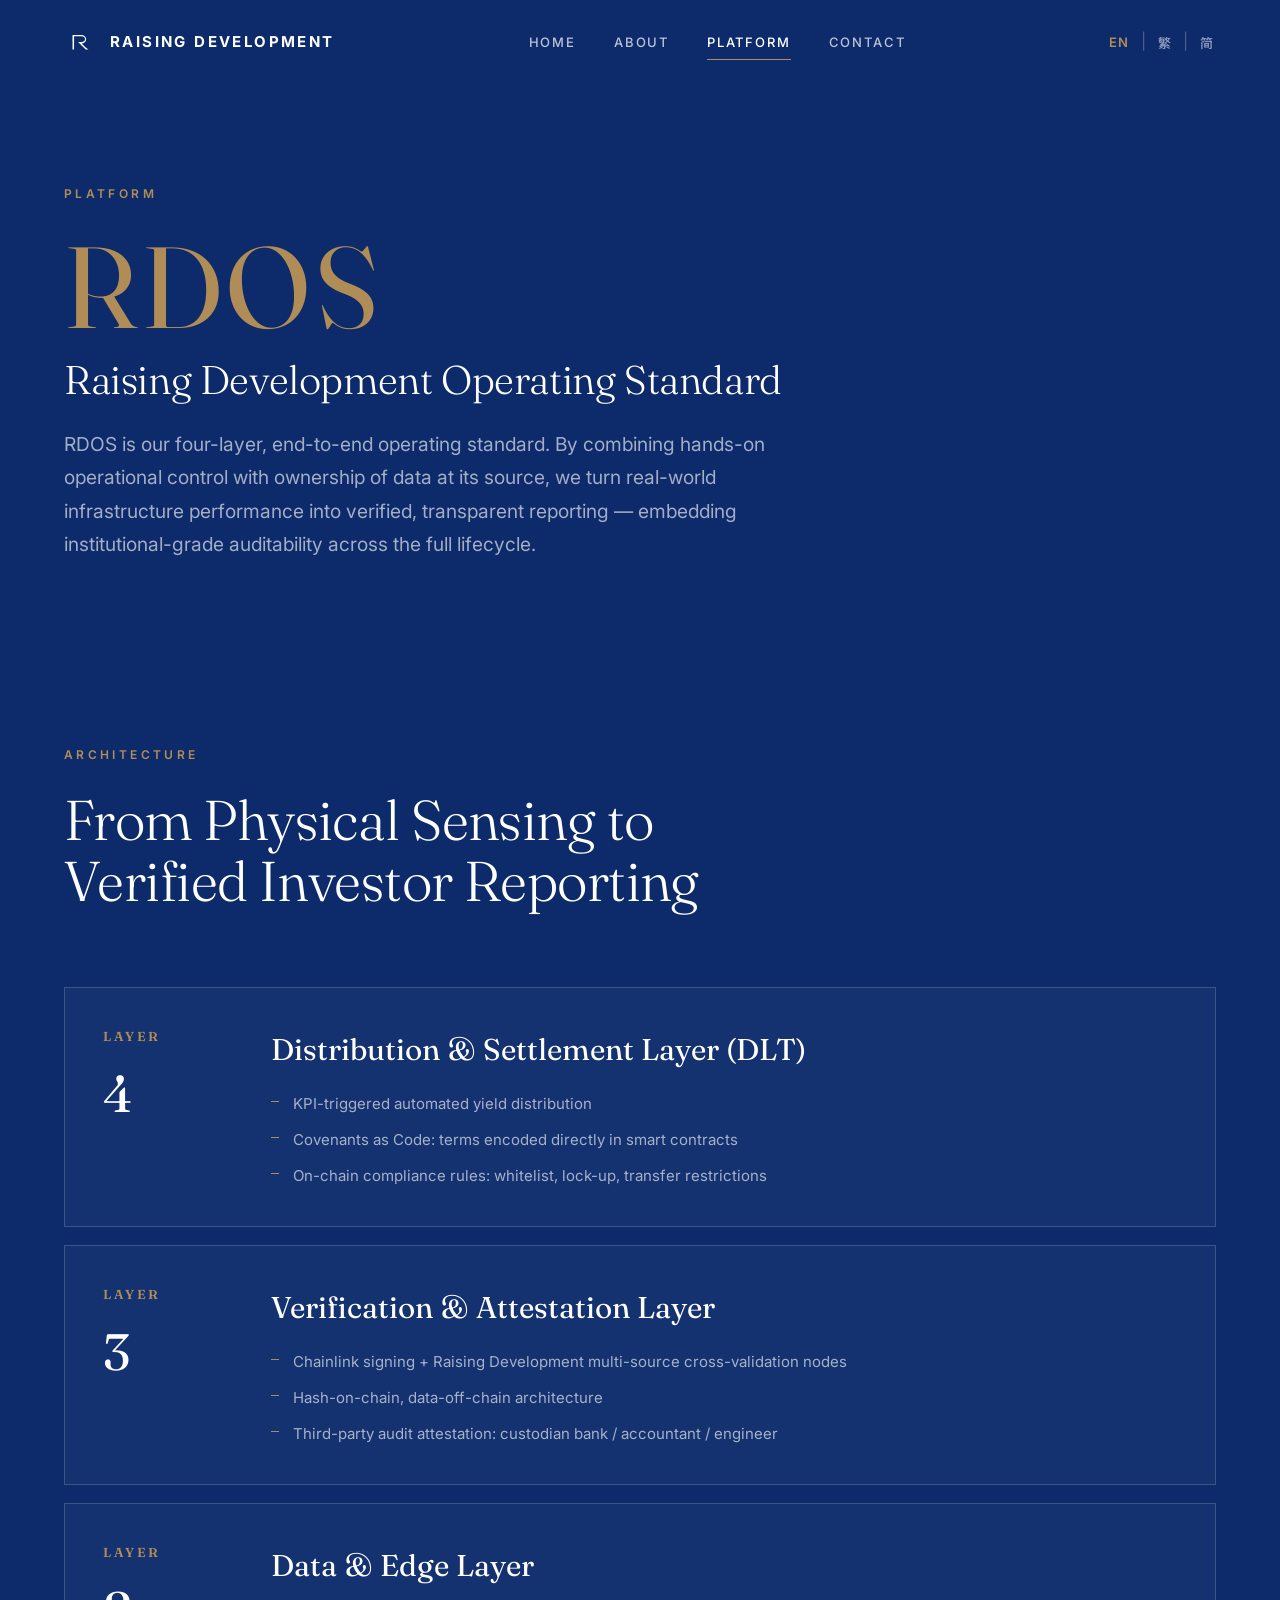
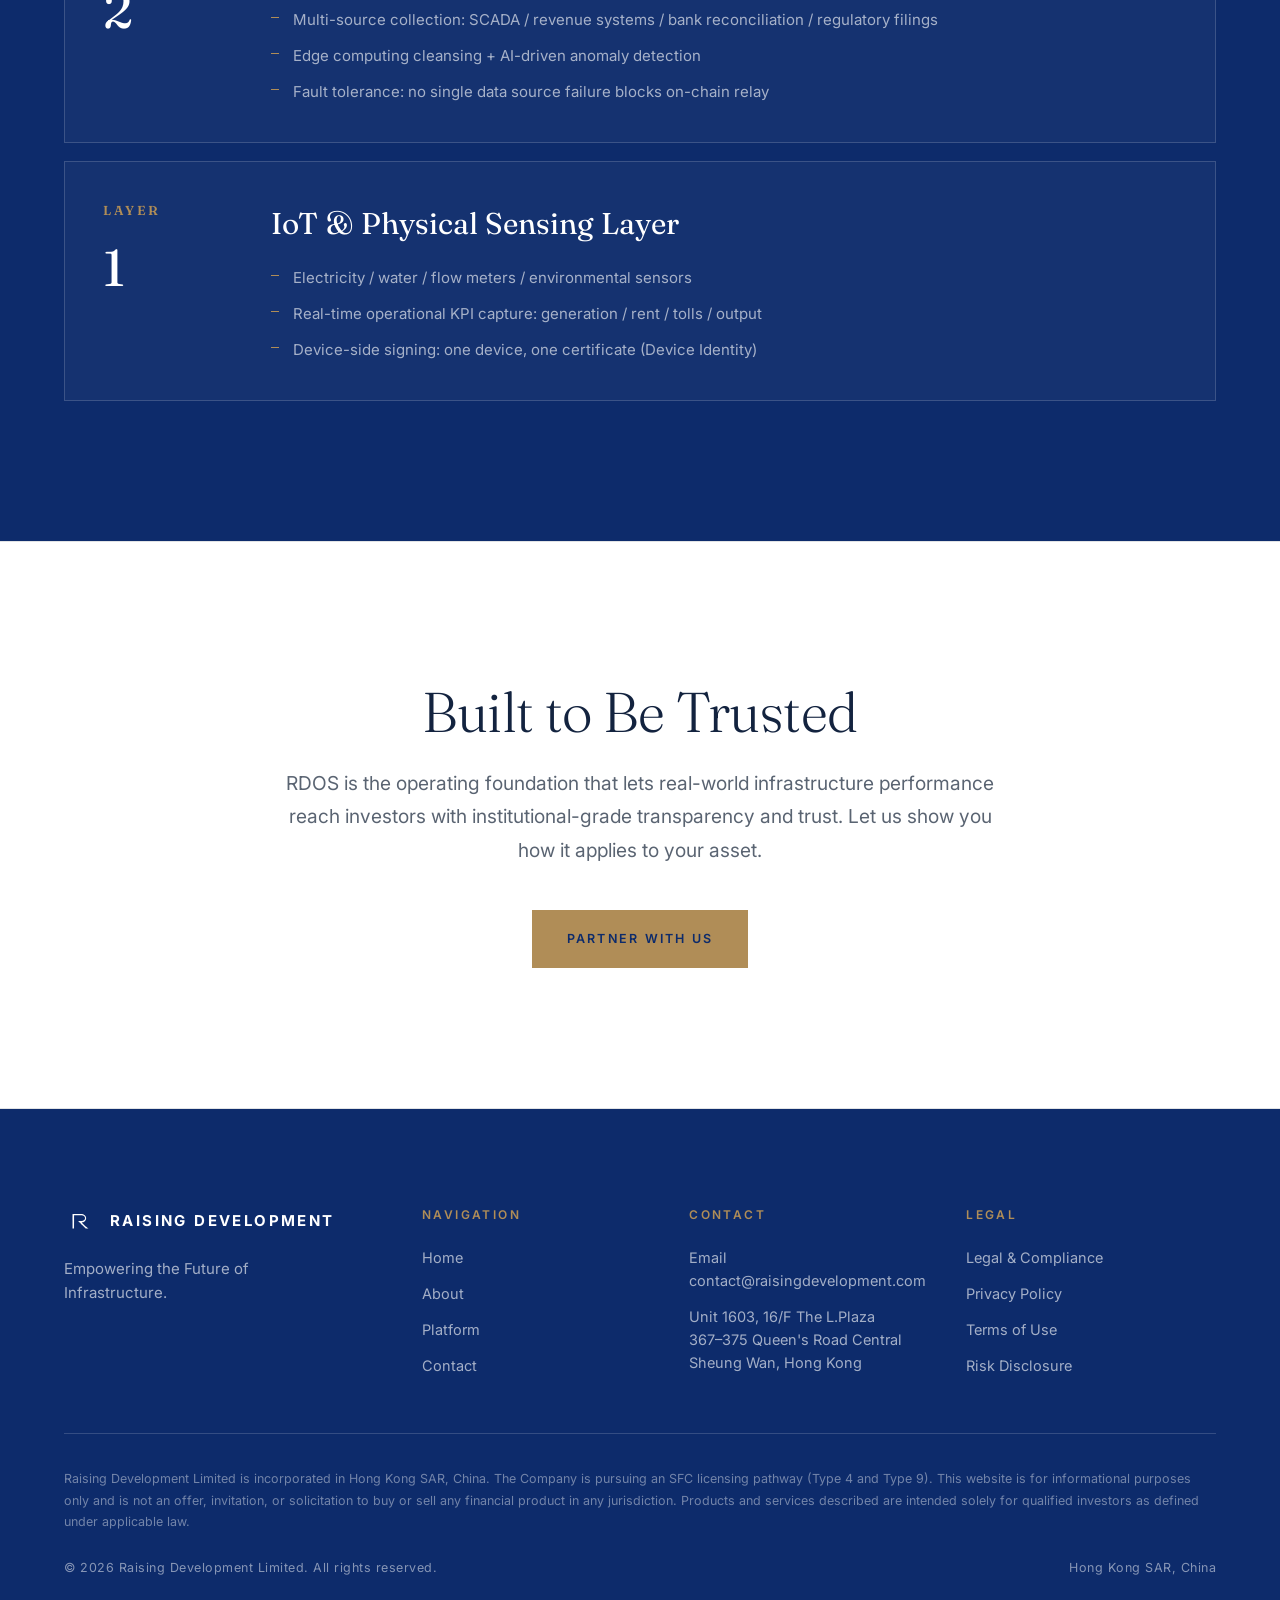
<file: platform.html>
<!DOCTYPE html>
<html lang="en" data-locale="en">
<head>
<meta charset="utf-8">
<meta name="viewport" content="width=device-width, initial-scale=1.0, maximum-scale=1">
<title>Platform · RDOS · Raising Development</title>
<meta name="description" content="RDOS — the Raising Development Operating Standard. A four-layer, end-to-end framework that turns real-world infrastructure operations into verified, transparent investor reporting across the full lifecycle.">
<link rel="canonical" href="https://raisingdevelopment.com/platform">
<meta property="og:type" content="website">
<meta property="og:title" content="Platform · RDOS · Raising Development">
<meta property="og:description" content="The Raising Development Operating Standard — from physical sensing to verified investor reporting.">
<meta property="og:image" content="https://raisingdevelopment.com/og-image.png">
<link rel="icon" href="/favicon.svg" type="image/svg+xml">
<link rel="icon" href="/favicon.ico" sizes="any">
<link rel="apple-touch-icon" href="/favicon-192.png">
<link rel="preconnect" href="https://fonts.googleapis.com">
<link rel="preconnect" href="https://fonts.gstatic.com" crossorigin>
<link href="https://fonts.googleapis.com/css2?family=Fraunces:ital,opsz,wght@0,9..144,300;0,9..144,400;0,9..144,600;0,9..144,700;1,9..144,400&family=Inter:wght@300;400;500;600&family=Noto+Serif+SC:wght@400;500;700&family=Noto+Sans+SC:wght@300;400;500&family=Noto+Serif+TC:wght@400;500;700&family=Noto+Sans+TC:wght@300;400;500&display=swap" rel="stylesheet">
<style>
/* =========================================================================
   Raising Development Limited — Brand Stylesheet
   Self-owned static rebuild. No external platform dependency.
   Palette  : navy #0F1B2A · royal #1F3864 · brand #1B2F6E · gold #B08D57
              ivory #F5F1EA · white #FFFFFF
   Type     : Cormorant Garamond / Noto Serif SC (display) · Inter / Noto Sans SC (body)
   ========================================================================= */

:root{
  --navy:#0D2B6B;
  --royal:#0D2B6B;
  --brand:#0D2B6B;
  --gold:#B08D57;
  --gold-soft:#c9a878;
  --ivory:#FFFFFF;
  --white:#FFFFFF;
  --ink:#13233f;
  --muted:#5A6472;
  --muted-light:rgba(255,255,255,.62);
  --line:rgba(15,27,42,.12);
  --line-light:rgba(255,255,255,.16);
  --serif:"Fraunces","Noto Serif SC",Georgia,serif;
  --sans:"Inter","Noto Sans SC",-apple-system,BlinkMacSystemFont,"Segoe UI",sans-serif;
  --maxw:1280px;
  --pad:clamp(20px,5vw,64px);
  --ease:cubic-bezier(.22,.61,.36,1);
}

*{box-sizing:border-box;margin:0;padding:0}
html{scroll-behavior:smooth;-webkit-text-size-adjust:100%}
body{
  font-family:var(--sans);
  color:var(--ink);
  background:var(--white);
  line-height:1.6;
  font-size:16px;
  -webkit-font-smoothing:antialiased;
  text-rendering:optimizeLegibility;
  overflow-x:hidden;
}
img,svg{max-width:100%;display:block}
a{color:inherit;text-decoration:none}

/* ---- Language visibility (trilingual) -------------------------------- */
[data-lang]{display:none}
html[data-locale="en"]      [data-lang="en"],
html[data-locale="zh-Hant"] [data-lang="zh-Hant"],
html[data-locale="zh-Hans"] [data-lang="zh-Hans"]{display:inline}
html:not([data-locale]) [data-lang="en"]{display:inline}
/* block-level translated wrappers keep block flow */
p[data-lang],li[data-lang]{display:none}
html[data-locale="en"]      p[data-lang="en"],
html[data-locale="zh-Hant"] p[data-lang="zh-Hant"],
html[data-locale="zh-Hans"] p[data-lang="zh-Hans"]{display:block}

html[data-locale="zh-Hans"] .serif{font-family:"Noto Serif SC","Fraunces",serif;font-weight:400}
html[data-locale="zh-Hant"] .serif{font-family:"Noto Serif TC","Noto Serif SC","Fraunces",serif;font-weight:400}
html[data-locale="zh-Hans"] body{font-family:"Inter","Noto Sans SC",sans-serif}
html[data-locale="zh-Hant"] body{font-family:"Inter","Noto Sans TC","Noto Sans SC",sans-serif}

/* ---- Layout helpers -------------------------------------------------- */
.wrap{max-width:var(--maxw);margin:0 auto;padding-left:var(--pad);padding-right:var(--pad)}
.section{padding:clamp(72px,11vw,140px) 0}
.section--navy{background:var(--navy);color:var(--white)}
.section--ivory{background:var(--ivory);border-top:1px solid var(--line);border-bottom:1px solid var(--line)}
.section--white{background:var(--white)}
.eyebrow{
  font-family:var(--sans);
  font-size:12px;font-weight:600;letter-spacing:.28em;text-transform:uppercase;
  color:var(--gold);margin-bottom:26px;display:inline-block;
}
.serif{font-family:var(--serif);font-weight:300;line-height:1.08;letter-spacing:-.01em}
h1.serif{font-weight:300}
.h-xl{font-size:clamp(40px,7vw,82px)}
.h-lg{font-size:clamp(32px,5vw,56px)}
.h-md{font-size:clamp(26px,3.4vw,40px)}
.lead{font-size:clamp(17px,1.5vw,20px);color:var(--muted);max-width:62ch;line-height:1.75}
.section--navy .lead{color:var(--muted-light)}
.muted{color:var(--muted)}

/* ---- Buttons --------------------------------------------------------- */
.btn{
  display:inline-flex;align-items:center;gap:.6em;
  font-family:var(--sans);font-size:12.5px;font-weight:600;
  letter-spacing:.18em;text-transform:uppercase;
  padding:18px 34px;border:1px solid transparent;cursor:pointer;
  transition:all .35s var(--ease);white-space:nowrap;
}
.btn--solid{background:var(--gold);color:var(--navy);border-color:var(--gold)}
.btn--solid:hover{background:var(--gold-soft);border-color:var(--gold-soft)}
.btn--ghost{background:transparent;color:inherit;border-color:currentColor;opacity:.85}
.btn--ghost:hover{opacity:1;background:rgba(255,255,255,.06)}
.section--ivory .btn--ghost,.section--white .btn--ghost{border-color:var(--line)}
.section--ivory .btn--ghost:hover,.section--white .btn--ghost:hover{background:rgba(15,27,42,.04)}
.link-arrow{
  font-family:var(--sans);font-size:13px;font-weight:600;letter-spacing:.14em;
  text-transform:uppercase;color:var(--gold);display:inline-flex;align-items:center;gap:.5em;
  transition:gap .3s var(--ease);
}
.link-arrow:hover{gap:.9em}

/* ---- Header / Nav ---------------------------------------------------- */
.site-header{
  position:fixed;top:0;left:0;right:0;z-index:100;
  transition:background .4s var(--ease),box-shadow .4s var(--ease);
  background:transparent;
}
.site-header.scrolled{background:rgba(15,27,42,.96);box-shadow:0 1px 0 rgba(255,255,255,.06)}
.nav{display:flex;align-items:center;justify-content:space-between;height:84px;color:#fff}
.brand{display:flex;align-items:center;gap:14px;font-weight:700;letter-spacing:.16em;font-size:15px;text-transform:uppercase}
.brand .logo,.brand svg.logo{width:32px;height:32px;min-width:32px;flex:none;display:block;color:inherit}
.brand .logo svg{width:100%;height:100%;display:block}
.nav-links{display:flex;align-items:center;gap:38px}
.nav-links a{
  font-size:13px;font-weight:500;letter-spacing:.14em;text-transform:uppercase;
  color:rgba(255,255,255,.72);transition:color .25s;position:relative;padding:6px 0;
}
.nav-links a:hover,.nav-links a.active{color:#fff}
.nav-links a.active::after{content:"";position:absolute;left:0;right:0;bottom:-2px;height:1px;background:var(--gold)}
.lang{display:flex;align-items:center;gap:10px;margin-left:8px}
.lang button{
  background:none;border:none;cursor:pointer;color:rgba(255,255,255,.5);
  font-family:var(--sans);font-size:13px;font-weight:600;letter-spacing:.05em;padding:2px;transition:color .25s;
}
.lang button:hover{color:rgba(255,255,255,.85)}
.lang button.active{color:var(--gold)}
.lang .sep{color:rgba(255,255,255,.25)}
.burger{display:none;background:none;border:none;cursor:pointer;width:30px;height:22px;position:relative}
.burger span{position:absolute;left:0;right:0;height:2px;background:#fff;transition:.3s var(--ease)}
.burger span:nth-child(1){top:0}.burger span:nth-child(2){top:10px}.burger span:nth-child(3){top:20px}

/* mobile drawer */
.drawer{
  position:fixed;inset:0;z-index:99;background:var(--navy);
  display:flex;flex-direction:column;justify-content:center;align-items:center;gap:30px;
  opacity:0;visibility:hidden;transition:.4s var(--ease);
}
.drawer.open{opacity:1;visibility:visible}
.drawer a{color:#fff;font-family:var(--serif);font-size:30px;font-weight:300}
.drawer .lang{display:flex;margin-top:24px}
.drawer .lang button{color:rgba(255,255,255,.6);font-size:16px}
.drawer .lang button.active{color:var(--gold)}
.drawer-close{position:absolute;top:30px;right:var(--pad);background:none;border:none;color:#fff;font-size:28px;cursor:pointer;line-height:1}

/* ---- Hero ------------------------------------------------------------ */
.hero{
  position:relative;min-height:100vh;display:flex;align-items:center;
  background:var(--royal);color:#fff;overflow:hidden;
  padding:104px 0 56px;
}
.hero::before{
  content:"";position:absolute;inset:0;
  background-image:
    linear-gradient(rgba(255,255,255,.045) 1px,transparent 1px),
    linear-gradient(90deg,rgba(255,255,255,.045) 1px,transparent 1px);
  background-size:96px 96px;
  -webkit-mask-image:radial-gradient(ellipse 80% 70% at 30% 50%,#000 30%,transparent 80%);
  mask-image:radial-gradient(ellipse 80% 70% at 30% 50%,#000 30%,transparent 80%);
}
.hero::after{content:"";position:absolute;inset:0;background:linear-gradient(180deg,rgba(15,27,42,.25),rgba(31,56,100,0) 40%,rgba(15,27,42,.55))}
.hero .wrap{position:relative;z-index:2;width:100%}
.hero h1{font-size:clamp(40px,6.2vw,88px);line-height:1.06;margin-bottom:.45em;max-width:19ch}
.hero .sub{font-family:var(--serif);font-weight:300;font-size:clamp(19px,2.5vw,31px);color:rgba(255,255,255,.7);margin-bottom:2em;letter-spacing:.01em}
html[data-locale="zh-Hant"] .hero .sub,html[data-locale="zh-Hans"] .hero .sub{font-family:"Noto Serif SC",var(--serif)}
.hero-actions{display:flex;gap:18px;flex-wrap:wrap}
.scroll-cue{position:absolute;bottom:36px;left:50%;transform:translateX(-50%);z-index:2;color:rgba(255,255,255,.4);font-size:11px;letter-spacing:.25em;text-transform:uppercase;display:flex;flex-direction:column;align-items:center;gap:10px}
.scroll-cue::after{content:"";width:1px;height:46px;background:linear-gradient(rgba(255,255,255,.5),transparent);animation:cue 2s var(--ease) infinite}
@keyframes cue{0%{transform:scaleY(0);transform-origin:top}50%{transform:scaleY(1);transform-origin:top}50.1%{transform-origin:bottom}100%{transform:scaleY(0);transform-origin:bottom}}

/* ---- Section heading block ------------------------------------------ */
.sec-head{max-width:760px;margin-bottom:clamp(48px,6vw,76px)}
.sec-head.center{margin-left:auto;margin-right:auto;text-align:center}
.sec-head .lead{margin-top:24px}

/* ---- Cards / grids --------------------------------------------------- */
.grid{display:grid;gap:28px}
.grid-3{grid-template-columns:repeat(3,1fr)}
.grid-2{grid-template-columns:repeat(2,1fr)}
.card{
  background:var(--white);padding:clamp(28px,3vw,42px);
  border:1px solid var(--line);transition:transform .4s var(--ease),box-shadow .4s var(--ease);
}
.section--ivory .card{box-shadow:0 1px 2px rgba(15,27,42,.04)}
.card:hover{transform:translateY(-4px);box-shadow:0 24px 50px -28px rgba(15,27,42,.28)}
.card h3{font-family:var(--serif);font-weight:400;font-size:clamp(21px,2vw,27px);margin-bottom:16px;color:var(--navy);line-height:1.2}
.card p{color:var(--muted);font-size:15.5px;line-height:1.72}
.card--dark{background:rgba(255,255,255,.03);border-color:var(--line-light)}
.card--dark h3{color:#fff}
.card--dark p{color:var(--muted-light)}

/* ---- Stat band ------------------------------------------------------- */
.stats{display:grid;grid-template-columns:repeat(3,1fr)}
.stat{padding:clamp(30px,4vw,56px) clamp(20px,3vw,44px);position:relative}
.stat + .stat::before{content:"";position:absolute;left:0;top:18%;bottom:18%;width:1px;background:var(--line)}
.section--navy .stat + .stat::before{background:var(--line-light)}
.stat .num{font-family:var(--serif);font-weight:400;font-size:clamp(40px,5.5vw,72px);color:var(--royal);line-height:1;letter-spacing:-.02em}
.section--navy .stat .num{color:#fff}
.stat .label{margin-top:18px;font-size:14.5px;color:var(--muted);line-height:1.4}
.section--navy .stat .label{color:var(--muted-light)}
.stat .src{margin-top:8px;font-size:12px;letter-spacing:.08em;text-transform:uppercase;color:rgba(15,27,42,.4)}
.section--navy .stat .src{color:rgba(255,255,255,.4)}

/* ---- Quote ----------------------------------------------------------- */
.pullquote{font-family:var(--serif);font-weight:300;font-style:italic;font-size:clamp(24px,3.4vw,40px);line-height:1.3;color:#fff;max-width:20ch;margin-top:60px;border-left:2px solid var(--gold);padding-left:32px}
html[data-locale="zh-Hant"] .pullquote,html[data-locale="zh-Hans"] .pullquote{font-family:"Noto Serif SC",var(--serif);font-style:normal}

/* ---- Differentiation pillars ---------------------------------------- */
.pillars{display:grid;grid-template-columns:repeat(3,1fr);gap:1px;background:var(--line-light);border:1px solid var(--line-light)}
.pillar{background:rgba(255,255,255,.05);padding:clamp(32px,3.5vw,48px)}
.pillar .idx{font-family:var(--serif);font-size:34px;color:var(--gold);font-weight:400;margin-bottom:22px;display:block}
.pillar h3{font-family:var(--serif);font-weight:400;font-size:23px;color:#fff;margin-bottom:14px;line-height:1.25}
.pillar p{color:var(--muted-light);font-size:15px;line-height:1.7}

/* ---- Stage / flywheel timeline -------------------------------------- */
.stages{display:grid;grid-template-columns:repeat(3,1fr);gap:28px;margin-top:20px}
.stage{padding:38px 0 0;border-top:2px solid var(--line)}
.stage--current{border-top-color:var(--gold)}
.stage .tag{font-size:12px;font-weight:600;letter-spacing:.2em;text-transform:uppercase;color:var(--muted)}
.stage--current .tag{color:var(--gold)}
.stage h3{font-family:var(--serif);font-weight:400;font-size:clamp(22px,2.2vw,29px);color:var(--navy);margin:18px 0 14px}
.stage p{color:var(--muted);font-size:15px;line-height:1.72}

/* ---- Sector list ----------------------------------------------------- */
.sectors{border-top:1px solid var(--line)}
.sector{display:grid;grid-template-columns:.5fr 1fr;gap:30px;padding:34px 0;border-bottom:1px solid var(--line);align-items:baseline;transition:padding-left .4s var(--ease)}
.sector:hover{padding-left:14px}
.sector h3{font-family:var(--serif);font-weight:400;font-size:clamp(22px,2.4vw,30px);color:var(--navy)}
.sector p{color:var(--muted);font-size:15.5px;line-height:1.7}
@media(max-width:720px){.sector{grid-template-columns:1fr;gap:10px}}

/* ---- CTA band -------------------------------------------------------- */
.cta{text-align:center}
.cta .h-lg{margin-bottom:24px}
.cta-actions{display:flex;gap:18px;justify-content:center;flex-wrap:wrap;margin-top:42px}

/* ---- About: founders ------------------------------------------------- */
.founder{display:grid;grid-template-columns:.8fr 1.2fr;gap:clamp(28px,5vw,72px);padding:clamp(40px,5vw,68px) 0;border-bottom:1px solid var(--line)}
.founder:last-child{border-bottom:none}
.founder .who .name{font-family:var(--serif);font-weight:400;font-size:clamp(30px,3.6vw,46px);color:var(--navy);line-height:1.05}
.founder .who .name small{display:block;font-family:var(--sans);font-size:14px;letter-spacing:.04em;color:var(--muted);margin-top:8px;font-weight:400}
.founder .who .role{margin-top:18px;font-size:12px;font-weight:600;letter-spacing:.2em;text-transform:uppercase;color:var(--gold)}
.founder .bio p{color:var(--muted);font-size:16px;line-height:1.8;margin-bottom:18px}
.founder .bio p:last-child{margin-bottom:0}
@media(max-width:760px){.founder{grid-template-columns:1fr;gap:24px}}

/* ---- Capability triangle -------------------------------------------- */
.triangle-wrap{display:grid;grid-template-columns:1fr 1fr;gap:clamp(36px,5vw,72px);align-items:center}
.tri-visual{position:relative;aspect-ratio:1.1/1;display:flex;align-items:center;justify-content:center}
.cap-cards{display:grid;gap:22px}
.cap{padding:26px 28px;border:1px solid var(--line);border-left:3px solid var(--gold);background:#fff}
.cap h3{font-family:var(--serif);font-weight:400;font-size:22px;color:var(--navy);margin-bottom:10px}
.cap p{color:var(--muted);font-size:15px;line-height:1.7}
@media(max-width:860px){.triangle-wrap{grid-template-columns:1fr}}

/* ---- Company facts --------------------------------------------------- */
.facts{display:grid;grid-template-columns:repeat(2,1fr);gap:1px;background:var(--line);border:1px solid var(--line)}
.fact{background:var(--white);padding:30px 34px}
.fact .k{font-size:12px;font-weight:600;letter-spacing:.18em;text-transform:uppercase;color:var(--gold);margin-bottom:10px}
.fact .v{font-size:16px;color:var(--navy);line-height:1.5}
@media(max-width:640px){.facts{grid-template-columns:1fr}}

/* ---- Platform / RDOS architecture ----------------------------------- */
.rdos-hero{padding-top:clamp(150px,18vh,210px)}
.rdos-mark{font-family:var(--serif);font-size:clamp(60px,9vw,120px);color:var(--gold);font-weight:400;letter-spacing:.04em;line-height:1}
.arch{display:grid;gap:18px;margin-top:20px}
.layer{
  display:grid;grid-template-columns:130px 1fr;gap:clamp(20px,3vw,44px);align-items:start;
  background:rgba(255,255,255,.03);border:1px solid var(--line-light);
  padding:clamp(24px,3vw,38px);transition:background .35s var(--ease),transform .35s var(--ease);
}
.layer:hover{background:rgba(255,255,255,.06);transform:translateX(6px)}
.layer .ln{font-family:var(--serif);color:var(--gold);font-size:13px;font-weight:600;letter-spacing:.2em;text-transform:uppercase}
.layer .ln b{display:block;font-family:var(--serif);font-size:clamp(34px,4vw,52px);font-weight:400;color:#fff;letter-spacing:0;margin-top:6px}
.layer h3{font-family:var(--serif);font-weight:400;font-size:clamp(22px,2.4vw,30px);color:#fff;margin-bottom:18px}
.layer ul{list-style:none;display:grid;gap:12px}
.layer li{color:var(--muted-light);font-size:15px;line-height:1.6;padding-left:22px;position:relative}
.layer li::before{content:"";position:absolute;left:0;top:.6em;width:8px;height:1px;background:var(--gold)}
@media(max-width:640px){.layer{grid-template-columns:1fr;gap:16px}}

/* ---- Contact --------------------------------------------------------- */
.contact-grid{display:grid;grid-template-columns:1.3fr 1fr;gap:clamp(40px,6vw,90px)}
@media(max-width:880px){.contact-grid{grid-template-columns:1fr;gap:50px}}
input[type=hidden]{display:none !important}
.field{margin-bottom:26px}
.field label{display:block;font-size:12px;font-weight:600;letter-spacing:.18em;text-transform:uppercase;color:var(--muted);margin-bottom:10px}
.field input,.field select,.field textarea{
  width:100%;font-family:var(--sans);font-size:16px;color:var(--navy);
  padding:14px 0;border:none;border-bottom:1px solid var(--line);background:transparent;transition:border-color .3s;
}
.field input:focus,.field select:focus,.field textarea:focus{outline:none;border-bottom-color:var(--gold)}
.field textarea{resize:vertical;min-height:120px}
.aside-block{padding:34px;background:#fff;border:1px solid var(--line);margin-bottom:24px}
.aside-block h3{font-family:var(--serif);font-weight:400;font-size:26px;color:var(--navy);margin-bottom:14px}
.aside-block p{color:var(--muted);font-size:15.5px;line-height:1.7;margin-bottom:20px}
.contact-meta{display:grid;gap:26px;margin-top:8px}
.cm .k{font-size:12px;font-weight:600;letter-spacing:.18em;text-transform:uppercase;color:var(--gold);margin-bottom:8px}
.cm .v{color:var(--navy);font-size:16px;line-height:1.55}
.form-note{font-size:13px;color:var(--muted);margin-top:8px}
.form-status{margin-top:18px;font-size:14px;display:none}
.form-status.show{display:block}
.form-status.ok{color:#2c7a4b}
.form-status.err{color:#b03a3a}

/* ---- Footer ---------------------------------------------------------- */
.site-footer{background:var(--navy);color:#fff;padding:clamp(64px,8vw,96px) 0 40px}
.footer-top{display:grid;grid-template-columns:1.4fr 1fr 1fr 1.1fr;gap:40px;padding-bottom:56px;border-bottom:1px solid var(--line-light)}
.footer-brand .brand{margin-bottom:20px}
.footer-brand p{color:var(--muted-light);font-size:15px;max-width:30ch}
.fcol h4{font-size:12px;font-weight:600;letter-spacing:.2em;text-transform:uppercase;color:var(--gold);margin-bottom:22px}
.fcol ul{list-style:none;display:grid;gap:13px}
.fcol a,.fcol li{color:var(--muted-light);font-size:14.5px;transition:color .25s}
.fcol a:hover{color:#fff}
.fcol .addr{line-height:1.6}
.footer-legal{padding-top:34px;display:flex;flex-direction:column;gap:18px}
.footer-legal .disc{color:rgba(255,255,255,.42);font-size:12.5px;line-height:1.7}
.footer-bottom{display:flex;justify-content:space-between;gap:20px;flex-wrap:wrap;color:rgba(255,255,255,.5);font-size:12.5px;letter-spacing:.04em;padding-top:8px}
@media(max-width:900px){.footer-top{grid-template-columns:1fr 1fr}.footer-brand{grid-column:1/-1}}
@media(max-width:520px){.footer-top{grid-template-columns:1fr}}

/* ---- Reveal animation ------------------------------------------------ */
.reveal{opacity:0;transform:translateY(26px);transition:opacity .9s var(--ease),transform .9s var(--ease)}
.reveal.in{opacity:1;transform:none}
@media(prefers-reduced-motion:reduce){.reveal{opacity:1;transform:none;transition:none}.scroll-cue::after{animation:none}}

/* ---- Page hero (interior) ------------------------------------------- */
.page-hero{background:var(--navy);color:#fff;padding:clamp(150px,20vh,240px) 0 clamp(60px,8vw,110px)}
.page-hero h1{margin-top:18px}
.page-hero .lead{color:var(--muted-light);margin-top:26px}

/* ---- Responsive nav -------------------------------------------------- */
@media(max-width:980px){
  .nav-links{display:none}
  .nav .lang{display:none}
  .burger{display:block}
  .grid-3,.stages{grid-template-columns:1fr}
  .pillars{grid-template-columns:1fr;gap:1px}
  .triangle-wrap{grid-template-columns:1fr}
}
@media(max-width:680px){
  .grid-2,.facts{grid-template-columns:1fr}
  .stat + .stat::before{display:none}
  .stats{gap:1px;background:var(--line)}
  .section--navy .stats{background:var(--line-light)}
  .stat{background:var(--white)}
  .section--navy .stat{background:var(--navy)}
}

</style>
</head>
<body>

<header class="site-header">
  <div class="wrap nav">
    <a class="brand" href="/" aria-label="Raising Development">
      <svg class="logo" viewBox="0 0 10240 10240" aria-hidden="true"><g transform="translate(0,10240) scale(1,-1)" fill="currentColor"><path d="M2743 7405 c-10 -11 -13 -493 -13 -2335 0 -1999 2 -2323 14 -2336 12 -11 58 -14 239 -14 196 0 226 2 231 16 3 9 6 958 6 2110 l0 2094 1208 0 c1146 0 1402 -5 1457 -29 11 -5 49 -15 85 -22 36 -7 76 -19 90 -26 14 -7 40 -16 58 -19 17 -3 32 -10 32 -14 0 -4 18 -13 40 -20 22 -7 40 -16 40 -20 0 -3 16 -12 35 -20 19 -7 36 -19 39 -27 3 -7 11 -13 17 -13 16 0 26 -9 131 -114 99 -101 118 -122 118 -136 0 -6 7 -13 15 -16 8 -4 13 -10 10 -14 -3 -4 2 -13 10 -20 8 -7 15 -19 15 -26 0 -8 5 -14 11 -14 5 0 7 -4 4 -10 -3 -5 -2 -10 4 -10 6 0 13 -16 17 -35 3 -19 10 -35 14 -35 5 0 14 -26 20 -57 7 -32 17 -61 23 -65 15 -9 15 -291 0 -310 -5 -7 -16 -41 -23 -75 -7 -35 -16 -63 -21 -63 -4 0 -11 -15 -15 -34 -3 -19 -12 -37 -19 -39 -7 -3 -16 -18 -19 -33 -4 -16 -16 -34 -27 -42 -10 -7 -19 -18 -19 -23 0 -6 -16 -25 -35 -43 -19 -19 -35 -38 -35 -43 0 -12 -40 -48 -62 -56 -10 -4 -18 -10 -18 -15 0 -5 -24 -24 -52 -42 -29 -19 -55 -36 -58 -39 -6 -7 -53 -34 -90 -53 -14 -7 -28 -16 -31 -21 -3 -5 -8 -8 -10 -7 -7 2 -42 -10 -72 -26 -16 -8 -33 -12 -38 -8 -5 3 -9 1 -9 -4 0 -5 -21 -12 -46 -16 -26 -3 -53 -11 -59 -16 -7 -6 -53 -16 -101 -22 -49 -7 -92 -17 -96 -22 -5 -8 -204 -13 -620 -16 l-612 -5 226 -226 c125 -125 234 -229 242 -232 9 -4 16 -11 16 -16 0 -11 88 -101 98 -101 4 0 162 -155 352 -345 190 -190 348 -345 352 -345 4 0 162 -154 350 -343 189 -189 351 -346 361 -350 9 -3 17 -12 17 -18 0 -13 45 -59 74 -74 10 -5 18 -13 17 -17 -2 -11 32 -43 52 -51 9 -3 17 -13 17 -22 0 -8 6 -15 13 -15 7 0 64 -52 127 -115 l113 -115 429 0 c279 0 428 3 428 10 0 6 -7 10 -15 10 -7 0 -18 6 -22 13 -4 6 -21 19 -38 27 -16 8 -34 21 -38 27 -4 7 -15 13 -22 13 -8 0 -15 3 -15 8 0 8 -57 42 -66 39 -3 -1 -10 6 -15 16 -6 9 -15 17 -21 17 -6 0 -24 14 -40 30 -15 17 -31 30 -34 30 -8 0 -88 64 -97 78 -4 6 -13 12 -19 12 -6 0 -18 6 -27 14 -87 79 -119 106 -127 106 -5 0 -25 18 -44 40 -19 22 -39 40 -44 40 -15 0 -390 352 -836 787 -462 449 -630 615 -630 622 0 4 61 13 136 19 75 6 142 16 148 21 6 5 48 15 94 22 45 7 82 16 82 19 0 3 19 12 43 19 66 21 254 116 269 137 4 6 8 6 8 2 0 -8 80 48 111 78 9 8 20 15 25 15 12 0 254 242 254 254 0 5 11 24 25 42 14 18 25 37 25 42 0 6 6 12 13 15 7 3 19 23 27 46 7 23 16 41 20 41 4 0 13 18 20 40 7 22 17 40 21 40 5 0 11 16 15 35 3 19 10 35 15 35 5 0 6 6 3 14 -3 8 -1 17 5 20 6 4 13 29 17 57 4 27 10 52 14 54 5 3 6 14 3 25 -3 11 1 27 8 36 19 23 19 375 0 398 -7 9 -11 27 -9 41 3 14 2 25 -3 25 -4 0 -10 19 -14 43 -4 23 -11 47 -16 53 -6 7 -9 16 -8 20 1 5 -3 22 -9 37 -7 16 -12 33 -12 38 0 5 -4 9 -9 9 -5 0 -12 15 -16 33 -4 17 -13 42 -21 55 -8 12 -11 22 -7 22 5 0 0 5 -9 11 -10 5 -18 17 -18 24 0 8 -4 15 -8 15 -5 0 -14 16 -22 35 -8 19 -17 35 -22 35 -4 0 -8 5 -8 11 0 6 -14 28 -31 48 -17 20 -45 53 -62 74 -59 71 -124 137 -135 137 -6 0 -17 8 -24 18 -17 22 -84 72 -97 72 -5 0 -14 7 -19 16 -10 17 -24 26 -129 79 -40 20 -73 40 -73 45 0 5 -15 12 -32 15 -18 4 -46 15 -63 25 -16 10 -47 21 -67 25 -21 4 -38 11 -38 15 0 4 -28 13 -62 20 -35 6 -67 15 -73 20 -5 4 -50 13 -100 20 -49 7 -95 16 -100 21 -6 4 -75 11 -153 15 -78 4 -142 11 -142 15 0 5 -633 9 -1407 9 -1203 -1 -1410 -3 -1420 -15z"/></g></svg>
      <span data-lang="en">Raising Development</span><span data-lang="zh-Hant">潤信發展</span><span data-lang="zh-Hans">润信发展</span>
    </a>
    <nav class="nav-links">
      <a href="/"><span data-lang="en">Home</span><span data-lang="zh-Hant">首頁</span><span data-lang="zh-Hans">首页</span></a>
      <a href="/about"><span data-lang="en">About</span><span data-lang="zh-Hant">關於我們</span><span data-lang="zh-Hans">关于我们</span></a>
      <a href="/platform" class="active"><span data-lang="en">Platform</span><span data-lang="zh-Hant">平台</span><span data-lang="zh-Hans">平台</span></a>
      <a href="/contact"><span data-lang="en">Contact</span><span data-lang="zh-Hant">聯絡我們</span><span data-lang="zh-Hans">联系我们</span></a>
    </nav>
    <div class="lang">
      <button data-set-locale="en">EN</button><span class="sep">|</span>
      <button data-set-locale="zh-Hant">繁</button><span class="sep">|</span>
      <button data-set-locale="zh-Hans">简</button>
    </div>
    <button class="burger" aria-label="Menu"><span></span><span></span><span></span></button>
  </div>
</header>

<div class="drawer">
  <button class="drawer-close" aria-label="Close">✕</button>
  <a href="/"><span data-lang="en">Home</span><span data-lang="zh-Hant">首頁</span><span data-lang="zh-Hans">首页</span></a>
  <a href="/about"><span data-lang="en">About</span><span data-lang="zh-Hant">關於我們</span><span data-lang="zh-Hans">关于我们</span></a>
  <a href="/platform"><span data-lang="en">Platform</span><span data-lang="zh-Hant">平台</span><span data-lang="zh-Hans">平台</span></a>
  <a href="/contact"><span data-lang="en">Contact</span><span data-lang="zh-Hant">聯絡我們</span><span data-lang="zh-Hans">联系我们</span></a>
  <div class="lang">
    <button data-set-locale="en">EN</button><span class="sep">|</span>
    <button data-set-locale="zh-Hant">繁</button><span class="sep">|</span>
    <button data-set-locale="zh-Hans">简</button>
  </div>
</div>

<!-- RDOS HERO -->
<section class="page-hero rdos-hero">
  <div class="wrap">
    <span class="eyebrow reveal"><span data-lang="en">Platform</span><span data-lang="zh-Hant">平台</span><span data-lang="zh-Hans">平台</span></span>
    <div class="rdos-mark reveal">RDOS</div>
    <h1 class="serif h-md reveal" style="margin-top:14px"><span data-lang="en">Raising Development Operating Standard</span><span data-lang="zh-Hant">潤信運營數字化標準</span><span data-lang="zh-Hans">润信运营数字化标准</span></h1>
    <p class="lead reveal"><span data-lang="en">RDOS is our four-layer, end-to-end operating standard. By combining hands-on operational control with ownership of data at its source, we turn real-world infrastructure performance into verified, transparent reporting — embedding institutional-grade auditability across the full lifecycle.</span><span data-lang="zh-Hant">RDOS 是我們四層、端到端的運營標準。透過將親身的運營掌控與源頭數據所有權相結合，我們將真實的基礎設施表現轉化為經過驗證、透明的報告——並將機構級可審計性貫穿於全生命週期。</span><span data-lang="zh-Hans">RDOS 是我们四层、端到端的运营标准。通过将亲身的运营掌控与源头数据所有权相结合，我们将真实的基础设施表现转化为经过验证、透明的报告——并将机构级可审计性贯穿于全生命周期。</span></p>
  </div>
</section>

<!-- ARCHITECTURE -->
<section class="section section--navy" style="padding-top:clamp(40px,6vw,80px)">
  <div class="wrap">
    <div class="sec-head reveal">
      <span class="eyebrow"><span data-lang="en">Architecture</span><span data-lang="zh-Hant">架構</span><span data-lang="zh-Hans">架构</span></span>
      <h2 class="serif h-lg"><span data-lang="en">From Physical Sensing to Verified Investor Reporting</span><span data-lang="zh-Hant">從物理感知到經驗證的投資者報告</span><span data-lang="zh-Hans">从物理感知到经验证的投资者报告</span></h2>
    </div>
    <div class="arch">

      <div class="layer reveal">
        <div class="ln"><span data-lang="en">Layer</span><span data-lang="zh-Hant">層級</span><span data-lang="zh-Hans">层级</span><b>4</b></div>
        <div>
          <h3><span data-lang="en">Distribution &amp; Settlement Layer (DLT)</span><span data-lang="zh-Hant">分配與結算層（DLT）</span><span data-lang="zh-Hans">分配与结算层（DLT）</span></h3>
          <ul>
            <li><span data-lang="en">KPI-triggered automated yield distribution</span><span data-lang="zh-Hant">KPI 觸發的自動化收益分配</span><span data-lang="zh-Hans">KPI 触发的自动化收益分配</span></li>
            <li><span data-lang="en">Covenants as Code: terms encoded directly in smart contracts</span><span data-lang="zh-Hant">條款即代碼（Covenants as Code）：條款直接編碼於智能合約</span><span data-lang="zh-Hans">条款即代码（Covenants as Code）：条款直接编码于智能合约</span></li>
            <li><span data-lang="en">On-chain compliance rules: whitelist, lock-up, transfer restrictions</span><span data-lang="zh-Hant">鏈上合規規則：白名單、鎖倉、轉讓限制</span><span data-lang="zh-Hans">链上合规规则：白名单、锁仓、转让限制</span></li>
          </ul>
        </div>
      </div>

      <div class="layer reveal">
        <div class="ln"><span data-lang="en">Layer</span><span data-lang="zh-Hant">層級</span><span data-lang="zh-Hans">层级</span><b>3</b></div>
        <div>
          <h3><span data-lang="en">Verification &amp; Attestation Layer</span><span data-lang="zh-Hant">驗證與存證層</span><span data-lang="zh-Hans">验证与存证层</span></h3>
          <ul>
            <li><span data-lang="en">Chainlink signing + Raising Development multi-source cross-validation nodes</span><span data-lang="zh-Hant">Chainlink 簽名 + 潤信多源交叉驗證節點</span><span data-lang="zh-Hans">Chainlink 签名 + 润信多源交叉验证节点</span></li>
            <li><span data-lang="en">Hash-on-chain, data-off-chain architecture</span><span data-lang="zh-Hant">Hash-on-chain，data-off-chain 架構</span><span data-lang="zh-Hans">Hash-on-chain，data-off-chain 架构</span></li>
            <li><span data-lang="en">Third-party audit attestation: custodian bank / accountant / engineer</span><span data-lang="zh-Hant">第三方審計簽章：托管行 / 會計師 / 獨立工程師</span><span data-lang="zh-Hans">第三方审计签章：托管行 / 会计师 / 独立工程师</span></li>
          </ul>
        </div>
      </div>

      <div class="layer reveal">
        <div class="ln"><span data-lang="en">Layer</span><span data-lang="zh-Hant">層級</span><span data-lang="zh-Hans">层级</span><b>2</b></div>
        <div>
          <h3><span data-lang="en">Data &amp; Edge Layer</span><span data-lang="zh-Hant">數據與邊緣計算層</span><span data-lang="zh-Hans">数据与边缘计算层</span></h3>
          <ul>
            <li><span data-lang="en">Multi-source collection: SCADA / revenue systems / bank reconciliation / regulatory filings</span><span data-lang="zh-Hant">多源採集：SCADA / 營收系統 / 銀行對賬 / 監管報送</span><span data-lang="zh-Hans">多源采集：SCADA / 营收系统 / 银行对账 / 监管报送</span></li>
            <li><span data-lang="en">Edge computing cleansing + AI-driven anomaly detection</span><span data-lang="zh-Hant">邊緣計算清洗 + AI 驅動異常檢測</span><span data-lang="zh-Hans">边缘计算清洗 + AI 驱动异常检测</span></li>
            <li><span data-lang="en">Fault tolerance: no single data source failure blocks on-chain relay</span><span data-lang="zh-Hant">容錯機制：任一數據源故障不阻斷鏈上回傳</span><span data-lang="zh-Hans">容错机制：任一数据源故障不阻断链上回传</span></li>
          </ul>
        </div>
      </div>

      <div class="layer reveal">
        <div class="ln"><span data-lang="en">Layer</span><span data-lang="zh-Hant">層級</span><span data-lang="zh-Hans">层级</span><b>1</b></div>
        <div>
          <h3><span data-lang="en">IoT &amp; Physical Sensing Layer</span><span data-lang="zh-Hant">IoT 與物理感知層</span><span data-lang="zh-Hans">IoT 与物理感知层</span></h3>
          <ul>
            <li><span data-lang="en">Electricity / water / flow meters / environmental sensors</span><span data-lang="zh-Hant">電表 / 水表 / 流量計 / 環境傳感器</span><span data-lang="zh-Hans">电表 / 水表 / 流量计 / 环境传感器</span></li>
            <li><span data-lang="en">Real-time operational KPI capture: generation / rent / tolls / output</span><span data-lang="zh-Hant">運營 KPI 實時採集：發電量 / 租金 / 收費 / 產出</span><span data-lang="zh-Hans">运营 KPI 实时采集：发电量 / 租金 / 收费 / 产出</span></li>
            <li><span data-lang="en">Device-side signing: one device, one certificate (Device Identity)</span><span data-lang="zh-Hant">設備側簽名：一機一證書（Device Identity）</span><span data-lang="zh-Hans">设备侧签名：一机一证书（Device Identity）</span></li>
          </ul>
        </div>
      </div>

    </div>
  </div>
</section>

<!-- CTA -->
<section class="section section--ivory">
  <div class="wrap cta reveal">
    <h2 class="serif h-lg"><span data-lang="en">Built to Be Trusted</span><span data-lang="zh-Hant">為信任而建</span><span data-lang="zh-Hans">为信任而建</span></h2>
    <p class="lead" style="margin:0 auto"><span data-lang="en">RDOS is the operating foundation that lets real-world infrastructure performance reach investors with institutional-grade transparency and trust. Let us show you how it applies to your asset.</span><span data-lang="zh-Hant">RDOS 是讓真實的基礎設施表現以機構級透明度與信任觸達投資者的運營基礎。讓我們為您展示它如何應用於您的資產。</span><span data-lang="zh-Hans">RDOS 是让真实的基础设施表现以机构级透明度与信任触达投资者的运营基础。让我们为您展示它如何应用于您的资产。</span></p>
    <div class="cta-actions">
      <a class="btn btn--solid" href="/contact"><span data-lang="en">Partner With Us</span><span data-lang="zh-Hant">攜手合作</span><span data-lang="zh-Hans">携手合作</span></a>
    </div>
  </div>
</section>

<div data-footer></div>
<script>
/* Shared footer — injected into every page; edited in ONE place. */
(function () {
  var LOGO = '<svg class="logo" viewBox="0 0 10240 10240" aria-hidden="true"><g transform="translate(0,10240) scale(1,-1)" fill="currentColor"><path d="M2743 7405 c-10 -11 -13 -493 -13 -2335 0 -1999 2 -2323 14 -2336 12 -11 58 -14 239 -14 196 0 226 2 231 16 3 9 6 958 6 2110 l0 2094 1208 0 c1146 0 1402 -5 1457 -29 11 -5 49 -15 85 -22 36 -7 76 -19 90 -26 14 -7 40 -16 58 -19 17 -3 32 -10 32 -14 0 -4 18 -13 40 -20 22 -7 40 -16 40 -20 0 -3 16 -12 35 -20 19 -7 36 -19 39 -27 3 -7 11 -13 17 -13 16 0 26 -9 131 -114 99 -101 118 -122 118 -136 0 -6 7 -13 15 -16 8 -4 13 -10 10 -14 -3 -4 2 -13 10 -20 8 -7 15 -19 15 -26 0 -8 5 -14 11 -14 5 0 7 -4 4 -10 -3 -5 -2 -10 4 -10 6 0 13 -16 17 -35 3 -19 10 -35 14 -35 5 0 14 -26 20 -57 7 -32 17 -61 23 -65 15 -9 15 -291 0 -310 -5 -7 -16 -41 -23 -75 -7 -35 -16 -63 -21 -63 -4 0 -11 -15 -15 -34 -3 -19 -12 -37 -19 -39 -7 -3 -16 -18 -19 -33 -4 -16 -16 -34 -27 -42 -10 -7 -19 -18 -19 -23 0 -6 -16 -25 -35 -43 -19 -19 -35 -38 -35 -43 0 -12 -40 -48 -62 -56 -10 -4 -18 -10 -18 -15 0 -5 -24 -24 -52 -42 -29 -19 -55 -36 -58 -39 -6 -7 -53 -34 -90 -53 -14 -7 -28 -16 -31 -21 -3 -5 -8 -8 -10 -7 -7 2 -42 -10 -72 -26 -16 -8 -33 -12 -38 -8 -5 3 -9 1 -9 -4 0 -5 -21 -12 -46 -16 -26 -3 -53 -11 -59 -16 -7 -6 -53 -16 -101 -22 -49 -7 -92 -17 -96 -22 -5 -8 -204 -13 -620 -16 l-612 -5 226 -226 c125 -125 234 -229 242 -232 9 -4 16 -11 16 -16 0 -11 88 -101 98 -101 4 0 162 -155 352 -345 190 -190 348 -345 352 -345 4 0 162 -154 350 -343 189 -189 351 -346 361 -350 9 -3 17 -12 17 -18 0 -13 45 -59 74 -74 10 -5 18 -13 17 -17 -2 -11 32 -43 52 -51 9 -3 17 -13 17 -22 0 -8 6 -15 13 -15 7 0 64 -52 127 -115 l113 -115 429 0 c279 0 428 3 428 10 0 6 -7 10 -15 10 -7 0 -18 6 -22 13 -4 6 -21 19 -38 27 -16 8 -34 21 -38 27 -4 7 -15 13 -22 13 -8 0 -15 3 -15 8 0 8 -57 42 -66 39 -3 -1 -10 6 -15 16 -6 9 -15 17 -21 17 -6 0 -24 14 -40 30 -15 17 -31 30 -34 30 -8 0 -88 64 -97 78 -4 6 -13 12 -19 12 -6 0 -18 6 -27 14 -87 79 -119 106 -127 106 -5 0 -25 18 -44 40 -19 22 -39 40 -44 40 -15 0 -390 352 -836 787 -462 449 -630 615 -630 622 0 4 61 13 136 19 75 6 142 16 148 21 6 5 48 15 94 22 45 7 82 16 82 19 0 3 19 12 43 19 66 21 254 116 269 137 4 6 8 6 8 2 0 -8 80 48 111 78 9 8 20 15 25 15 12 0 254 242 254 254 0 5 11 24 25 42 14 18 25 37 25 42 0 6 6 12 13 15 7 3 19 23 27 46 7 23 16 41 20 41 4 0 13 18 20 40 7 22 17 40 21 40 5 0 11 16 15 35 3 19 10 35 15 35 5 0 6 6 3 14 -3 8 -1 17 5 20 6 4 13 29 17 57 4 27 10 52 14 54 5 3 6 14 3 25 -3 11 1 27 8 36 19 23 19 375 0 398 -7 9 -11 27 -9 41 3 14 2 25 -3 25 -4 0 -10 19 -14 43 -4 23 -11 47 -16 53 -6 7 -9 16 -8 20 1 5 -3 22 -9 37 -7 16 -12 33 -12 38 0 5 -4 9 -9 9 -5 0 -12 15 -16 33 -4 17 -13 42 -21 55 -8 12 -11 22 -7 22 5 0 0 5 -9 11 -10 5 -18 17 -18 24 0 8 -4 15 -8 15 -5 0 -14 16 -22 35 -8 19 -17 35 -22 35 -4 0 -8 5 -8 11 0 6 -14 28 -31 48 -17 20 -45 53 -62 74 -59 71 -124 137 -135 137 -6 0 -17 8 -24 18 -17 22 -84 72 -97 72 -5 0 -14 7 -19 16 -10 17 -24 26 -129 79 -40 20 -73 40 -73 45 0 5 -15 12 -32 15 -18 4 -46 15 -63 25 -16 10 -47 21 -67 25 -21 4 -38 11 -38 15 0 4 -28 13 -62 20 -35 6 -67 15 -73 20 -5 4 -50 13 -100 20 -49 7 -95 16 -100 21 -6 4 -75 11 -153 15 -78 4 -142 11 -142 15 0 5 -633 9 -1407 9 -1203 -1 -1410 -3 -1420 -15z"/></g></svg>';
  var html =
'<footer class="site-footer"><div class="wrap">' +
  '<div class="footer-top">' +
    '<div class="footer-brand">' +
      '<a class="brand" href="index.html">' + LOGO +
        '<span data-lang="en">Raising Development</span><span data-lang="zh-Hant">潤信發展</span><span data-lang="zh-Hans">润信发展</span></a>' +
      '<p><span data-lang="en">Empowering the Future of Infrastructure.</span><span data-lang="zh-Hant">賦能未來基建。</span><span data-lang="zh-Hans">赋能未来基建。</span></p>' +
    '</div>' +
    '<div class="fcol">' +
      '<h4><span data-lang="en">Navigation</span><span data-lang="zh-Hant">導航</span><span data-lang="zh-Hans">导航</span></h4>' +
      '<ul>' +
        '<li><a href="index.html"><span data-lang="en">Home</span><span data-lang="zh-Hant">首頁</span><span data-lang="zh-Hans">首页</span></a></li>' +
        '<li><a href="about.html"><span data-lang="en">About</span><span data-lang="zh-Hant">關於我們</span><span data-lang="zh-Hans">关于我们</span></a></li>' +
        '<li><a href="platform.html"><span data-lang="en">Platform</span><span data-lang="zh-Hant">平台</span><span data-lang="zh-Hans">平台</span></a></li>' +
        '<li><a href="contact.html"><span data-lang="en">Contact</span><span data-lang="zh-Hant">聯絡我們</span><span data-lang="zh-Hans">联系我们</span></a></li>' +
      '</ul>' +
    '</div>' +
    '<div class="fcol">' +
      '<h4><span data-lang="en">Contact</span><span data-lang="zh-Hant">聯絡</span><span data-lang="zh-Hans">联系</span></h4>' +
      '<ul>' +
        '<li><span data-lang="en">Email</span><span data-lang="zh-Hant">電郵</span><span data-lang="zh-Hans">邮箱</span><br><a href="mailto:contact@raisingdevelopment.com">contact@raisingdevelopment.com</a></li>' +
        '<li class="addr"><span data-lang="en">Unit 1603, 16/F The L.Plaza<br>367–375 Queen\'s Road Central<br>Sheung Wan, Hong Kong</span>' +
          '<span data-lang="zh-Hant">香港上環皇后大道中 367–375 號<br>萬利商業大廈 16 樓 1603 室</span>' +
          '<span data-lang="zh-Hans">香港上环皇后大道中 367–375 号<br>万利商业大厦 16 楼 1603 室</span></li>' +
      '</ul>' +
    '</div>' +
    '<div class="fcol">' +
      '<h4><span data-lang="en">Legal</span><span data-lang="zh-Hant">法律</span><span data-lang="zh-Hans">法律</span></h4>' +
      '<ul>' +
        '<li><span data-lang="en">Legal &amp; Compliance</span><span data-lang="zh-Hant">法律合規</span><span data-lang="zh-Hans">法律合规</span></li>' +
        '<li><span data-lang="en">Privacy Policy</span><span data-lang="zh-Hant">私隱政策</span><span data-lang="zh-Hans">隐私政策</span></li>' +
        '<li><span data-lang="en">Terms of Use</span><span data-lang="zh-Hant">使用條款</span><span data-lang="zh-Hans">使用条款</span></li>' +
        '<li><span data-lang="en">Risk Disclosure</span><span data-lang="zh-Hant">風險披露</span><span data-lang="zh-Hans">风险披露</span></li>' +
      '</ul>' +
    '</div>' +
  '</div>' +
  '<div class="footer-legal">' +
    '<p class="disc">' +
      '<span data-lang="en">Raising Development Limited is incorporated in Hong Kong SAR, China. The Company is pursuing an SFC licensing pathway (Type 4 and Type 9). This website is for informational purposes only and is not an offer, invitation, or solicitation to buy or sell any financial product in any jurisdiction. Products and services described are intended solely for qualified investors as defined under applicable law.</span>' +
      '<span data-lang="zh-Hant">潤信發展有限公司於中國香港特別行政區註冊成立，正積極推進香港證券及期貨事務監察委員會第 4 類及第 9 類受規管活動牌照申請。本網站僅作一般資訊參考，不構成任何要約、邀請或招募。所述產品及服務僅供適用法律所界定的合格投資者參考。</span>' +
      '<span data-lang="zh-Hans">润信发展有限公司于中国香港特别行政区注册成立，正积极推进香港证券及期货事务监察委员会第 4 类及第 9 类受监管活动牌照申请。本网站仅作一般信息参考，不构成任何要约、邀请或招揽。所述产品及服务仅供适用法律所界定的合格投资者参考。</span>' +
    '</p>' +
    '<div class="footer-bottom">' +
      '<span data-lang="en">© 2026 Raising Development Limited. All rights reserved.</span><span data-lang="zh-Hant">© 2026 潤信發展有限公司。保留所有權利。</span><span data-lang="zh-Hans">© 2026 润信发展有限公司。保留所有权利。</span>' +
      '<span><span data-lang="en">Hong Kong SAR, China</span><span data-lang="zh-Hant">中國香港特別行政區</span><span data-lang="zh-Hans">中国香港特别行政区</span></span>' +
    '</div>' +
  '</div>' +
'</div></footer>';
  var mount = document.querySelector("[data-footer]");
  if (mount) mount.outerHTML = html;
})();

</script>
<script>
/* Raising Development — site behaviour (trilingual, nav, reveal, form) */
(function () {
  "use strict";
  var LOCALES = ["en", "zh-Hant", "zh-Hans"];
  var LANG_HTML = { "en": "en", "zh-Hant": "zh-Hant", "zh-Hans": "zh-Hans" };
  var STORE_KEY = "rd-locale";

  function getStored() { try { return localStorage.getItem(STORE_KEY); } catch (e) { return null; } }
  function store(loc) { try { localStorage.setItem(STORE_KEY, loc); } catch (e) {} }
  function detectDefault() {
    var stored = getStored();
    if (stored && LOCALES.indexOf(stored) > -1) return stored;
    var n = (navigator.language || "en").toLowerCase();
    if (n.indexOf("zh") === 0) {
      if (n.indexOf("hant") > -1 || n.indexOf("tw") > -1 || n.indexOf("hk") > -1 || n.indexOf("mo") > -1) return "zh-Hant";
      return "zh-Hans";
    }
    return "en";
  }
  function applyLocale(loc) {
    if (LOCALES.indexOf(loc) < 0) loc = "en";
    document.documentElement.setAttribute("data-locale", loc);
    document.documentElement.setAttribute("lang", LANG_HTML[loc]);
    store(loc);
    document.querySelectorAll(".lang button[data-set-locale]").forEach(function (b) {
      b.classList.toggle("active", b.getAttribute("data-set-locale") === loc);
    });
    var wp = (loc === "en") ? "whitepaper-en.pdf" : "whitepaper-cn.pdf";
    document.querySelectorAll("a[data-whitepaper]").forEach(function (a) { a.setAttribute("href", wp); });
  }

  applyLocale(detectDefault());

  function ready(fn) {
    if (document.readyState !== "loading") fn();
    else document.addEventListener("DOMContentLoaded", fn);
  }

  function closeDrawer() {
    var d = document.querySelector(".drawer");
    if (d) d.classList.remove("open");
    document.body.style.overflow = "";
  }

  ready(function () {
    applyLocale(document.documentElement.getAttribute("data-locale") || "en");

    document.querySelectorAll(".lang button[data-set-locale]").forEach(function (b) {
      b.addEventListener("click", function () { applyLocale(b.getAttribute("data-set-locale")); closeDrawer(); });
    });

    var header = document.querySelector(".site-header");
    var onScroll = function () {
      if (!header) return;
      if (window.scrollY > 40) header.classList.add("scrolled");
      else header.classList.remove("scrolled");
    };
    onScroll();
    window.addEventListener("scroll", onScroll, { passive: true });

    var burger = document.querySelector(".burger");
    var drawer = document.querySelector(".drawer");
    if (burger && drawer) {
      burger.addEventListener("click", function () { drawer.classList.add("open"); document.body.style.overflow = "hidden"; });
      drawer.querySelectorAll("a, .drawer-close").forEach(function (el) { el.addEventListener("click", closeDrawer); });
    }

    var reveals = document.querySelectorAll(".reveal");
    if ("IntersectionObserver" in window && reveals.length) {
      var io = new IntersectionObserver(function (entries) {
        entries.forEach(function (en) {
          if (en.isIntersecting) { en.target.classList.add("in"); io.unobserve(en.target); }
        });
      }, { threshold: 0.08, rootMargin: "0px 0px -6% 0px" });
      reveals.forEach(function (r) { io.observe(r); });
    } else {
      reveals.forEach(function (r) { r.classList.add("in"); });
    }

    var form = document.querySelector("form[data-contact]");
    if (form) initForm(form);
  });

  function initForm(form) {
    var status = form.querySelector(".form-status");
    var endpoint = form.getAttribute("data-endpoint") || "";
    form.addEventListener("submit", function (e) {
      if (!endpoint || endpoint.indexOf("YOUR_") === 0) {
        e.preventDefault();
        var fd = new FormData(form);
        var lines = [];
        fd.forEach(function (v, k) { if (v) lines.push(k + ": " + v); });
        var subject = encodeURIComponent("[Website enquiry] " + (fd.get("name") || ""));
        var body = encodeURIComponent(lines.join("\n"));
        window.location.href = "mailto:contact@raisingdevelopment.com?subject=" + subject + "&body=" + body;
        return;
      }
      e.preventDefault();
      var data = new FormData(form);
      setStatus("", "");
      var btn = form.querySelector("[type=submit]");
      if (btn) btn.disabled = true;
      fetch(endpoint, { method: "POST", body: data, headers: { Accept: "application/json" } })
        .then(function (r) { return r.json().catch(function () { return {}; }).then(function (j) { return { ok: r.ok, j: j }; }); })
        .then(function (res) {
          if (res.ok) { form.reset(); setStatus("ok", form.getAttribute("data-ok") || "Thank you — your message has been sent."); }
          else { setStatus("err", form.getAttribute("data-err") || "Something went wrong. Please email us directly."); }
        })
        .catch(function () { setStatus("err", form.getAttribute("data-err") || "Something went wrong. Please email us directly."); })
        .finally(function () { if (btn) btn.disabled = false; });
    });
    function setStatus(kind, msg) {
      if (!status) return;
      status.className = "form-status" + (kind ? " show " + kind : "");
      status.textContent = msg;
    }
  }
})();

</script>
</body>
</html>
</file>
